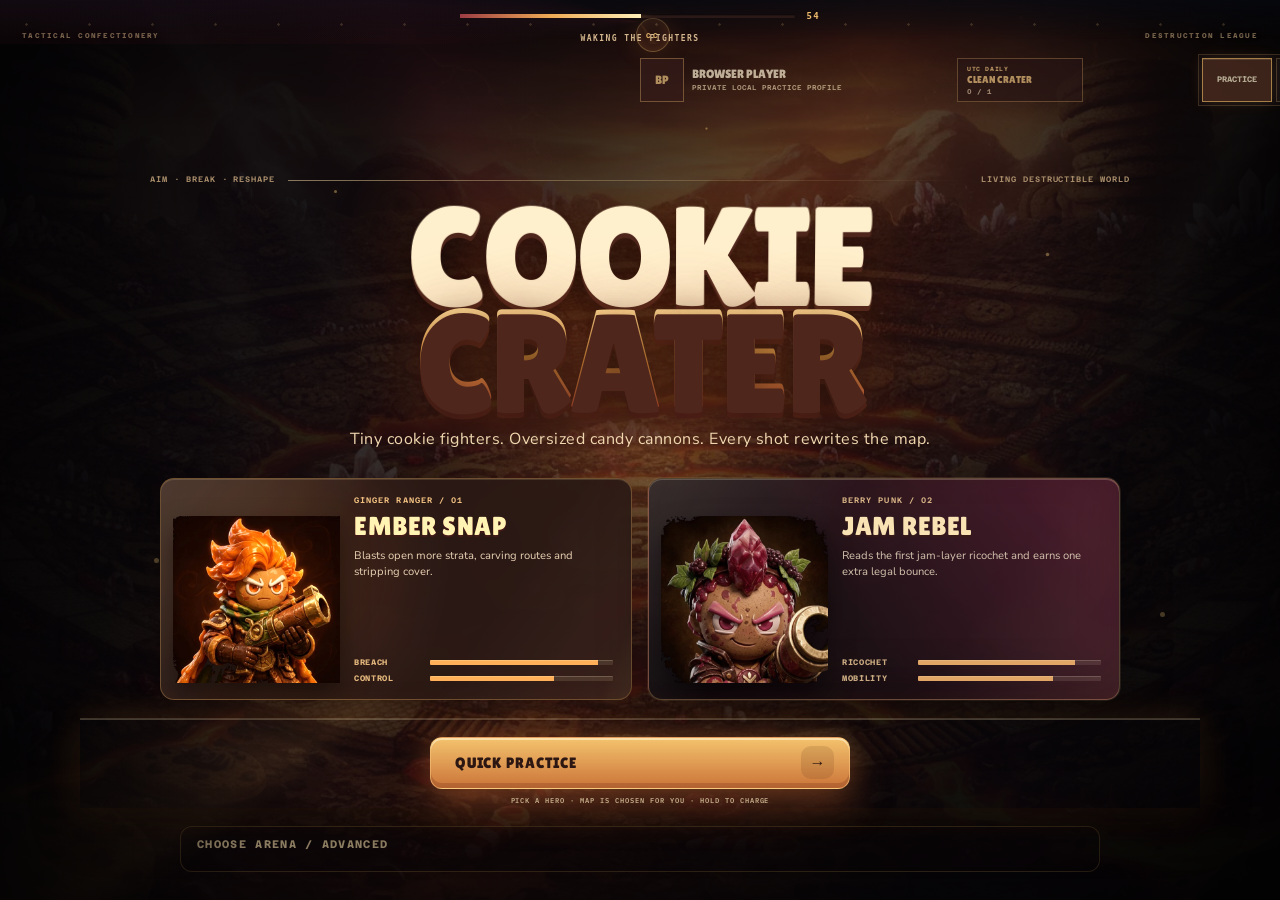
<file: index.html>
<!doctype html>
<html lang="en">
  <head>
    <meta charset="UTF-8" />
    <meta name="viewport" content="width=device-width, initial-scale=1.0" />
    <meta name="theme-color" content="#050a16" />
    <meta name="description" content="COOKIE CRATER — a tactical artillery duel on a destructible confectionery arena." />
    <meta name="referrer" content="no-referrer" />
    <title>COOKIE CRATER</title>
    <style>
      #bootstrap{position:fixed;left:0;right:0;top:0;z-index:40;display:grid;place-items:start center;padding:10px 16px 0;overflow:hidden;background:linear-gradient(180deg,rgba(7,10,18,.62),transparent 88%);color:#fff0cf;font:700 11px/1.4 ui-monospace,monospace;letter-spacing:.12em;pointer-events:none}
      #bootstrap[data-bootstrap-error]{inset:0;z-index:1000;place-items:center;padding:24px;background:radial-gradient(circle at 50% 55%,#4b241b 0,#17111a 28%,#070a12 66%);pointer-events:auto}
      #bootstrap::before,#bootstrap::after{content:"";position:absolute;inset:-25%;pointer-events:none}
      #bootstrap::before{background:conic-gradient(from 0deg,transparent 0 38%,rgba(239,157,70,.09) 41%,transparent 45% 72%,rgba(176,56,76,.08) 76%,transparent 80%);animation:boot-orbit 16s linear infinite}
      #bootstrap::after{background-image:radial-gradient(circle,#ffd58a 0 1px,transparent 1.5px);background-size:63px 71px;opacity:.16;animation:boot-drift 9s linear infinite}
      .boot-scene{position:relative;width:min(560px,82vw);display:grid;justify-items:center;text-align:center}
      .boot-sigil{position:relative;width:118px;height:118px;margin-bottom:18px;display:grid;place-items:center;border:1px solid rgba(255,214,142,.24);border-radius:50%;box-shadow:0 0 90px rgba(218,106,53,.2),inset 0 0 40px rgba(255,210,126,.08)}
      .boot-sigil::before{content:"";width:72px;height:72px;border-radius:44% 56% 47% 53%;background:radial-gradient(circle at 35% 28%,#ffcf77,#c66d32 50%,#6e2b25 72%);box-shadow:inset -8px -9px 0 rgba(68,20,20,.3),0 8px 22px rgba(0,0,0,.34);animation:boot-breathe 1.8s ease-in-out infinite}
      .boot-sigil::after{content:"";position:absolute;width:2px;height:78px;background:linear-gradient(transparent,#fff0c1 24%,#df6c45 60%,transparent);transform:rotate(24deg);filter:drop-shadow(0 0 8px #ff9c57);animation:boot-crack 1.8s ease-in-out infinite}
      .boot-title{display:block;font:900 clamp(34px,7vw,64px)/.82 ui-rounded,system-ui,sans-serif;letter-spacing:-.045em;text-shadow:0 4px #54251d,0 14px 34px rgba(0,0,0,.45)}
      .boot-title em{display:block;color:#e9a554;font-style:normal}
      .boot-promise{margin:14px 0 20px;color:#bda68a;font-size:9px;letter-spacing:.2em}
      .boot-meter{width:min(360px,72vw);display:grid;grid-template-columns:1fr auto;align-items:center;gap:12px}
      .boot-meter i{height:4px;overflow:hidden;background:#2d1b19;box-shadow:inset 0 1px 2px #050507}
      .boot-meter i::after{content:"";display:block;width:var(--boot-progress,8%);height:100%;background:linear-gradient(90deg,#9c3c43,#f0aa54,#fff0b8);box-shadow:0 0 18px #e39344;transition:width .18s ease}
      #bootstrap-label{margin-top:10px;color:#d4b78e;font-size:8px;letter-spacing:.18em}
      #bootstrap-progress{color:#f0bd6d;font-size:9px}
      #bootstrap:not([data-bootstrap-error]) .boot-sigil,
      #bootstrap:not([data-bootstrap-error]) .boot-title,
      #bootstrap:not([data-bootstrap-error]) .boot-promise{display:none}
      #bootstrap button{margin-top:18px;padding:12px 18px;border:1px solid #d69245;background:#2c1814;color:#fff0cf;font:inherit;cursor:pointer;pointer-events:auto}
      @keyframes boot-orbit{to{transform:rotate(1turn)}}
      @keyframes boot-drift{to{transform:translate3d(63px,71px,0)}}
      @keyframes boot-breathe{50%{transform:translateY(-3px) scale(1.04,.97);filter:brightness(1.12)}}
      @keyframes boot-crack{0%,100%{opacity:.46;transform:rotate(24deg) scaleY(.78)}48%{opacity:1;transform:rotate(24deg) scaleY(1.16)}}
      @media(prefers-reduced-motion:reduce){#bootstrap::before,#bootstrap::after,.boot-sigil::before,.boot-sigil::after{animation:none}}
    </style>
    <script src="https://telegram.org/js/telegram-web-app.js"></script>
    <script type="module" crossorigin src="/assets/index-BuHMCT3f.js"></script>
    <link rel="modulepreload" crossorigin href="/assets/Shader-CDog9Zo5.js">
    <link rel="modulepreload" crossorigin href="/assets/Filter-DRpGdykA.js">
    <link rel="modulepreload" crossorigin href="/assets/GCManagedHash-HRxxM8OA.js">
    <link rel="modulepreload" crossorigin href="/assets/RenderTargetSystem-CgWE_WO-.js">
    <link rel="modulepreload" crossorigin href="/assets/canvasUtils-C5G2o_Si.js">
    <link rel="modulepreload" crossorigin href="/assets/getTextureBatchBindGroup-BSBnkATY.js">
    <link rel="modulepreload" crossorigin href="/assets/GraphicsContext-DNmCGEAq.js">
    <link rel="modulepreload" crossorigin href="/assets/Cache-j2zzVEnr.js">
    <link rel="modulepreload" crossorigin href="/assets/getPo2TextureFromSource-CXLuyd-F.js">
    <link rel="modulepreload" crossorigin href="/assets/CanvasPool-DnkJDn_s.js">
    <link rel="stylesheet" crossorigin href="/assets/index-Bbvnq8WQ.css">
  </head>
  <body>
    <section id="bootstrap" role="status" aria-live="polite">
      <div class="boot-scene">
        <span class="boot-sigil" aria-hidden="true"></span>
        <strong class="boot-title">COOKIE <em>CRATER</em></strong>
        <span class="boot-promise">AIM · BREAK · RESHAPE THE WORLD</span>
        <span class="boot-meter"><i></i><output id="bootstrap-progress">08</output></span>
        <strong id="bootstrap-label">OPENING CRUMB VALLEY</strong>
        <button id="bootstrap-retry" type="button" hidden>RETRY</button>
      </div>
    </section>
    <div id="app"></div>
  </body>
</html>
</file>
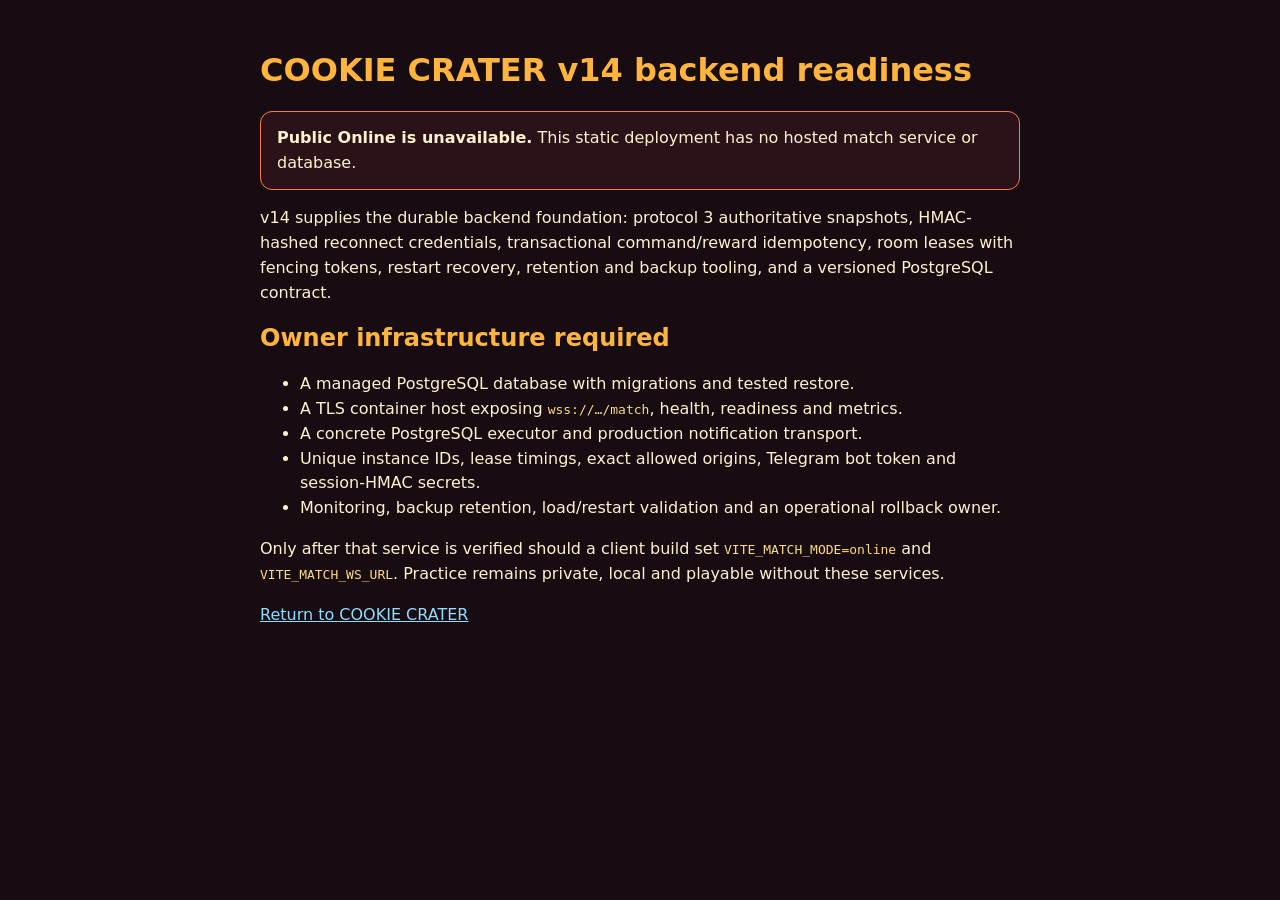
<file: backend-readiness.html>
<!doctype html>
<html lang="en">
<head>
  <meta charset="UTF-8">
  <meta name="viewport" content="width=device-width, initial-scale=1">
  <title>COOKIE CRATER · Backend Readiness</title>
  <style>
    :root { color-scheme: dark; font-family: system-ui, sans-serif; background: #170c12; color: #fff2cf; }
    body { margin: 0 auto; padding: 32px 20px 56px; max-width: 760px; line-height: 1.55; }
    h1, h2 { color: #ffb53d; line-height: 1.12; }
    code { color: #ffda80; }
    .status { border: 1px solid #fd7d3d; border-radius: 12px; padding: 14px 16px; background: #2b1118; }
    a { color: #8fddff; }
  </style>
</head>
<body>
  <h1>COOKIE CRATER v14 backend readiness</h1>
  <p class="status"><strong>Public Online is unavailable.</strong> This static deployment has no hosted match service or database.</p>
  <p>v14 supplies the durable backend foundation: protocol 3 authoritative snapshots, HMAC-hashed reconnect credentials, transactional command/reward idempotency, room leases with fencing tokens, restart recovery, retention and backup tooling, and a versioned PostgreSQL contract.</p>
  <h2>Owner infrastructure required</h2>
  <ul>
    <li>A managed PostgreSQL database with migrations and tested restore.</li>
    <li>A TLS container host exposing <code>wss://…/match</code>, health, readiness and metrics.</li>
    <li>A concrete PostgreSQL executor and production notification transport.</li>
    <li>Unique instance IDs, lease timings, exact allowed origins, Telegram bot token and session-HMAC secrets.</li>
    <li>Monitoring, backup retention, load/restart validation and an operational rollback owner.</li>
  </ul>
  <p>Only after that service is verified should a client build set <code>VITE_MATCH_MODE=online</code> and <code>VITE_MATCH_WS_URL</code>. Practice remains private, local and playable without these services.</p>
  <p><a href="/">Return to COOKIE CRATER</a></p>
</body>
</html>
</file>
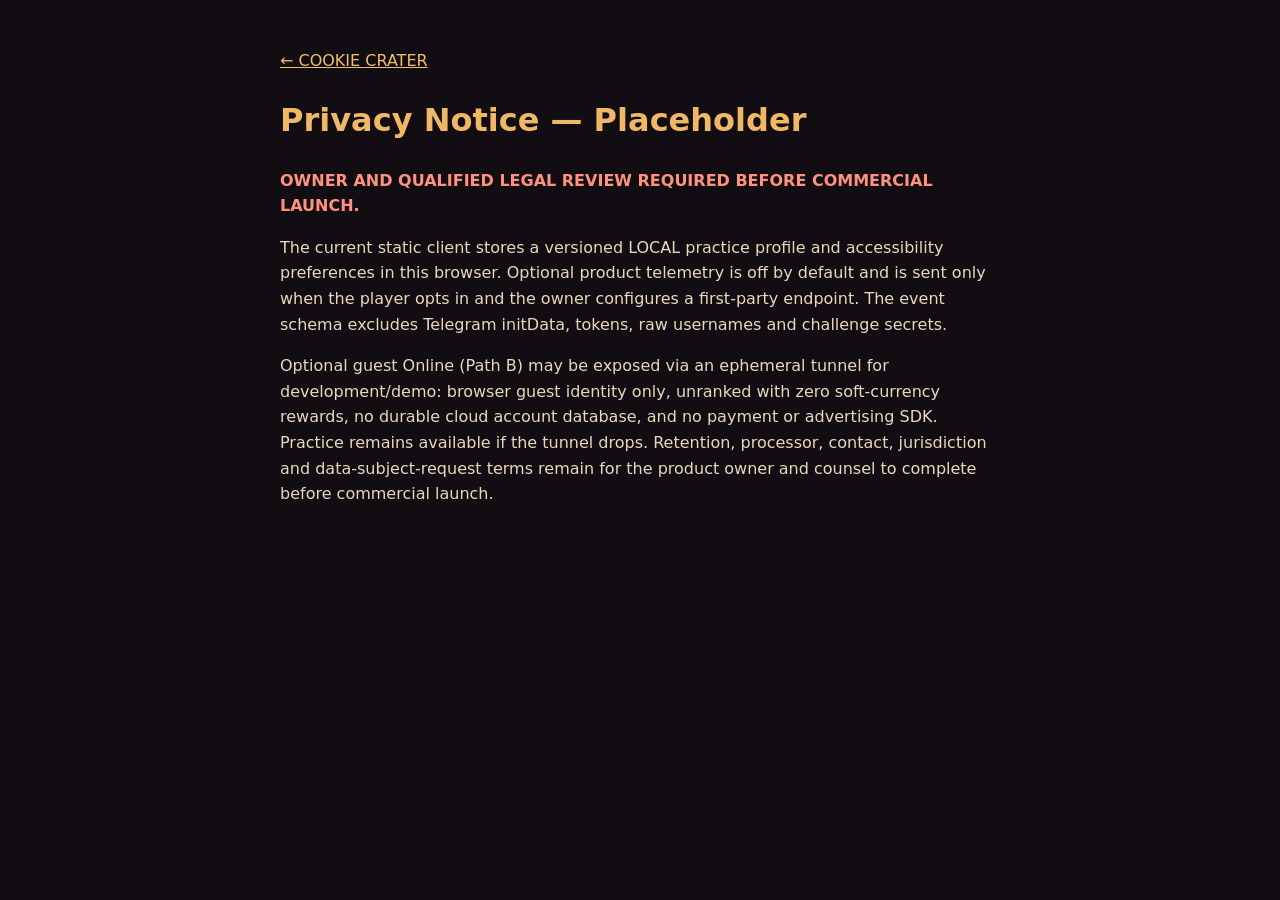
<file: privacy.html>
<!doctype html>
<html lang="en">
<head><meta charset="UTF-8"><meta name="viewport" content="width=device-width,initial-scale=1"><title>COOKIE CRATER — Privacy Placeholder</title><style>body{max-width:720px;margin:48px auto;padding:0 20px;background:#110d12;color:#ead8be;font:16px/1.6 system-ui}h1{color:#f0b866}strong{color:#ff927e}a{color:#efbd70}</style></head>
<body><a href="/">← COOKIE CRATER</a><h1>Privacy Notice — Placeholder</h1><p><strong>OWNER AND QUALIFIED LEGAL REVIEW REQUIRED BEFORE COMMERCIAL LAUNCH.</strong></p><p>The current static client stores a versioned LOCAL practice profile and accessibility preferences in this browser. Optional product telemetry is off by default and is sent only when the player opts in and the owner configures a first-party endpoint. The event schema excludes Telegram initData, tokens, raw usernames and challenge secrets.</p><p>Optional guest Online (Path B) may be exposed via an ephemeral tunnel for development/demo: browser guest identity only, unranked with zero soft-currency rewards, no durable cloud account database, and no payment or advertising SDK. Practice remains available if the tunnel drops. Retention, processor, contact, jurisdiction and data-subject-request terms remain for the product owner and counsel to complete before commercial launch.</p></body>
</html>
</file>
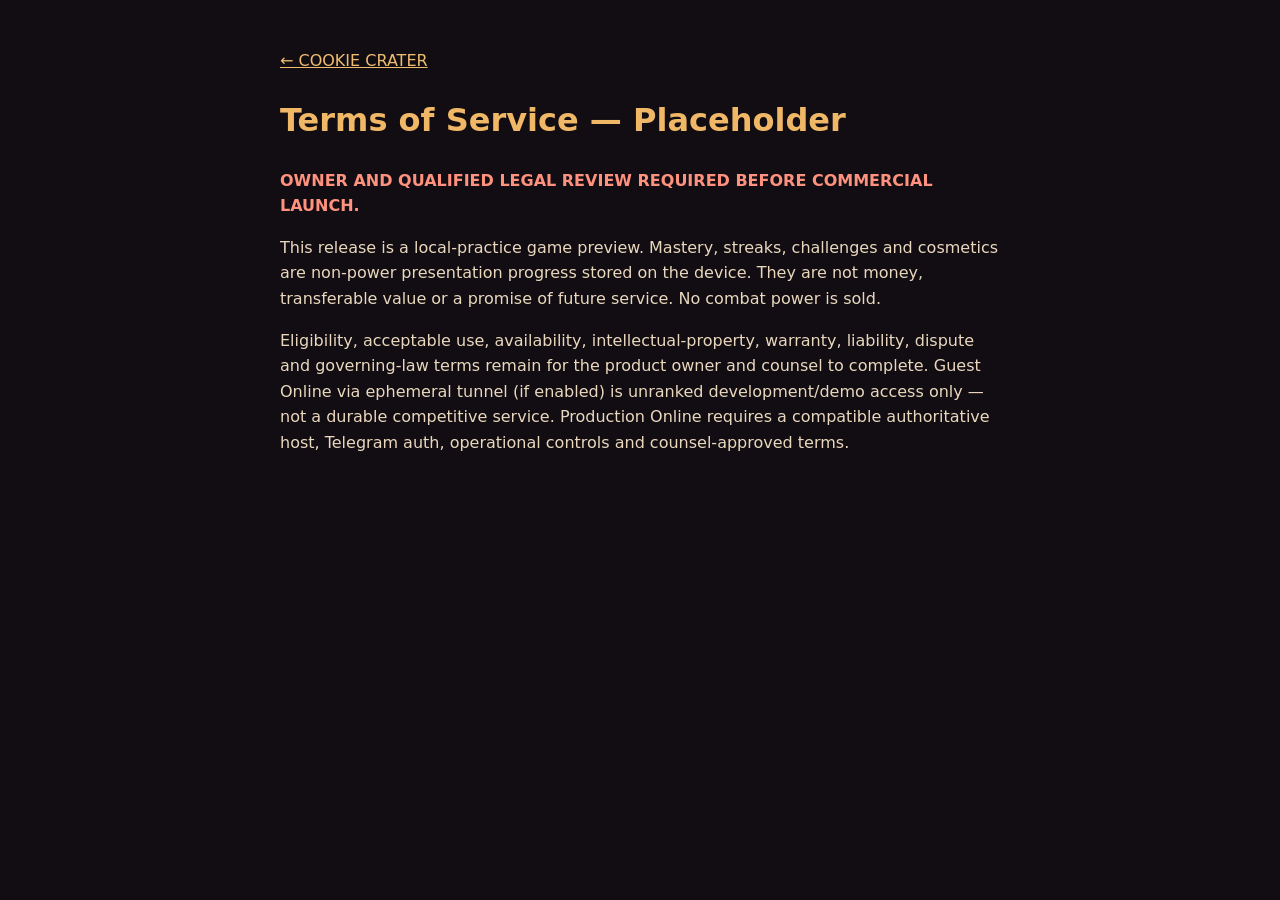
<file: terms.html>
<!doctype html>
<html lang="en">
<head><meta charset="UTF-8"><meta name="viewport" content="width=device-width,initial-scale=1"><title>COOKIE CRATER — Terms Placeholder</title><style>body{max-width:720px;margin:48px auto;padding:0 20px;background:#110d12;color:#ead8be;font:16px/1.6 system-ui}h1{color:#f0b866}strong{color:#ff927e}a{color:#efbd70}</style></head>
<body><a href="/">← COOKIE CRATER</a><h1>Terms of Service — Placeholder</h1><p><strong>OWNER AND QUALIFIED LEGAL REVIEW REQUIRED BEFORE COMMERCIAL LAUNCH.</strong></p><p>This release is a local-practice game preview. Mastery, streaks, challenges and cosmetics are non-power presentation progress stored on the device. They are not money, transferable value or a promise of future service. No combat power is sold.</p><p>Eligibility, acceptable use, availability, intellectual-property, warranty, liability, dispute and governing-law terms remain for the product owner and counsel to complete. Guest Online via ephemeral tunnel (if enabled) is unranked development/demo access only — not a durable competitive service. Production Online requires a compatible authoritative host, Telegram auth, operational controls and counsel-approved terms.</p></body>
</html>
</file>
<file: assets/index-Bbvnq8WQ.css>
@import "https://fonts.googleapis.com/css2?family=Azeret+Mono:wght@500;600;700&family=Bowlby+One+SC&family=Cormorant+Garamond:wght@600;700&family=IBM+Plex+Mono:wght@500;600;700&family=Lilita+One&family=Manrope:wght@600;700;800&family=Nunito+Sans:wght@600;700;800;900&display=swap";:root{--lightningcss-light: ;--lightningcss-dark:initial;color-scheme:dark;--ink:#fff6dc;--muted:#aeb7be;--navy:#071022;--panel:#080e19d1;--line:#ffeec22e;--cream:#ffe2a5;--caramel:#e69436;--coral:#ff654f;--jam:#ff4f8b;--mint:#8de5a4;--safe-top:0px;--safe-right:0px;--safe-bottom:0px;--safe-left:0px;font-synthesis:none;text-rendering:optimizelegibility;-webkit-font-smoothing:antialiased;font-family:Manrope,sans-serif}*{box-sizing:border-box}html,body,#app{background:#030712;width:100%;height:100%;margin:0;overflow:hidden}button,input{font:inherit}button{color:inherit}button:focus-visible,input:focus-visible,select:focus-visible,summary:focus-visible,a:focus-visible,[role=button]:focus-visible,[role=radio]:focus-visible{outline:2px solid var(--cream);outline-offset:3px}.skip-link{z-index:90;color:#fff0ce;letter-spacing:.08em;background:#1a120e;border:1px solid #ffd68e6b;padding:10px 14px;font:700 11px/1 Azeret Mono;text-decoration:none;position:absolute;top:12px;left:12px;transform:translateY(-160%)}.skip-link:focus,.skip-link:focus-visible{outline:2px solid var(--cream);outline-offset:3px;transform:none}.game-shell:not([data-phase=intro]) .skip-link{display:none}.game-shell{width:100%;height:100%;padding:var(--safe-top) var(--safe-right) var(--safe-bottom) var(--safe-left);background:#020611}.game-stage{isolation:isolate;width:100%;height:100%;position:relative;overflow:hidden}.canvas-host{position:absolute;inset:0}.canvas-host canvas{touch-action:none;width:100%;height:100%;display:block}.stage-grain{z-index:2;pointer-events:none;opacity:.16;mix-blend-mode:soft-light;background-image:url("data:image/svg+xml,%3Csvg viewBox='0 0 180 180' xmlns='http://www.w3.org/2000/svg'%3E%3Cfilter id='n'%3E%3CfeTurbulence type='fractalNoise' baseFrequency='.85' numOctaves='3' stitchTiles='stitch'/%3E%3C/filter%3E%3Crect width='100%25' height='100%25' filter='url(%23n)' opacity='.34'/%3E%3C/svg%3E");position:absolute;inset:0}.game-shell[data-phase=intro] .battle-top,.game-shell[data-phase=intro] .battle-controls,.game-shell[data-phase=intro] .wind-gauge,.game-shell[data-phase=duel] .battle-top,.game-shell[data-phase=duel] .battle-controls,.game-shell[data-phase=duel] .wind-gauge{opacity:0}.game-shell[data-phase=result] .battle-controls{opacity:0;pointer-events:none}.battle-top{z-index:6;top:max(14px, var(--safe-top));pointer-events:none;grid-template-columns:minmax(240px,1fr) auto minmax(240px,1fr);align-items:start;gap:22px;min-height:70px;display:grid;position:absolute;left:20px;right:20px}.fighter-card{border:1px solid var(--line);-webkit-backdrop-filter:blur(18px)saturate(145%);backdrop-filter:blur(18px)saturate(145%);background:linear-gradient(145deg,#ffffff14,#0000 35%),#050a14ad;border-radius:18px;grid-template-columns:50px minmax(100px,1fr) minmax(80px,160px) 32px;align-items:center;gap:11px;min-height:58px;padding:6px 10px 6px 7px;display:grid;box-shadow:inset 0 1px #ffffff24,0 16px 44px #00000038}.fighter-card--bot{grid-template-columns:32px minmax(80px,160px) minmax(100px,1fr) 50px}.fighter-copy{min-width:0}.fighter-copy small{color:#82909f;letter-spacing:.1em;margin-bottom:3px;font:600 8px/1 IBM Plex Mono;display:block}.fighter-copy strong{white-space:nowrap;font:700 clamp(11px,1vw,14px)/1 Manrope;display:block}.fighter-card--bot .fighter-copy{text-align:right}.health-track{background:#ffffff1a;border-radius:99px;height:7px;overflow:hidden}.health-track i{border-radius:inherit;background:linear-gradient(90deg,#77d989,#c9f18d);width:100%;height:100%;transition:width .5s;display:block}.fighter-card--bot .health-track i{background:linear-gradient(90deg,#ff9d6d,#ff4e64);margin-left:auto}.portrait{background:#cc843a;border:1px solid #ffffff3d;border-radius:50%;width:46px;height:46px;position:relative;overflow:hidden}.portrait:before,.portrait:after{content:none!important;display:none!important}.portrait--berry{background:#902c65}.turn-core{text-align:center;min-width:128px;padding-top:4px}.turn-core>small{color:#8f9dac;letter-spacing:.12em;font:600 8px/1 IBM Plex Mono;display:block}.turn-core>strong{color:var(--cream);letter-spacing:.06em;margin-top:6px;font:800 11px/1 Manrope;display:block}.turn-core>span{background:#040810d6;border-radius:50%;place-items:center;width:42px;height:42px;margin:7px auto 0;display:grid;position:relative}.turn-core i{--progress:360deg;background:conic-gradient(var(--cream) var(--progress), #ffffff1c 0);border-radius:50%;position:absolute;inset:0;-webkit-mask:radial-gradient(circle,#0000 56%,#000 58%);mask:radial-gradient(circle,#0000 56%,#000 58%)}.turn-core b{font:700 11px/1 IBM Plex Mono}.wind-gauge{z-index:5;border-left:2px solid var(--cream);color:#aeb9c4;letter-spacing:.08em;background:#050a1385;align-items:center;gap:8px;padding:8px 11px;font:600 9px/1 IBM Plex Mono;display:flex;position:absolute;top:105px;left:22px}.wind-gauge i{color:var(--cream);font-size:16px;font-style:normal}.wind-gauge strong{color:var(--ink)}.battle-controls{z-index:7;left:18px;right:18px;bottom:max(14px, var(--safe-bottom));grid-template-columns:minmax(400px,1fr) minmax(390px,.8fr) auto;align-items:end;gap:14px;transition:opacity .25s,transform .25s;display:grid;position:absolute}.weapon-dock,.aim-console{border:1px solid var(--line);-webkit-backdrop-filter:blur(20px)saturate(145%);backdrop-filter:blur(20px)saturate(145%);background:#040912c7;box-shadow:inset 0 1px #ffffff1a,0 18px 44px #00000040}.weapon-dock{grid-template-columns:90px repeat(4,1fr)}.move-pad{border-right:1px solid #ffbc5429;grid-template-columns:1fr 1fr;align-content:center;gap:3px;padding-right:6px;display:grid}.move-pad button{color:#ffd27b;cursor:pointer;background:linear-gradient(#49301d,#190e0c);border:1px solid #ffc35d3d;border-radius:8px;min-height:36px;font-size:20px}.move-pad button:disabled{opacity:.35}.move-pad .utility{color:#72efff;border-color:#46ddff80;font:800 11px/1 IBM Plex Mono,monospace;position:relative}.move-pad .utility sup{color:#fff148;font:800 7px/1 IBM Plex Mono,monospace;position:absolute;top:3px;right:4px}.move-pad small{text-align:center;color:#7f6c5d;grid-column:1/-1;font:700 6px/1 IBM Plex Mono}.weapon-dock{border-radius:17px;grid-template-columns:90px repeat(4,1fr);gap:6px;min-height:94px;padding:7px;display:grid}.weapon{text-align:left;cursor:pointer;background:0 0;border:1px solid #0000;border-radius:12px;grid-template-columns:42px 1fr;align-items:center;min-width:0;min-height:62px;padding:6px 22px 6px 7px;transition:all .2s;display:grid;position:relative}.weapon.is-banned{opacity:.35;filter:grayscale(.55)}.weapon:hover:not(:disabled),.weapon.is-active{background:linear-gradient(145deg,#ffe2a526,#ffffff06);border-color:#ffe2a54f}.weapon:disabled{opacity:.48;cursor:not-allowed}.weapon>b{text-overflow:ellipsis;font:700 9px/1 IBM Plex Mono;overflow:hidden}.weapon>small{color:#768494;font:600 7px/1 IBM Plex Mono;position:absolute;top:7px;right:7px}.weapon-glyph{background:#182638;border-radius:9px;place-items:center;width:34px;height:34px;display:grid;position:relative}.weapon-glyph i{border:2px solid var(--cream);border-radius:7px 2px 2px 7px;width:18px;height:8px;transform:rotate(-20deg)}.weapon-glyph--2{background:#42251c}.weapon-glyph--2 i{border-color:#ff8d55;border-radius:2px;transform:rotate(-20deg)skew(-18deg)}.weapon-glyph--3{background:#3c1e2b}.weapon-glyph--3 i{border-color:#ff6b64;border-radius:50%;width:18px;height:18px;box-shadow:8px -4px 0 -5px #ff6b64}.weapon-glyph--4{background:#401a38}.weapon-glyph--4 i{border-color:#ff5b9c;border-radius:4px;width:17px;height:17px;transform:rotate(45deg)}.aim-console{border-radius:17px;grid-template-columns:1fr 1fr 94px;align-items:center;gap:14px;min-height:78px;padding:12px;display:grid}.aim-console label{color:#93a0ad;letter-spacing:.08em;grid-template-columns:1fr auto;gap:7px;min-width:0;font:600 8px/1 IBM Plex Mono;display:grid}.aim-console output{color:var(--ink);font-size:10px}.aim-console input{width:100%;height:15px;accent-color:var(--cream);cursor:ew-resize;grid-column:1/-1;margin:0}.fire-button{cursor:pointer;color:#fff;background:linear-gradient(#ff7659,#ed493e);border:1px solid #fff7dc8c;border-radius:12px;min-height:54px;box-shadow:inset 0 1px #ffffff8c,inset 0 -5px #82201f38,0 8px 25px #ff53413b}.fire-button span{letter-spacing:.04em;font:400 18px/1 Bowlby One SC;display:block}.fire-button small{opacity:.7;margin-top:4px;font:600 7px/1 IBM Plex Mono;display:block}.fire-button:disabled{filter:saturate(.2);opacity:.5;cursor:not-allowed}.sound-button{border:1px solid var(--line);color:#9ca8b3;cursor:pointer;background:#050a12b8;border-radius:10px;min-height:42px;padding:0 12px;font:600 8px/1 IBM Plex Mono}.impact-banner{z-index:8;text-align:center;opacity:0;pointer-events:none;background:linear-gradient(90deg,#0000,#070d18d6 18% 82%,#0000);border-top:1px solid #ffe2a599;border-bottom:1px solid #ffe2a559;min-width:240px;padding:12px 24px;transition:all .22s;position:absolute;top:22%;left:50%;transform:translate(-50%,-18px)scale(.9)}.impact-banner.is-visible{opacity:1;transform:translate(-50%)scale(1)}.impact-banner small{color:#b1bbc2;letter-spacing:.18em;font:600 7px/1 IBM Plex Mono;display:block}.impact-banner strong{color:var(--cream);margin-top:5px;font:400 21px/1 Bowlby One SC;display:block}.intro-panel,.result-panel{z-index:20;background:radial-gradient(circle,#1c405c4d,#0000 40%),linear-gradient(90deg,#02050df5,#030812c7 50%,#02050df5);flex-direction:column;justify-content:center;align-items:center;padding:24px;transition:opacity .55s,visibility .55s;display:flex;position:absolute;inset:0;overflow:auto}.intro-panel:before{content:"";aspect-ratio:1.8;pointer-events:none;border:1px solid #ffe2a521;border-radius:50%;width:min(68vw,880px);position:absolute;box-shadow:inset 0 0 100px #ffab4a0d,0 0 120px #19497033}.intro-kicker{color:#8e9ba7;letter-spacing:.12em;align-items:center;gap:13px;width:min(680px,90vw);font:600 8px/1 IBM Plex Mono;display:flex}.intro-kicker i{background:linear-gradient(90deg,#ffe2a580,#0000);flex:1;height:1px}.intro-panel h1{text-align:center;color:var(--ink);letter-spacing:-.06em;text-shadow:0 12px 50px #00000073;margin:16px 0 8px;font:400 clamp(62px,10vw,138px)/.74 Bowlby One SC;position:relative}.intro-panel h1 em{color:var(--coral);font-style:normal}.intro-panel>p{text-align:center;color:#aeb8c0;max-width:620px;margin:14px 0 22px;font-size:13px;line-height:1.55;position:relative}.hero-select{grid-template-columns:1fr 1fr;gap:10px;width:min(650px,92vw);display:grid;position:relative}.hero-choice{text-align:left;cursor:pointer;background:#ffffff09;border:1px solid #ffffff1f;border-radius:16px;min-height:116px;padding:13px 14px 13px 93px;position:relative;overflow:hidden}.hero-choice>small{color:#8f9aa5;letter-spacing:.09em;font:600 7px/1 IBM Plex Mono;display:block}.hero-choice>strong{color:var(--cream);margin:9px 0 6px;font:800 13px/1 Manrope;display:block}.hero-choice>p{color:#9ba6af;margin:0;font-size:10px;line-height:1.4}.hero-cookie{width:60px;height:60px;box-shadow:none;background:0 0;border-radius:0;position:absolute;top:21px;left:17px}.hero-cookie:before,.hero-cookie:after,.hero-cookie i{content:none!important;display:none!important}.start-button{color:#fff;cursor:pointer;background:linear-gradient(#ff7658,#ed493d);border:1px solid #ffffff8c;border-radius:14px;justify-content:space-between;align-items:center;width:min(330px,86vw);min-height:54px;margin-top:18px;padding:0 15px 0 24px;display:flex;position:relative;box-shadow:inset 0 1px #fff9,inset 0 -5px #74191833,0 17px 44px #ff4e3a33}.start-button span{letter-spacing:.05em;font:400 13px/1 Bowlby One SC}.start-button i{background:#ffffff29;border-radius:10px;place-items:center;width:33px;height:33px;font-style:normal;display:grid}.start-button:hover{filter:brightness(1.07);transform:translateY(-2px)}.intro-note{color:#697785;letter-spacing:.08em;margin-top:12px;font:600 7px/1 IBM Plex Mono}.result-panel{opacity:0;visibility:hidden;pointer-events:none;background:radial-gradient(circle at 72% 48%,#7e302847,#0000 34%),radial-gradient(circle at 34% 46%,#9b5e3024,#0000 32%),linear-gradient(100deg,#090b14 0%,#11101a 54%,#1b0d11 100%);overflow:hidden auto}.result-panel.is-visible{opacity:1;visibility:visible;pointer-events:auto}.pause-panel{z-index:40;-webkit-backdrop-filter:blur(10px);backdrop-filter:blur(10px);opacity:0;visibility:hidden;pointer-events:none;transition:opacity var(--motion-panel) var(--ease-out);background:#07080edb;flex-direction:column;justify-content:center;align-items:center;padding:24px;display:flex;position:absolute;inset:0}.pause-panel.is-visible{opacity:1;visibility:visible;pointer-events:auto}.pause-panel>small{color:#d19b5d;letter-spacing:.16em;font:700 7px/1 Azeret Mono}.pause-panel h2{color:#fff0cf;margin:10px 0 6px;font:400 clamp(38px,7vw,76px)/.9 Lilita One}.pause-panel p{color:#b9a891;text-align:center;max-width:440px;margin:0;font-size:12px}.pause-actions{flex-direction:column;align-items:center;gap:0;width:min(420px,92vw);margin-top:4px;display:flex}.result-menu{margin-top:14px}@media (height<=560px){.pause-panel{justify-content:flex-start;padding:12px;overflow-y:auto}.pause-panel h2{margin:6px 0 4px;font-size:clamp(28px,9vh,48px)}.pause-panel p{display:none}.tutorial-replay{min-height:40px;margin-top:8px}}.result-art{opacity:.9;filter:drop-shadow(0 30px 30px #00000080);background:bottom/contain no-repeat;width:min(38vw,520px);height:82vh;position:absolute;bottom:-3vh;right:5vw}.result-art--ember{background-image:url(/assets/ember-portrait-CUfRs0rF.webp)}.result-art--berry{background-image:url(/assets/jam-portrait-DNkVcE35.webp)}.result-panel>:not(.result-art){z-index:1;position:relative;transform:translate(-12vw)}.result-panel>small{color:var(--cream);letter-spacing:.18em;font:600 9px/1 IBM Plex Mono}.result-panel h2{text-align:center;color:var(--ink);margin:16px 0 10px;font:600 clamp(62px,9vw,116px)/.78 Cormorant Garamond,serif}.result-panel>p{color:#aab5be;margin:0;font-size:14px}.result-stats{gap:8px;margin-top:24px;display:flex}.result-stats span{border:1px solid var(--line);color:#8d99a4;text-align:center;background:#ffffff09;min-width:100px;padding:11px 15px;font:600 8px/1 IBM Plex Mono}.result-stats b{color:var(--cream);margin-bottom:7px;font:700 24px/1 Cormorant Garamond,serif;display:block}.practice-reward{text-align:center;background:linear-gradient(90deg,#0000,#2e1812b8,#0000);border-top:1px solid #d692458c;border-bottom:1px solid #d6924547;width:min(360px,72vw);margin:12px auto 0;padding:9px 14px}.practice-reward small,.practice-reward span{color:#a98a68;letter-spacing:.12em;font:600 6px/1 Azeret Mono;display:block}.practice-reward b{color:#f1c36e;text-shadow:0 2px #4b2118;margin:5px 0 4px;font:400 20px/1 Lilita One;display:block}@media (width<=900px),(height<=560px){.battle-top{grid-template-columns:1fr 92px 1fr;gap:7px;top:8px;left:8px;right:8px}.fighter-card{border-radius:13px;grid-template-columns:38px 1fr 72px 25px;gap:6px;min-height:48px;padding:4px 7px 4px 4px}.fighter-card--bot{grid-template-columns:25px 72px 1fr 38px}.portrait{width:36px;height:36px}.portrait:before,.portrait:after{content:none!important;display:none!important}.fighter-copy small{display:none}.fighter-copy strong{font-size:9px}.health-track{height:5px}.turn-core{min-width:82px}.turn-core>span{width:32px;height:32px;margin-top:4px}.turn-core>strong{margin-top:4px;font-size:8px}.turn-core>small{font-size:6px}.wind-gauge{padding:6px 8px;font-size:7px;top:67px;left:9px}.battle-controls{grid-template-columns:1fr minmax(300px,.95fr);gap:6px;bottom:6px;left:7px;right:7px}.weapon-dock{border-radius:12px;grid-template-columns:58px repeat(4,1fr);min-height:70px;padding:4px}.move-pad{padding-right:3px}.move-pad button{min-height:25px;padding:0;font-size:14px}.weapon{justify-content:center;min-height:50px;padding:3px;display:flex}.weapon-glyph{width:36px;height:36px}.weapon>b{display:none}.weapon>small{font-size:6px;top:4px;right:4px}.aim-console{border-radius:12px;grid-template-columns:1fr 1fr 77px;gap:8px;min-height:60px;padding:7px}.fire-button{border-radius:9px;min-height:45px}.fire-button span{font-size:14px}.sound-button{display:none}.intro-panel{justify-content:flex-start;padding:10px}.intro-kicker{margin-top:8px}.intro-panel h1{margin:10px 0 2px;font-size:clamp(48px,15vh,86px)}.intro-panel>p{max-width:560px;margin:8px 0 10px;font-size:10px}.hero-select{width:min(590px,88vw)}.hero-choice{min-height:86px;padding:10px 10px 8px 76px}.hero-cookie{width:48px;height:48px;top:17px;left:14px}.hero-cookie:before,.hero-cookie:after,.hero-cookie i{content:none!important;display:none!important}.hero-choice>strong{margin:6px 0 4px;font-size:11px}.hero-choice>p{font-size:8px}.start-button{min-height:44px;margin-top:9px}.intro-note{margin-top:7px}}@media (orientation:portrait){.game-stage:after{content:"ROTATE DEVICE";z-index:30;color:var(--cream);letter-spacing:.05em;background:#050a16;place-items:center;font:400 18px/1 Bowlby One SC;display:grid;position:absolute;inset:0}}@media (prefers-reduced-motion:reduce){*,:before,:after{transition-duration:.01ms!important;animation-duration:.01ms!important}}.fighter-card{background:linear-gradient(#ffd6891a,#0000 34%),linear-gradient(90deg,#25110df0,#0d0709e6);border-color:#ffc15c47;border-radius:12px;box-shadow:inset 0 1px #ffe0a630,inset 0 -2px #41160d99,0 10px 30px #00000047}.health-track{background:#160c0d;border:2px solid #00000057;height:9px;box-shadow:inset 0 2px 4px #000000a6}.fighter-card--bot .health-track i{background:linear-gradient(#ff775d,#d93645)}.turn-core>span{background:linear-gradient(#3b1e13,#170b09);border:2px solid #6f3a1e;box-shadow:inset 0 1px #c88742,0 5px 13px #0006}.weapon-glyph{background:linear-gradient(145deg,#49301d,#190e0c);border:1px solid #ffc35d3d}.aim-console{grid-template-columns:1fr 1fr 88px}.fire-button{background:radial-gradient(circle at 38% 24%,#ff9c49,#e84624 52%,#9c211a 78%);border:4px solid #8b3a1e;border-radius:50%;justify-self:center;width:78px;height:78px;min-height:78px;box-shadow:inset 0 2px 2px #ffffff8c,inset 0 -7px 11px #59100d8c,0 0 0 3px #3c1a10,0 9px 22px #ff46233d}.fire-button span{font-size:14px}.fire-button:hover:not(:disabled){transform:translateY(-2px)scale(1.035)}.turn-sequence{z-index:6;-webkit-backdrop-filter:blur(14px);backdrop-filter:blur(14px);background:#140908c2;border:1px solid #ffbe5b33;border-radius:12px;gap:3px;margin:0;padding:5px;list-style:none;display:flex;position:absolute;bottom:108px;left:50%;transform:translate(-50%);box-shadow:inset 0 1px #ffdc961c}.turn-sequence li{color:#786c63;border:1px solid #0000;border-radius:8px;justify-content:center;align-items:center;gap:6px;min-width:58px;height:35px;padding:0 7px;font:700 7px/1 IBM Plex Mono;transition:all .18s;display:flex}.turn-sequence b{background:#ffffff0f;border-radius:50%;place-items:center;width:17px;height:17px;font-size:7px;display:grid}.intro-panel:before{aspect-ratio:auto;width:auto;box-shadow:none;background:radial-gradient(circle at 50% 42%,#0000 0 20%,#05020466 78%);border:0;border-radius:0;inset:0}.intro-kicker{color:#b99464;width:min(980px,94vw);margin-top:18px;position:relative}.intro-panel h1{text-shadow:0 4px #4e1c13,0 18px 40px #0000008c;margin:18px 0 5px;font-size:clamp(42px,5.8vw,82px);line-height:.82}.intro-panel>p{color:#d1bfa8;margin:8px 0 14px}.hero-select{gap:14px;width:min(900px,94vw)}.hero-choice{background:linear-gradient(145deg,#ffc7631c,#0000 42%),#1d0d0ad4;border-color:#ffbc563d;border-radius:12px;min-height:260px;padding:28px 20px 20px 218px;box-shadow:inset 0 1px #ffdc9226,0 18px 50px #00000047}.hero-choice:hover,.hero-choice.is-active{background:radial-gradient(circle at 25% 40%,#ff892b26,#0000 48%),#28110be6;border-color:#d7933b;box-shadow:inset 0 1px #ffe5ad3d,0 0 0 2px #ff9e361f,0 22px 54px #00000061}.hero-choice>strong{color:#ffe0a2;margin:12px 0 9px;font:400 23px/1 Bowlby One SC}.hero-choice>p{color:#c4ad99;font-size:11px;line-height:1.5}.hero-cookie{width:202px;height:auto;box-shadow:none;filter:drop-shadow(0 18px 16px #00000080);background:bottom/contain no-repeat;border-radius:0;top:4px;bottom:4px;left:8px}.hero-cookie:before,.hero-cookie:after,.hero-cookie i{display:none}.hero-cookie--ember{background-image:url(/assets/ember-portrait-CUfRs0rF.webp)}.hero-cookie--berry{background-image:url(/assets/jam-portrait-DNkVcE35.webp)}.hero-stats{gap:7px;margin-top:17px;display:grid}.hero-stats i{color:#9c816b;grid-template-columns:68px 1fr;align-items:center;font:700 7px/1 IBM Plex Mono;display:grid;position:relative}.hero-stats i:after{content:"";background:linear-gradient(90deg, #f0a33b var(--value), #ffffff17 var(--value));border-radius:5px;height:4px}.intro-panel .start-button{color:#35180d;background:linear-gradient(#f1c56c,#c98d37);border-color:#d5a04f;border-radius:9px;width:min(390px,86vw);box-shadow:inset 0 2px #ffffff8c,inset 0 -4px #642f1038,0 16px 38px #00000052}.intro-panel .start-button i{background:#471f0c21}.duel-panel{z-index:19;visibility:hidden;opacity:0;pointer-events:none;background:radial-gradient(circle,#672d1433,#0000 28%),linear-gradient(90deg,#070204f7,#130808cc,#070204f7);grid-template-columns:1fr auto 1fr;align-items:center;gap:3vw;padding:26px 8vw;transition:opacity .25s;display:grid;position:absolute;inset:0}.duel-panel.is-visible{visibility:visible;opacity:1}.duel-side{flex-direction:column;justify-content:flex-end;align-items:center;height:min(70vh,560px);display:flex}.duel-art{filter:drop-shadow(0 28px 24px #0000008c);background:bottom/contain no-repeat;flex:1;width:min(28vw,350px);min-height:0}.duel-art--ember{background-image:url(/assets/ember-portrait-CUfRs0rF.webp)}.duel-art--berry{background-image:url(/assets/jam-portrait-DNkVcE35.webp)}.duel-side--player .duel-art{transform:scaleX(-1)}.duel-side small{color:#a78252;letter-spacing:.16em;font:700 8px/1 IBM Plex Mono}.duel-side strong{color:#ffe0a2;margin-top:8px;font:700 clamp(18px,2.2vw,32px)/1 Cormorant Garamond,serif}.duel-versus{text-align:center;flex-direction:column;align-items:center;display:flex}.duel-versus small,.duel-versus span{color:#a78252;letter-spacing:.12em;font:700 7px/1 IBM Plex Mono}.duel-versus i{color:#d9b779;letter-spacing:.08em;white-space:nowrap;margin-top:9px;font:600 6px/1 Azeret Mono}.duel-versus b{color:#ffd784;background:radial-gradient(circle at 35% 25%,#6b2d16,#1a0908 68%);border:3px solid #a76325;border-radius:50%;place-items:center;width:96px;height:96px;margin:16px 0;font:700 31px/1 Cormorant Garamond,serif;display:grid;box-shadow:inset 0 2px #ffde9f4d,0 0 55px #ff661f2e}@media (width<=900px),(height<=560px){.intro-kicker{margin-top:7px}.intro-panel h1{margin:7px 0 0;font-size:clamp(37px,12vh,57px)}.intro-panel>p{margin:4px 0 7px;font-size:9px}.hero-select{gap:8px;width:min(760px,94vw)}.hero-choice{min-height:176px;padding:16px 10px 10px 150px}.hero-cookie{width:145px;left:2px}.hero-choice>strong{margin:7px 0 5px;font-size:15px}.hero-choice>p{font-size:8px}.hero-stats{gap:4px;margin-top:8px}.hero-stats i{grid-template-columns:52px 1fr;font-size:6px}.intro-panel .start-button{min-height:42px}.turn-sequence{bottom:75px}.turn-sequence li{min-width:42px;height:27px;padding:0 4px}.turn-sequence span{display:none}.fire-button{border-width:2px;width:48px;height:48px;min-height:48px}.fire-button span{font-size:9px}.fire-button small{display:none}.aim-console{grid-template-columns:1fr 1fr 53px}.duel-panel{padding:8px 8vw}.duel-side{height:82vh}.duel-art{width:27vw}.duel-versus b{width:64px;height:64px;margin:8px 0;font-size:22px}.duel-side strong{margin-top:4px;font-size:16px}.result-art{width:34vw;height:88vh;right:1vw}.result-panel>:not(.result-art){transform:translate(-15vw)}}:root{--panel:#070a1fe6;--line:#4ddaff4d;--cream:#fff17a;--coral:#ff4d8f}.game-stage{background:#07113a}.stage-grain{opacity:.15;background-image:radial-gradient(circle at 16% 30%,#ff3d9d47,#0000 24%),radial-gradient(circle at 82% 16%,#ff84223d,#0000 22%)}.fighter-card{background:linear-gradient(105deg,#3a0734f2,#090b26e8);border-color:#e13a9b;box-shadow:inset 0 1px #ffffff2e,0 0 0 2px #ee309e1f,0 10px 30px #06021859}.fighter-card--bot{background:linear-gradient(255deg,#4a1907f5,#090b26e8);border-color:#ff8c22;box-shadow:inset 0 1px #ffffff2e,0 0 0 2px #ff8c2221,0 10px 30px #06021859}.portrait{background-color:#171043;background-position:50% 18%;background-repeat:no-repeat;background-size:125%;border-color:#ffffff3d}.portrait span{display:none}.health-track{background:#08091d;border-color:#02030fb3}.health-track i{background:linear-gradient(90deg,#eeff37,#79e739);box-shadow:0 0 10px #aeff2b6b}.turn-core>span{background:radial-gradient(circle at 38% 28%,#60400d,#100a29 66%);border-color:#ff9a2e;box-shadow:inset 0 1px #fff276,0 0 18px #ff771b42}.wind-gauge{color:#8cecff;background:#050a23d1;border-color:#46ddff}.weapon-dock,.aim-console{background:linear-gradient(#375cbe21,#0000 34%),#05081deb;border-color:#52daff66;box-shadow:inset 0 1px #89e7ff30,0 18px 44px #00001470}.fighter-card.is-active{animation:1.8s ease-in-out infinite active-team-breathe;transform:translateY(2px);box-shadow:inset 0 1px #ffecc233,inset 0 -3px #1207076b,0 0 0 2px #e8aa5333,0 10px 28px #15090861}.fighter-card--bot.is-active{box-shadow:inset 0 1px #ffecc22e,0 0 0 2px #be445733,0 10px 28px #15090861}@keyframes active-team-breathe{0%,to{filter:brightness()}50%{filter:brightness(1.1)}}.weapon{border-color:#5b5eb052}.weapon-glyph{background:linear-gradient(145deg,#20295a,#0a0d2c);border-color:#5be2ff61}.move-pad{border-right-color:#44daff47}.move-pad button{color:#fff15a;background:linear-gradient(#49335e,#14103a);border-color:#f2b52d}.move-pad button:hover:not(:disabled){background:#38144c;border-color:#ff4ca7}.range-input input::-webkit-slider-thumb{background:#fff148;box-shadow:0 0 0 3px #ff5f27,0 0 14px #fff14870}.fire-button{background:radial-gradient(circle at 36% 24%,#fff65c,#ff7a1f 48%,#ec255e 78%);border-color:#ffe43d;box-shadow:inset 0 2px 2px #ffffffb8,inset 0 -7px 11px #800c496b,0 0 0 3px #36206f,0 0 0 6px #42e1ff6b,0 9px 24px #ff358857}.fire-button:hover:not(:disabled){filter:saturate(1.22)brightness(1.08)}.turn-sequence{background:#080723d1;border-color:#56d5ff57;box-shadow:inset 0 1px #8fe2ff29,0 8px 24px #0000154d}.impact-banner{background:linear-gradient(110deg,#48094df0,#0b0f36f0);border-color:#fff052;box-shadow:0 0 0 3px #ff329a38,0 18px 55px #0006}.impact-banner small{color:#57e5ff}.impact-banner strong{color:#fff159;text-shadow:2px 2px #e8308e}.chain-meter{z-index:7;color:#fff06a;opacity:0;pointer-events:none;background:linear-gradient(120deg,#550f66f0,#0d0f37f0);border:2px solid #ff3f9f;border-radius:10px;align-items:center;gap:8px;padding:7px 11px 7px 8px;transition:all .18s cubic-bezier(.2,.9,.2,1.2);display:flex;position:absolute;top:116px;left:14px;transform:translate(-18px)rotate(-2deg);box-shadow:3px 4px #261153,0 0 18px #ff319a3d}.chain-meter.is-visible{opacity:1;transform:translate(0)rotate(-2deg)}.chain-meter b{color:#fff;text-shadow:2px 2px #ff3d9d;font:400 21px/1 Bowlby One SC}.chain-meter span{letter-spacing:.04em;font:400 9px/1 Bowlby One SC}.hero-choice{background:linear-gradient(145deg,#2a2067d6,#0d0828e8);border-color:#4edaff59}.hero-choice:first-child:hover,.hero-choice:first-child.is-active{background:radial-gradient(circle at 25% 40%,#ff7e1e42,#0000 48%),#160a2ef0;border-color:#ff982b}.hero-choice:last-child:hover,.hero-choice:last-child.is-active{background:radial-gradient(circle at 25% 40%,#ff2d9742,#0000 48%),#160a2ef0;border-color:#ff3c9e}.intro-panel .start-button{color:#24103f;background:linear-gradient(105deg,#ffdb32,#ff7e22 54%,#ff3a91);border-color:#fff052;box-shadow:inset 0 2px #fff9,0 0 0 3px #56e1ff40,0 16px 38px #0f032a61}@media (width<=900px),(height<=560px){.chain-meter{padding:4px 7px;top:75px;left:7px}.chain-meter b{font-size:14px}.chain-meter span{font-size:6px}}:root{--ink:#fff0cf;--muted:#b9a891;--panel:#231411eb;--line:#ffd28e40;--cream:#f4c875;--caramel:#c97932;--coral:#db5d3f;--jam:#bd3659;--mint:#8abf73;--color-background:#111827;--color-surface:#231411;--color-surface-elevated:#342019;--color-text:#fff0cf;--color-text-muted:#b9a891;--color-interactive:#d69245;--color-focus:#ffe3a1;--color-success:#8abf73;--color-danger:#d7534d;--space-1:4px;--space-2:8px;--space-3:12px;--space-4:16px;--space-6:24px;--radius-sm:8px;--radius-md:14px;--radius-lg:22px;--touch-target:44px;--motion-instant:90ms;--motion-micro:.18s;--motion-panel:.32s;--ease-out:cubic-bezier(.2,.8,.2,1);font-family:Nunito Sans,sans-serif}html,body,#app,.game-shell,.game-stage{background:#111827}.stage-grain{opacity:.12;mix-blend-mode:overlay;background-image:url("data:image/svg+xml,%3Csvg viewBox='0 0 180 180' xmlns='http://www.w3.org/2000/svg'%3E%3Cfilter id='n'%3E%3CfeTurbulence type='fractalNoise' baseFrequency='.72' numOctaves='3' stitchTiles='stitch'/%3E%3C/filter%3E%3Crect width='100%25' height='100%25' filter='url(%23n)' opacity='.44'/%3E%3C/svg%3E")}.battle-top{top:max(10px, var(--safe-top));grid-template-columns:minmax(240px,324px) 1fr minmax(240px,324px);align-items:start;gap:12px;min-height:58px;left:14px;right:14px}.fighter-card{-webkit-backdrop-filter:blur(8px);backdrop-filter:blur(8px);background:linear-gradient(#ffdca517,#0000 38%),linear-gradient(90deg,#3a1917f5,#1d1212eb);border:1px solid #ffcd7e57;border-radius:7px;grid-template-columns:40px 1fr minmax(60px,106px) 28px;gap:8px;min-height:52px;padding:5px 9px 5px 6px;box-shadow:inset 0 1px #ffecc229,inset 0 -3px #1207076b,0 8px 24px #15090847}.fighter-card--bot{background:linear-gradient(#ffdca517,#0000 38%),linear-gradient(270deg,#462212f5,#1d1212eb);grid-template-columns:28px minmax(60px,106px) 1fr 40px;justify-self:end}.portrait{background-color:#38221c;border-color:#ffd99770;border-radius:6px;width:38px;height:38px}.portrait:before,.portrait:after{display:none}.fighter-copy small{color:#b5946f;letter-spacing:.08em;margin-bottom:4px;font:600 7px/1 Azeret Mono}.fighter-copy strong{color:#fff0cf;letter-spacing:.02em;font:900 12px/1 Nunito Sans}.unit-pips{gap:3px;margin-top:5px;display:flex}.fighter-card--bot .unit-pips{justify-content:flex-end}.unit-pips i{background:#dca052;border-radius:2px;width:14px;height:3px;transition:opacity .25s,transform .25s,background-color .25s;box-shadow:0 0 0 1px #ffdc9929}.fighter-card--bot .unit-pips i{background:#b94158}.unit-pips i.is-ko{opacity:.2;background:#4e3c38;transform:scaleX(.65)}.fighter-card--bot{border-color:#be445794}.fighter-card>b{color:#f7d695;font:700 10px/1 Azeret Mono}.health-track{background:#170e0e;border:1px solid #1b0e0d;border-radius:3px;height:6px}.health-track i{box-shadow:none;background:linear-gradient(90deg,#6b9e54,#b3d675)}.fighter-card--bot .health-track i{box-shadow:none;background:linear-gradient(90deg,#e79b4a,#c84445)}.turn-core{align-self:start;min-width:156px;padding-top:0}.turn-core>small{color:#c2a57c;font:600 7px/1 Azeret Mono}.turn-core>strong{color:#fff1cf;letter-spacing:.04em;text-shadow:0 2px #3b1f17;margin-top:4px;font:400 14px/1 Lilita One}.turn-core>span{background:radial-gradient(circle at 38% 30%,#81502e,#2b1714 70%);border:2px solid #9d5e2c;border-radius:44% 56% 48% 52%;width:42px;height:42px;margin-top:5px;box-shadow:inset 0 1px #e0a665,0 4px 12px #210e095c}.turn-core b{color:#fff1cf;font:700 10px/1 Azeret Mono}.turn-core i{background:conic-gradient(#f3c26a var(--progress), #ffe8be1a 0)}.wind-gauge{color:#bda98c;background:#231412bd;border:1px solid #e6bd7d40;border-left:3px solid #d69245;gap:6px;padding:5px 8px;font:600 7px/1 Azeret Mono;top:72px;left:16px}.wind-gauge i,.wind-gauge strong{color:#f2ca82}.turn-sequence{display:none}.battle-controls{left:50%;right:auto;bottom:max(10px, var(--safe-bottom));grid-template-columns:minmax(550px,1.25fr) minmax(350px,.75fr) 42px;gap:8px;width:min(1040px,100% - 24px);transform:translate(-50%)}.is-bot-turn .battle-controls{opacity:.48;transform:translate(-50%)translateY(4px)}.is-projectile-flight .battle-controls{opacity:.08;transform:translate(-50%)translateY(8px)}.weapon-dock,.aim-console{-webkit-backdrop-filter:blur(9px);backdrop-filter:blur(9px);background:linear-gradient(#ffdca412,#0000 32%),#221311f0;border:1px solid #e6b86f4d;box-shadow:inset 0 1px #ffe5b521,inset 0 -3px #0c05056b,0 10px 28px #12080759}.weapon-dock{border-radius:8px;grid-template-columns:76px repeat(4,1fr);gap:4px;min-height:82px;padding:5px}.move-pad{border-right-color:#deb26b33;gap:2px;padding-right:4px}.move-pad button{color:#edc47f;background:linear-gradient(#4b2c21,#251512);border:1px solid #ddb06952;border-radius:4px;min-height:26px;font-size:15px}.move-pad .utility{color:#e7ad5c;border-color:#de9e5061}.move-pad .utility sup{color:#f5d69d;font-family:Azeret Mono}.move-pad small{color:#92775e;font-family:Azeret Mono}.weapon{background:#160c0c57;border:1px solid #845b415c;border-radius:5px;grid-template-columns:38px 1fr;min-height:64px;padding:5px 18px 5px 6px}.weapon:hover:not(:disabled),.weapon.is-active{background:radial-gradient(circle at 50% 0,#eaa44b33,#0000 62%),#3a2118;border-color:#d69a4d;box-shadow:inset 0 0 12px #e191371a,0 0 0 1px #fac46e21}.weapon:nth-of-type(3).is-active{border-color:#d69a4d}.weapon>b{color:#e8c18a;font:700 9px/1 Azeret Mono}.weapon>small{color:#a58a6c;font-family:Azeret Mono}.weapon-glyph{background:radial-gradient(circle at 35% 28%,#63422d,#241412);border:1px solid #ddb0694d;border-radius:50%;width:32px;height:32px}.aim-console{border-radius:8px;grid-template-columns:1fr 1fr 64px;gap:9px;min-height:82px;padding:10px}.aim-console label{color:#a99175;font:600 8px/1 Azeret Mono}.aim-console output{color:#f3d293;font-family:Azeret Mono}.aim-console input{accent-color:#d68d43}.fire-button{background:radial-gradient(circle at 38% 26%,#f0b95f,#c65e31 54%,#713024 82%);border:3px solid #744025;border-radius:50%;width:58px;height:58px;min-height:58px;box-shadow:inset 0 2px #ffefc594,inset 0 -6px #4b15116b,0 0 0 2px #2e1712,0 7px 17px #250e0961}.fire-button span{font:400 11px/1 Lilita One}.fire-button:hover:not(:disabled){filter:brightness(1.08);transform:translateY(-2px)scale(1.025)}.sound-button{color:#9e876e;background:#201210e0;border-color:#dcaf6d42;border-radius:5px;min-height:38px;padding:0 6px;font:600 6px/1 Azeret Mono}.impact-banner{min-width:220px;box-shadow:none;background:linear-gradient(90deg,#0000,#2a1613e6 18% 82%,#0000);border:0;border-top:1px solid #f6cb7e99;border-bottom:1px solid #f6cb7e59;padding:9px 22px;top:17%}.impact-banner small{color:#bca17d;font-family:Azeret Mono}.impact-banner strong{color:#ffe2a0;text-shadow:0 2px #4b2118;font:400 19px/1 Lilita One}.chain-meter{color:#f2c77c;background:#301914eb;border:1px solid #c6783d;border-radius:5px;padding:5px 8px;top:79px;left:16px;box-shadow:2px 3px #24110f}.chain-meter b{text-shadow:none;font:400 17px/1 Lilita One}.chain-meter span{font:400 8px/1 Lilita One}.intro-panel{background:radial-gradient(circle at 50% 44%,#8f4f2e26,#0000 34%),linear-gradient(90deg,#0f0e16f5,#1e191bd6 50%,#0f0e16f5);justify-content:center}.intro-panel h1{letter-spacing:-.03em;text-shadow:0 4px #4c261d,0 15px 34px #0000006b;margin:12px 0 4px;font:400 clamp(48px,7vw,92px)/.78 Lilita One}.intro-panel h1 em{color:#e18a45}.intro-panel>p{color:#bba990;font-size:12px}.intro-kicker{color:#a78c6a;font-family:Azeret Mono}.hero-select{width:min(780px,92vw)}.hero-choice{background:linear-gradient(145deg,#5e362361,#1c1213e6);border:1px solid #dbad6840;border-radius:7px;min-height:210px;padding:22px 16px 16px 172px}.hero-choice:first-child:hover,.hero-choice:first-child.is-active,.hero-choice:last-child:hover,.hero-choice:last-child.is-active{background:radial-gradient(circle at 25% 42%,#ce7b3730,#0000 46%),#271714f0;border-color:#d7984d;box-shadow:inset 0 1px #ffdea524,0 12px 30px #0e06054d}.hero-cookie{width:162px;top:7px;bottom:5px;left:5px}.hero-choice>small,.hero-stats i{color:#a58a68;font-family:Azeret Mono}.hero-choice>strong{color:#f6d79d;font:400 20px/1 Lilita One}.hero-choice>p{color:#b6a28c}.hero-stats i:after{background:linear-gradient(90deg, #d69648 var(--value), #ffe5b91a var(--value))}.intro-panel .start-button{color:#2c1712;background:linear-gradient(#e0ad63,#ae692f);border-color:#d7a05a;border-radius:6px;box-shadow:inset 0 2px #fff3ca73,inset 0 -4px #4c1c0f33,0 12px 30px #0c050459}.start-button span{font-family:Lilita One}@media (width<=900px),(height<=560px){.battle-top{grid-template-columns:minmax(200px,1fr) 116px minmax(200px,1fr);top:6px;left:7px;right:7px}.fighter-card{border-radius:5px;grid-template-columns:32px 1fr 60px 22px;min-height:42px}.fighter-card--bot{grid-template-columns:22px 60px 1fr 32px}.portrait{width:30px;height:30px}.turn-core>span{width:30px;height:30px;margin-top:3px}.turn-core>strong{font-size:8px}.wind-gauge{top:58px;left:7px}.battle-controls{grid-template-columns:minmax(430px,1.3fr) minmax(270px,.7fr);gap:5px;width:calc(100% - 10px);bottom:5px}.weapon-dock{grid-template-columns:54px repeat(4,1fr);min-height:62px;padding:3px}.move-pad button{min-height:21px}.weapon{min-height:54px}.weapon-glyph{width:32px;height:32px}.aim-console{grid-template-columns:1fr 1fr 48px;min-height:62px;padding:6px}.fire-button{border-width:2px;width:44px;height:44px;min-height:44px}.sound-button{display:none}.intro-panel h1{font-size:clamp(38px,12vh,62px)}.hero-choice{min-height:164px;padding:13px 9px 9px 130px}.hero-cookie{width:126px}}.fighter-copy small{display:none}.weapon-dock{grid-template-columns:none;display:flex}.move-pad{flex:0 0 76px}.weapon{flex:1 1 0;transition:flex .22s,border-color .18s,background-color .18s,transform .18s}.weapon.is-active{flex:1.65 1 0}@media (width<=900px),(height<=560px){.weapon-dock{min-height:100px}.move-pad{flex-basis:138px;grid-template-rows:repeat(2,44px);grid-template-columns:repeat(3,44px);align-content:center}.move-pad button{min-width:44px;min-height:44px}.weapon{min-height:92px}.weapon.is-active{flex:1.45 1 0}.aim-console{min-height:100px}.wind-gauge{background:#1f100ed1;padding:4px 7px;display:flex;top:55px;left:50%;transform:translate(-50%)}.weapon.is-active>b{color:#f4d9a5;letter-spacing:.04em;font:700 6px/1 Azeret Mono;display:block;position:absolute;bottom:4px;left:50%;transform:translate(-50%)}}.game-shell[data-phase=result] .battle-top,.game-shell[data-phase=result] .wind-gauge,.game-shell[data-phase=result] .battle-controls,.game-shell[data-phase=result] .chain-meter,.game-shell[data-phase=result] .turn-sequence,.game-shell[data-phase=result] .objective-card{display:none!important}.game-shell[data-phase=result] .impact-banner{visibility:hidden;opacity:0!important}@media (width<=900px),(height<=560px){.result-panel{padding:8px 30vw 8px 12px}.result-panel>:not(.result-art){transform:translate(0)}.result-panel h2{margin:7px 0 5px;font-size:clamp(42px,8vw,64px)}.result-panel>p{text-align:center;max-width:420px;font-size:9px}.result-stats{margin-top:8px}.result-stats span{min-width:72px;padding:6px 9px}.result-stats b{margin-bottom:4px;font-size:18px}.practice-reward{width:min(330px,60vw);margin-top:6px;padding:5px 10px}.practice-reward b{margin:3px 0;font-size:16px}.result-panel .start-button{min-height:42px;margin-top:7px}}@media (prefers-contrast:more){:root{--line:#fff0ca9e;--muted:#e1cfb5}.fighter-card,.weapon-dock,.aim-console,.hero-choice{border-width:2px}button:focus-visible,input:focus-visible{outline-width:3px}}.intro-panel{--cursor-x:50%;--cursor-y:50%;-webkit-overflow-scrolling:touch;overscroll-behavior:contain;padding:max(118px, calc(env(safe-area-inset-top,0px) + 96px)) max(16px, env(safe-area-inset-right,0px)) calc(118px + env(safe-area-inset-bottom,0px)) max(16px, env(safe-area-inset-left,0px));background:radial-gradient(circle at var(--cursor-x) var(--cursor-y), #f49c4326, transparent 23%), linear-gradient(118deg, #08080efa 0 30%, #231212e6 52%, #0b080ffa 76%), url(/assets/candy-riot-battle-backdrop-BDHnoYrJ.webp) center / cover;justify-content:flex-start;overflow:hidden auto}.intro-cta-bar{z-index:30;width:min(420px,100% - 8px);padding:14px 10px calc(12px + env(safe-area-inset-bottom,0px));pointer-events:none;background:linear-gradient(#0000 0%,#08060cb8 28%,#08060cf5 70%);flex-direction:column;align-items:center;gap:8px;margin-top:auto;display:flex;position:sticky;bottom:0}.intro-cta-bar .start-button,.intro-cta-bar .intro-note{pointer-events:auto}.intro-cta-bar .start-button{width:min(380px,92vw);min-height:48px;margin-top:0}.intro-cta-bar .intro-note{text-align:center;margin-top:0}.intro-panel:before{aspect-ratio:auto;background:conic-gradient(from 210deg at 50% 56%, transparent 0 7%, #eea8521f 8%, transparent 12% 32%, #b8364d1a 35%, transparent 39%);width:auto;box-shadow:none;opacity:.8;border:0;border-radius:0;inset:-20%;transform:rotate(-2deg)}.intro-panel:after{content:"";pointer-events:none;mix-blend-mode:multiply;background:linear-gradient(90deg,#030409d1,#0000 24% 76%,#030409d1),linear-gradient(#03040980,#0000 20% 72%,#030409b3);position:absolute;inset:0}.intro-ambient{z-index:0;pointer-events:none;position:absolute;inset:0}.intro-ambient i{opacity:.4;background:#ffd27c;border-radius:50%;width:5px;height:5px;animation:5s ease-in-out infinite intro-ember;position:absolute;box-shadow:0 0 18px #e47f41}.intro-ambient i:first-child{animation-delay:-1s;top:62%;left:12%}.intro-ambient i:nth-child(2){animation-delay:-3.2s;top:21%;left:26%;transform:scale(.6)}.intro-ambient i:nth-child(3){animation-delay:-2.1s;top:74%;left:43%}.intro-ambient i:nth-child(4){animation-delay:-.4s;top:28%;right:18%;transform:scale(.7)}.intro-ambient i:nth-child(5){animation-delay:-4s;top:68%;right:9%}.intro-ambient i:nth-child(6){animation-delay:-1.8s;top:14%;left:55%;transform:scale(.45)}.intro-brand{z-index:2;color:#e6c49285;letter-spacing:.18em;justify-content:space-between;align-items:center;font:700 7px/1 Azeret Mono;display:flex;position:absolute;top:18px;left:22px;right:22px}.intro-brand b{color:#e7b66e;background:#271311b8;border:1px solid #ecb76761;border-radius:50%;place-items:center;width:34px;height:34px;display:grid;box-shadow:inset 0 0 16px #f297401f}.intro-kicker,.intro-panel h1,.intro-panel>p,.hero-select,.intro-panel .start-button,.intro-note{z-index:3;position:relative}.intro-cta-bar{z-index:30}.intro-panel h1{perspective:600px;text-shadow:0 4px #4c261d,0 15px 34px #0000008a,0 0 64px #d25d362e;margin:10px 0 8px;font-size:clamp(62px,8.4vw,132px);line-height:.72}.intro-panel h1 span{color:#fff0cf;display:inline-block;transform:rotateX(-2deg)}.intro-panel h1 em{color:#efa651;background:linear-gradient(#ffe0a0 0,#eea24d 48%,#b8543b 100%);-webkit-text-fill-color:transparent;filter:drop-shadow(0 5px #53251d);-webkit-background-clip:text;background-clip:text;display:inline-block}.intro-panel>p{color:#c7b396;letter-spacing:.02em;max-width:720px;margin:13px 0 18px;font-size:12px}.hero-select{perspective:1100px;gap:16px;width:min(1120px,92vw)}.hero-choice{--tilt-x:0deg;--tilt-y:0deg;clip-path:polygon(18px 0,100% 0,100% calc(100% - 20px),calc(100% - 18px) 100%,0 100%,0 18px);min-height:264px;transform:rotateX(var(--tilt-y)) rotateY(var(--tilt-x)) translateZ(0);transform-style:preserve-3d;background:linear-gradient(125deg,#6f3a2285,#1e1113ed 55%,#0f0c11fa);border:1px solid #ecb76742;border-radius:0;padding:34px 26px 22px 248px;transition:border-color .18s,filter .18s;overflow:visible;box-shadow:inset 0 1px #ffe4b126,0 20px 45px #06030557}.hero-choice:after{content:"";pointer-events:none;opacity:.5;background:linear-gradient(112deg,#0000 22%,#ffecc329 34%,#0000 44%);position:absolute;inset:0;transform:translate(-75%)}.hero-choice:hover:after,.hero-choice.is-active:after{animation:.8s ease-out forwards hero-sheen}.hero-choice:hover,.hero-choice.is-active{filter:brightness(1.08);background:radial-gradient(circle at 26% 45%,#e0803740,#0000 38%),linear-gradient(125deg,#5c2f1fb8,#1e1113fa 62%);border-color:#f6be64d1}.hero-choice:last-child:hover,.hero-choice:last-child.is-active{background:radial-gradient(circle at 26% 45%,#cd37683d,#0000 38%),linear-gradient(235deg,#531c34b3,#1d1016fa 62%)}.hero-aura{z-index:0;filter:blur(8px);opacity:.4;background:radial-gradient(circle,#ee973f42,#0000 68%);border-radius:50%;width:190px;height:190px;position:absolute;top:28px;left:40px;transform:scale(.8)}.hero-choice:last-child .hero-aura{background:radial-gradient(circle,#cf35674d,#0000 68%)}.hero-choice.is-active .hero-aura{animation:2.4s ease-in-out infinite hero-aura-pulse}.hero-cookie{z-index:1;width:252px;transform:translate3d(calc((var(--pointer-x,.5) - .5) * 8px), calc((var(--pointer-y,.5) - .5) * 6px), 24px);filter:drop-shadow(0 24px 18px #0000007a);top:-22px;bottom:-6px;left:-4px}.hero-choice.is-active .hero-cookie{animation:2.8s ease-in-out infinite hero-idle}.hero-choice>small{color:#c39c6a;letter-spacing:.13em}.hero-choice>strong{text-shadow:0 2px #3d1816;margin-top:14px;font-size:28px}.hero-choice>p{max-width:270px;font-size:10px;line-height:1.5}.hero-stats{margin-top:14px}.hero-stats i{letter-spacing:.08em}.intro-panel .start-button{clip-path:polygon(12px 0,100% 0,100% calc(100% - 12px),calc(100% - 12px) 100%,0 100%,0 12px);color:#2d1712;background:linear-gradient(#f4c36e,#cb7438);border:1px solid #ffd384;border-radius:2px;width:min(380px,86vw);min-height:58px;margin-top:18px;box-shadow:inset 0 2px #fff8d7a3,inset 0 -6px #5b1e1333,0 14px 40px #d6683347}.intro-panel .start-button:before{content:"";pointer-events:none;background:linear-gradient(110deg,#0000 30%,#ffffff70,#0000 52%);position:absolute;inset:-1px;transform:translate(-110%)}.intro-panel .start-button:hover:before{animation:.65s ease-out button-energy}.intro-panel .start-button:active{transform:translateY(3px)scale(.985)}.duel-panel.is-visible .duel-side{animation:.62s cubic-bezier(.2,.85,.18,1.15) both duel-entry}.duel-panel.is-visible .duel-side--bot{animation-name:duel-entry-right}.duel-panel.is-visible .duel-versus b{animation:.48s cubic-bezier(.2,.9,.2,1.3) .18s both versus-slam}.duel-versus>strong{color:#f0b565;letter-spacing:.14em;margin:8px 0;font:400 10px/1 Lilita One;display:block}.fighter-card,.weapon-dock,.aim-console{clip-path:polygon(7px 0,100% 0,100% calc(100% - 7px),calc(100% - 7px) 100%,0 100%,0 7px);border-radius:0}.fighter-card.is-active{box-shadow:inset 0 1px #ffecc233,inset 0 -3px #1207076b,0 0 0 1px #eaa64b42,0 0 28px #e0823829}.weapon{overflow:hidden;transform:translateZ(0)}.weapon:after{content:"";pointer-events:none;background:linear-gradient(120deg,#0000 25%,#ffedc224,#0000 48%);position:absolute;inset:0;transform:translate(-120%)}.weapon:hover:after,.weapon.is-active:after{animation:.52s ease-out weapon-sheen}.weapon:active:not(:disabled){transform:translateY(2px)scale(.97)}.health-track i{transition:width .38s cubic-bezier(.18,.9,.22,1.2)}.fire-button{isolation:isolate;--charge:0%;position:relative;overflow:visible}.fire-button:before{content:"";z-index:-1;border-radius:inherit;clip-path:inset(calc(100% - var(--charge)) 0 0);background:#ffde7e7a;transition:clip-path 30ms linear;position:absolute;inset:4px}.fire-button span,.fire-button small{z-index:1;position:relative}.fire-button:after{content:"";z-index:-1;opacity:0;border:1px solid #f1ae5140;border-radius:50%;position:absolute;inset:-8px;transform:scale(.8)}.fire-button:hover:not(:disabled):after{animation:1s ease-out infinite fire-ready}.game-shell[data-phase=battle] .turn-sequence{opacity:.46;transition:opacity .18s,transform .18s;display:flex}.game-shell.is-projectile-flight .turn-sequence{opacity:1;transform:translate(-50%)translateY(-4px)}@keyframes intro-ember{0%,to{opacity:.08;transform:translateY(18px)scale(.6)}45%{opacity:.65;transform:translate(12px,-24px)scale(1)}}@keyframes hero-idle{0%,to{transform:translateY(0)rotate(-.25deg)}48%{transform:translateY(-5px)rotate(.45deg)scale(1.012,.992)}}@keyframes hero-aura-pulse{50%{opacity:.82;transform:scale(1.12)}}@keyframes hero-sheen{to{transform:translate(85%)}}@keyframes button-energy{to{transform:translate(120%)}}@keyframes duel-entry{0%{opacity:0;transform:translate(-34vw,12px)rotate(-5deg)scale(.86)}}@keyframes duel-entry-right{0%{opacity:0;transform:translate(34vw,12px)rotate(5deg)scale(.86)}}@keyframes versus-slam{0%{opacity:0;filter:blur(8px);transform:scale(2.6)rotate(-10deg)}}@keyframes weapon-sheen{to{transform:translate(130%)}}@keyframes fire-ready{0%{opacity:.65;transform:scale(.82)}to{opacity:0;transform:scale(1.3)}}@media (orientation:portrait){.game-stage:after{display:none}.intro-panel{padding:62px 14px calc(118px + env(safe-area-inset-bottom,0px));-webkit-overflow-scrolling:touch;justify-content:flex-start;overflow:hidden auto}.intro-panel h1{font-size:clamp(46px,14vw,72px)}.hero-select{grid-template-columns:1fr;max-width:520px}.hero-choice{min-height:180px;padding-left:172px}.hero-cookie{width:174px}.intro-cta-bar{width:min(420px,100% - 4px)}}@media (width<=900px),(height<=560px){.intro-brand{top:7px;left:10px;right:10px}.intro-brand span{display:none}.intro-kicker{margin-top:2px}.intro-panel{padding-bottom:calc(112px + env(safe-area-inset-bottom,0px));justify-content:flex-start;overflow:hidden auto}.intro-panel h1{margin-top:4px;font-size:clamp(40px,12vh,66px)}.intro-panel>p{margin:7px 0 9px;font-size:9px}.hero-select{gap:7px;width:min(720px,96vw)}.hero-choice{min-height:152px;padding:12px 8px 9px 128px}.hero-cookie{width:132px;top:-6px}.hero-choice>strong{margin:7px 0 4px;font-size:17px}.hero-choice>p{font-size:8px}.hero-stats{margin-top:7px}.intro-panel .start-button,.intro-cta-bar .start-button{min-height:48px;margin-top:0}.product-entry{z-index:8}.online-lobby{max-height:min(72vh,100% - 36px);top:54%}.turn-sequence{padding:3px;bottom:108px}.turn-sequence li{width:28px;min-width:28px;height:27px;padding:0}.turn-sequence li span{display:none}}@media (prefers-reduced-motion:reduce){.intro-ambient i,.hero-choice.is-active .hero-cookie,.hero-choice.is-active .hero-aura,.duel-panel.is-visible .duel-side,.duel-panel.is-visible .duel-versus b,.fire-button:hover:not(:disabled):after{animation:none!important}}.intro-panel.is-hidden{opacity:0!important;visibility:hidden!important;pointer-events:none!important}.intro-panel[hidden]{display:none!important}.arena-vignette{z-index:3;pointer-events:none;background:linear-gradient(90deg,#0403086b,#0000 10% 90%,#0403086b),linear-gradient(#04030852,#0000 12% 83%,#04030847);position:absolute;inset:0;box-shadow:inset 0 0 100px #05030857}.arena-vignette:before,.arena-vignette:after{content:"";opacity:.72;border-top:2px solid #ffd27e57;width:54px;height:54px;position:absolute;top:88px}.arena-vignette:before{border-left:2px solid #ffd27e57;left:16px}.arena-vignette:after{border-right:2px solid #ffd27e57;right:16px}.cinematic-bars{z-index:5;pointer-events:none;position:absolute;inset:0}.cinematic-bars i{height:3.8vh;min-height:18px;transition:transform .26s var(--ease-out);background:linear-gradient(#050407,#10090b);position:absolute;left:0;right:0;transform:scaleY(0);box-shadow:0 0 22px #000000b8}.cinematic-bars i:first-child{transform-origin:top;top:0}.cinematic-bars i:last-child{transform-origin:bottom;bottom:0}.is-projectile-flight .cinematic-bars i{transform:scaleY(1)}.battle-top{top:max(12px, var(--safe-top));transition:opacity .22s ease, transform .32s var(--ease-out);grid-template-columns:minmax(270px,350px) 1fr minmax(270px,350px);gap:18px;left:18px;right:18px}.game-shell[data-phase=battle] .battle-top{animation:hud-drop .52s var(--ease-out) both}.fighter-card{background:linear-gradient(112deg,#ffdda01f,#0000 28%),linear-gradient(90deg,#361b15f5,#150f12e6);border:1px solid #efbe6f6b;grid-template-columns:48px minmax(96px,1fr) minmax(70px,118px) 38px;gap:10px;min-height:64px;padding:7px 12px 7px 7px;box-shadow:inset 0 1px #ffefcc38,inset 0 -3px #08040694,0 12px 30px #0804065c}.fighter-card--bot{background:linear-gradient(248deg,#ffdda01a,#0000 28%),linear-gradient(270deg,#411929f5,#150f12e6);grid-template-columns:38px minmax(70px,118px) minmax(96px,1fr) 48px}.fighter-card.is-active{border-color:#ffd278eb;animation:2.2s ease-in-out infinite active-fighter-card;transform:translateY(1px);box-shadow:inset 0 1px #fff2d34d,0 0 0 1px #ee9c4252,0 0 32px #e6813033}.fighter-card--bot.is-active{border-color:#f1587ed1;box-shadow:inset 0 1px #ffe2e83d,0 0 0 1px #d5345b47,0 0 32px #c2275433}.portrait{filter:saturate(1.08)contrast(1.04);background-color:#2e1a17;background-position:50% 12%;background-repeat:no-repeat;background-size:105px;border:1px solid #ffdea499;border-radius:8px;width:48px;height:48px;box-shadow:inset 0 0 0 2px #1509099e,0 4px 12px #0000004d}.portrait--ember{background-image:url(/assets/ember-portrait-CUfRs0rF.webp)}.portrait--berry{background-image:url(/assets/jam-portrait-DNkVcE35.webp)}.fighter-copy strong{color:#fff0ce;text-shadow:0 2px #3c1b16;font:900 14px/1 Nunito Sans}.fighter-copy small{color:#d0a66f;font-size:8px;display:block}.fighter-card>b{color:#fff0c5;text-shadow:0 2px #361816;font-size:13px}.health-track{background:#110a0b;border:1px solid #080304f0;border-radius:3px;height:10px;padding:2px;box-shadow:inset 0 2px 5px #000000bf}.health-track i{background:linear-gradient(#d8f4a0,#80bd57 46%,#4f8438);border-radius:1px;box-shadow:inset 0 1px #ffffff7a,0 0 8px #8bcb5238}.fighter-card--bot .health-track i{background:linear-gradient(#ffb06f,#e45d58 48%,#a62e46);box-shadow:inset 0 1px #ffffff59,0 0 8px #e0405233}.turn-core{min-width:180px;transform:translateY(1px)}.turn-core>small{color:#d0ae7c;font-size:8px}.turn-core>strong{color:#fff2ce;text-shadow:0 2px #3c1d16;background:linear-gradient(90deg,#0000,#502519b3,#0000);margin-top:5px;padding:5px 13px;font-size:17px;display:inline-block}.turn-core>span{background:radial-gradient(circle at 35% 28%,#956039,#331a17 67%,#160c0e);border-width:2px;width:49px;height:49px;margin-top:4px;box-shadow:inset 0 2px #ffdfa552,inset 0 -5px #0c05067a,0 7px 16px #0006}.turn-core b{font-size:12px}.wind-gauge{background:linear-gradient(90deg,#321a15eb,#191011c7);border:1px solid #e9bc7357;border-left:3px solid #f0a452;min-width:118px;padding:7px 11px;font-size:8px;top:88px;left:18px;box-shadow:inset 0 1px #ffe6b81f,0 7px 17px #00000040}.wind-gauge i{filter:drop-shadow(0 0 6px #efac526b);font-size:19px}.wind-gauge.is-high-wind{--wind-gust:.55;min-width:132px;box-shadow:inset 0 1px #aae6ff2e, 0 0 calc(10px + var(--wind-gust) * 14px) rgba(80, 200, 255, calc(.22 + var(--wind-gust) * .28)), 0 7px 17px #00000040;animation:wind-gust-pulse calc(1.1s - var(--wind-gust) * .35s) ease-in-out infinite;background:linear-gradient(90deg,#122a44f0,#16121cd1);border-color:#78d2ff8c #78d2ff8c #78d2ff8c #6ee7ff}.wind-gauge.is-high-wind span{color:#8cecff}.wind-gauge.is-high-wind i{color:#d7f7ff;filter:drop-shadow(0 0 8px #6edcffa6);transform:scaleX(calc(1 + var(--wind-gust) * .35));font-size:22px}.wind-gauge.is-high-wind strong{color:#fff8d8}@keyframes wind-gust-pulse{0%,to{transform:translate(0)}50%{transform:translateX(calc(var(--wind-gust) * 3px))}}@media (prefers-reduced-motion:reduce){.wind-gauge.is-high-wind{animation:none}}.attribute-tip{z-index:44;left:max(18px, var(--safe-left));top:max(148px, calc(var(--safe-top) + 112px));width:min(280px, calc(100% - 36px - var(--safe-left) - var(--safe-right)));opacity:0;visibility:hidden;pointer-events:none;background:linear-gradient(110deg,#1c0e10f0,#100b0ee0);border:1px solid #ffcb776b;border-left:3px solid #f0a452;padding:9px 72px 9px 12px;transition:opacity .18s,transform .2s,visibility 0s linear .2s;position:absolute;transform:translateY(-5px);box-shadow:0 10px 24px #00000047}.attribute-tip.is-visible{opacity:1;visibility:visible;pointer-events:none;transition-delay:0s;transform:none}.attribute-tip small,.attribute-tip span{font-family:IBM Plex Mono,monospace;display:block}.attribute-tip small{color:#d99d58;letter-spacing:.12em;font-size:7px}.attribute-tip span{color:#efe0c8;margin-top:4px;font:600 11px/1.3 Nunito Sans,sans-serif}.attribute-tip-topology{color:#b8d4c8;letter-spacing:.01em;border-top:1px solid #ffcb7733;margin-top:6px;padding-top:5px;font:600 10px/1.3 Nunito Sans,sans-serif!important}.attribute-tip button{color:#d9b783;cursor:pointer;pointer-events:auto;background:#ffffff0d;border:1px solid #ffcd7d4d;min-width:56px;min-height:36px;font:700 8px/1 Azeret Mono,monospace;position:absolute;top:8px;right:8px}.game-shell[data-phase=result] .attribute-tip,.game-shell[data-turn-step=flight] .attribute-tip,.game-shell[data-turn-step=impact] .attribute-tip{opacity:0;visibility:hidden}@media (width<=720px){.attribute-tip{top:max(122px, calc(var(--safe-top) + 96px));left:max(10px, var(--safe-left));width:min(260px, calc(100% - 20px - var(--safe-left) - var(--safe-right)));padding-right:64px}.attribute-tip span{font-size:10px}.attribute-tip-topology{font-size:9px!important}}.hazard-telegraph{z-index:43;right:max(18px, var(--safe-right));top:max(148px, calc(var(--safe-top) + 112px));width:min(300px, calc(100% - 36px - var(--safe-left) - var(--safe-right)));opacity:0;visibility:hidden;pointer-events:none;background:linear-gradient(110deg,#0e1822eb,#100e12db);border:1px solid #9cc4d661;border-left:3px solid #7eb7d4;padding:9px 12px;transition:opacity .2s,transform .22s,visibility 0s linear .2s;position:absolute;transform:translateY(-4px);box-shadow:0 10px 22px #00000042}.hazard-telegraph.is-visible{opacity:1;visibility:visible;transition-delay:0s;transform:none}.hazard-telegraph.is-active{border-left-color:#8fd0ea}.hazard-telegraph.is-soon{border-left-color:#c9a86a}.hazard-telegraph.is-next{border-left-color:#7eb7d4}.hazard-telegraph small,.hazard-telegraph span{display:block}.hazard-telegraph small{color:#8eb9d0;letter-spacing:.12em;font:700 7px/1 Azeret Mono,monospace}.hazard-telegraph span{color:#d7e4ec;margin-top:4px;font:600 11px/1.35 Nunito Sans,sans-serif}.game-shell[data-phase=result] .hazard-telegraph,.game-shell[data-turn-step=flight] .hazard-telegraph,.game-shell[data-turn-step=impact] .hazard-telegraph{opacity:0;visibility:hidden}@media (width<=720px){.hazard-telegraph{top:auto;bottom:max(118px, calc(var(--safe-bottom) + 96px));right:max(10px, var(--safe-right));left:max(10px, var(--safe-left));width:auto}.hazard-telegraph span{font-size:10px}}.is-mobile-landscape .hazard-telegraph{top:max(58px, calc(var(--safe-top) + 44px));bottom:auto;right:max(8px, var(--safe-right));width:min(220px,42vw);left:auto}.game-shell.has-attribute-tip .bark-caption,.game-shell.has-attribute-tip .hazard-telegraph,.game-shell.has-attribute-tip .turn-handoff-card{display:none}.is-mobile-landscape .turn-handoff-card{top:max(48px, calc(var(--safe-top,0px) + 40px));width:min(240px,46vw)}.battle-controls{bottom:max(14px, var(--safe-bottom));width:min(1160px,100% - 32px);transition:opacity .22s ease, transform .32s var(--ease-out), filter .22s ease;grid-template-columns:minmax(620px,1.4fr) minmax(370px,.72fr) 48px;gap:10px}.game-shell[data-phase=battle] .battle-controls{animation:hud-rise .56s var(--ease-out) both}.weapon-dock,.aim-console{-webkit-backdrop-filter:blur(13px)saturate(125%);backdrop-filter:blur(13px)saturate(125%);background:linear-gradient(#ffdea617,#0000 30%),linear-gradient(105deg,#311b15f7,#160f12f5);border-color:#efbd6d61;box-shadow:inset 0 1px #ffecc42e,inset 0 -4px #0703058c,0 14px 32px #07030561}.weapon-dock{gap:6px;min-height:94px;padding:7px}.move-pad{flex-basis:138px;grid-template-rows:repeat(2,44px);grid-template-columns:repeat(3,42px);gap:4px;padding-right:7px}.move-pad button{color:#ffd590;background:linear-gradient(#593326,#291615);border-color:#edba6a6b;min-width:42px;min-height:44px;transition:transform .12s,border-color .16s,background-color .16s;box-shadow:inset 0 1px #ffe5b429,inset 0 -3px #0a040559}.move-pad button:hover:not(:disabled){background:#633723;border-color:#f0b35d;transform:translateY(-1px)}.move-pad button:active:not(:disabled){transform:translateY(2px)scale(.95)}.move-pad small{font-size:7px}.weapon{min-height:78px;transition:flex .26s var(--ease-out), border-color .16s ease, background-color .16s ease, transform .14s ease, filter .16s ease;background:linear-gradient(#46261d80,#170d0fb8);border-color:#7e57418a;border-radius:4px;grid-template-columns:42px 1fr;padding:7px 20px 7px 7px}.weapon:hover:not(:disabled){filter:brightness(1.09);border-color:#f1b65bb3;transform:translateY(-2px)}.weapon.is-active{background:radial-gradient(circle at 31% 38%,#f09e3d47,#0000 34%),linear-gradient(#61331fe0,#231211f5);border-color:#f0b45e;flex:1.8 1 0;box-shadow:inset 0 0 18px #ee94361f,0 0 0 1px #ffdb9b1a,0 8px 18px #00000038}.weapon-key{color:#deb67d9e;font:700 7px/1 Azeret Mono;position:absolute;top:4px;left:5px}.weapon-copy{gap:6px;min-width:0;display:grid}.weapon-copy b{color:#f5d69d;text-overflow:ellipsis;white-space:nowrap;font:800 10px/1 Nunito Sans;overflow:hidden}.weapon-copy em{color:#a98766;letter-spacing:.1em;font:700 7px/1 Azeret Mono}.weapon>small{color:#f0c982;text-align:center;background:#0c070980;border:1px solid #deaa5c38;min-width:16px;padding:2px 3px;font-size:7px;top:6px;right:6px}.weapon-glyph{width:38px;height:38px;transition:transform .2s var(--ease-out), filter .16s ease;background:radial-gradient(circle at 34% 27%,#795035,#2c1816 70%);border-color:#f7ca806b;border-radius:50%;box-shadow:inset 0 2px #ffe7b824,0 4px 9px #00000042}.weapon.is-active .weapon-glyph{filter:drop-shadow(0 0 7px #ed9b3e6b);transform:scale(1.12)rotate(-4deg)}.weapon-glyph--1 i{opacity:.18;width:22px;height:9px;box-shadow:7px 0 0 -3px #ffd488}.weapon-glyph--2 i{clip-path:polygon(0 30%,76% 0,100% 50%,76% 100%,0 70%);opacity:.18;background:#f28a42;border:0;width:23px;height:12px}.weapon-glyph--3 i{opacity:.18;width:20px;height:20px;box-shadow:7px -5px 0 -5px #ffe16e,-7px 6px 0 -6px #ff8d66}.weapon-glyph--4 i{opacity:.18;border-width:3px;width:19px;height:19px;box-shadow:inset 0 0 7px #ff4e9480,0 0 8px #ff4e9461}.weapon .weapon-glyph--1,.weapon .weapon-glyph--2,.weapon .weapon-glyph--3,.weapon .weapon-glyph--4{background-position:50%,50%;background-repeat:no-repeat,no-repeat;background-size:76% 76%,auto;overflow:hidden}.aim-console{grid-template-columns:1fr 1fr 76px;gap:12px;min-height:94px;padding:12px}.aim-console label{color:#c3a47d;font-size:8px}.aim-console output{color:#fff0c8;font-size:12px;font-weight:700}.aim-console input{appearance:none;accent-color:#ec9c4a;background:0 0;height:20px}.aim-console input::-webkit-slider-runnable-track{background:linear-gradient(#6b422b,#231313);border:1px solid #060304cc;border-radius:2px;height:7px;box-shadow:inset 0 2px 3px #00000085}.aim-console input::-webkit-slider-thumb{appearance:none;background:radial-gradient(circle at 35% 30%,#ffc873,#c66531 68%);border:2px solid #fff0c8;border-radius:50%;width:18px;height:18px;margin-top:-6px;box-shadow:0 2px 7px #00000073,0 0 0 3px #ea903e2e}.fire-button{background:radial-gradient(circle at 36% 25%,#ffd07a,#e87836 43%,#a33428 76%,#541d20);border:3px solid #8b4529;width:68px;height:68px;min-height:68px;box-shadow:inset 0 2px #fff8d3ad,inset 0 -8px #400f1273,0 0 0 3px #291315,0 9px 20px #0006}.fire-button span{color:#fff2d4;text-shadow:0 2px #70251e;font-size:13px}.fire-button small{color:#ffd7a0;opacity:.9;font-size:7px}.fire-button:before{background:linear-gradient(#ff7732a8,#ffe06fd1);inset:5px;box-shadow:inset 0 0 12px #fff5bd7a}.fire-button:active:not(:disabled){transform:translateY(4px)scale(.9)}.is-charging .weapon-dock{filter:saturate(.72)brightness(.76)}.is-charging .aim-console{border-color:#ffcd69c7;box-shadow:inset 0 1px #fff3ce38,inset 0 -4px #0703058c,0 0 30px #eb8b3333}.is-charging .fire-button{filter:saturate(1.25)brightness(1.08);animation:.18s ease-in-out infinite alternate charge-button-thrum}.is-charging .fire-button:after{opacity:.8;border-color:#ffdc77b8;animation:.52s ease-out infinite charge-ring;transform:scale(1.24)}.impact-banner{border-top-color:#ffde9ae6;border-bottom-color:#e48e448c;min-width:280px;padding:12px 34px;top:15%}.impact-banner.is-visible{animation:.52s cubic-bezier(.15,.9,.2,1.28) both impact-title-slam}.impact-banner small{color:#e2bd87;font-size:8px}.impact-banner strong{color:#fff0c6;text-shadow:0 3px #57241d,0 0 20px #ee95404d;font-size:25px}.chain-meter{border-color:#e29a4f;padding:7px 11px;top:126px}.chain-meter b{font-size:20px}.turn-sequence{background:linear-gradient(#371d16e6,#160d0feb);border:1px solid #e6b26757;border-radius:5px;gap:3px;padding:4px;top:76px;bottom:auto;box-shadow:inset 0 1px #ffe5b521,0 7px 18px #0000004d}.turn-sequence li{color:#937b64;border-radius:3px;min-width:60px;height:34px;padding:0 8px;font:700 9px/1 Azeret Mono}.turn-sequence b{color:#b89b76;background:#ffe7b912;border-radius:3px;width:18px;height:18px}.turn-sequence li.is-active{color:#fff0c6;background:linear-gradient(#754227,#3d2119);border-color:#e2a256;box-shadow:inset 0 1px #ffe8ba33,0 0 14px #e28c382e}.game-shell[data-phase=battle] .turn-sequence{opacity:.68}.game-shell.is-projectile-flight .turn-sequence{opacity:1}.is-bot-turn .battle-controls{opacity:.56;filter:saturate(.6);transform:translate(-50%)}.is-projectile-flight .battle-controls{opacity:.3;filter:saturate(.72);transform:translate(-50%)translateY(5px)}.is-projectile-flight .battle-top,.is-projectile-flight .wind-gauge{opacity:.68}.is-turn-handoff .battle-controls{opacity:.16;transform:translate(-50%)translateY(7px)}.is-turn-handoff .battle-top{opacity:.55;transform:translateY(-3px)}.is-turn-handoff .turn-sequence{opacity:1;filter:brightness(1.12)}.intro-panel:after{background:linear-gradient(90deg,#030307ad,#0000 20% 80%,#030307ad),linear-gradient(#0303076b,#0000 14% 76%,#0303078c)}.hero-choice{background:linear-gradient(125deg,#713d22a8,#201113eb 58%,#0d0a0ef7);border-color:#f2bf6966;box-shadow:inset 0 1px #ffeabf38,inset 0 -5px #0803055c,0 22px 54px #04020470}.hero-choice:last-child{background:linear-gradient(235deg,#7e2443a8,#221118f0 58%,#0d0a0ef7)}.hero-choice>small{color:#e0b378;font-size:8px}.hero-choice>strong{color:#ffe2a6;font-size:30px}.hero-choice>p{color:#d7c1a7;font-size:11px}.hero-stats{gap:8px;margin-top:16px}.hero-stats i{color:#d0a873;letter-spacing:.08em;grid-template-columns:76px 1fr;font:700 8px/1 Azeret Mono}.hero-stats i:after{background:linear-gradient(90deg, #efa352 var(--value), #ffe6b81c var(--value));border-radius:1px;height:5px;box-shadow:inset 0 1px #fff4d42e}.hero-cookie{filter:drop-shadow(0 25px 21px #00000094)saturate(1.1)contrast(1.03)}.intro-panel .start-button{min-height:62px}.intro-panel .start-button span{font-size:15px}.duel-panel.is-visible{animation:.34s ease-out both duel-backdrop-in}.duel-panel.is-visible .duel-versus{animation:duel-copy-rise .48s var(--ease-out) .18s both}.result-panel{-webkit-overflow-scrolling:touch;overscroll-behavior:contain;padding-bottom:calc(28px + env(safe-area-inset-bottom,0px));background:radial-gradient(circle at 74% 46%,#c35b3047,#0000 34%),radial-gradient(circle at 30% 44%,#eda94f1f,#0000 30%),linear-gradient(106deg,#08080efa,#1c1114f0 57%,#260c14fa);justify-content:flex-start;overflow:hidden auto}.result-panel[data-outcome=defeat]{background:radial-gradient(circle at 74% 46%,#af26574d,#0000 34%),linear-gradient(106deg,#08080efa,#1f0e18f5 57%,#2a0a18fa)}.result-panel h2{color:#fff0cd;text-shadow:0 5px #52251d,0 18px 44px #0000007a;font-family:Lilita One;font-weight:400}.result-panel.is-visible>:not(.result-art){animation:result-copy-enter .52s var(--ease-out) both}.result-panel.is-visible .result-stats{animation-delay:.12s}.result-panel.is-visible .practice-reward{animation-delay:.19s}.result-panel.is-visible .start-button{animation-delay:.25s}.result-panel.is-visible .result-art{animation:.68s cubic-bezier(.18,.86,.2,1.08) both result-hero-enter}.result-stats span{color:#c2a47f;background:linear-gradient(#ffe0a814,#160d109e);border-color:#ebb86b4d;min-width:112px;padding:13px 17px;font:700 10px/1 Azeret Mono}.result-stats b{color:#ffe0a1;font:400 30px/1 Lilita One}@keyframes hud-drop{0%{opacity:0;transform:translateY(-24px)}to{opacity:1;transform:translateY(0)}}@keyframes hud-rise{0%{opacity:0;transform:translate(-50%)translateY(32px)}to{opacity:1;transform:translate(-50%)translateY(0)}}@keyframes active-fighter-card{50%{filter:brightness(1.08)}}@keyframes impact-title-slam{0%{opacity:0;filter:blur(7px);transform:translate(-50%,-24px)scale(1.55)rotate(-2deg)}62%{opacity:1;filter:blur();transform:translate(-50%,3px)scale(.96)rotate(.5deg)}}@keyframes duel-backdrop-in{0%{opacity:0;-webkit-backdrop-filter:blur();backdrop-filter:blur()}}@keyframes duel-copy-rise{0%{opacity:0;filter:blur(6px);transform:translateY(20px)scale(.94)}}@keyframes result-copy-enter{0%{opacity:0;filter:blur(7px);transform:translate(-12vw)translateY(22px)}}@keyframes result-hero-enter{0%{opacity:0;filter:blur(8px);transform:translate(14vw,4vh)scale(.84)rotate(4deg)}}@keyframes charge-button-thrum{to{filter:saturate(1.36)brightness(1.15);transform:scale(1.045)}}@keyframes charge-ring{0%{opacity:.85;transform:scale(.82)}to{opacity:0;transform:scale(1.48)}}@media (width<=900px),(height<=560px){.arena-vignette:before,.arena-vignette:after{width:34px;height:34px;top:62px}.battle-top{grid-template-columns:minmax(0,1fr) 124px minmax(0,1fr);gap:6px;top:6px;left:7px;right:7px}.fighter-card{grid-template-columns:36px 1fr 62px 25px;gap:5px;min-height:48px;padding:4px}.fighter-card--bot{grid-template-columns:25px 62px 1fr 36px}.portrait{background-size:78px;width:36px;height:36px}.fighter-copy strong{font-size:10px}.fighter-copy small{display:none}.fighter-card>b{font-size:10px}.health-track{height:7px;padding:1px}.turn-core{min-width:124px}.turn-core>strong{padding:3px 6px;font-size:10px}.turn-core>span{width:34px;height:34px}.wind-gauge{min-width:100px;padding:4px 7px;top:60px;left:50%}.chain-meter{top:60px;left:7px}.battle-controls{grid-template-columns:minmax(500px,1.25fr) minmax(285px,.72fr);gap:5px;width:calc(100% - 10px);bottom:5px}.weapon-dock{min-height:94px;padding:4px}.move-pad{flex-basis:138px;grid-template-rows:repeat(2,44px);grid-template-columns:repeat(3,44px)}.move-pad button{min-width:44px;min-height:44px}.weapon{grid-template-columns:34px 1fr;min-height:84px;padding:5px 14px 5px 4px}.weapon-glyph{width:32px;height:32px}.weapon-copy b{font-size:8px}.weapon-copy em{font-size:6px}.aim-console{grid-template-columns:1fr 1fr 58px;gap:7px;min-height:94px;padding:7px}.fire-button{border-width:2px;width:52px;height:52px;min-height:52px}.fire-button span{font-size:10px}.intro-panel h1{font-size:clamp(42px,12vh,72px)}.hero-choice{min-height:166px;padding:14px 9px 10px 138px}.hero-cookie{width:142px}.hero-choice>strong{font-size:19px}.hero-choice>p{font-size:8px}.hero-stats{gap:4px;margin-top:8px}.hero-stats i{grid-template-columns:54px 1fr;font-size:6px}.turn-sequence{top:auto;bottom:106px}}@media (orientation:portrait){.battle-top{grid-template-columns:1fr 74px 1fr}.fighter-card{grid-template-columns:36px 1fr 28px}.fighter-card--bot{grid-template-columns:28px 1fr 36px}.fighter-card .health-track{position:absolute;bottom:4px;left:6px;right:6px}.battle-controls{grid-template-columns:1fr;align-items:stretch}.aim-console{display:grid}.weapon-dock{overflow-x:auto}.weapon{min-width:64px}}@media (prefers-reduced-motion:reduce){.cinematic-bars i,.battle-top,.battle-controls,.fighter-card.is-active,.impact-banner.is-visible{transition-duration:.01ms!important;animation:none!important}}.charge-field{z-index:4;pointer-events:none;opacity:0;background:radial-gradient(circle at 50% 54%,#0000 0 18%,#e37e300d 33%,#05030761 78%),linear-gradient(90deg,#05030747,#0000 24% 76%,#05030747);transition:opacity .18s;position:absolute;inset:0;overflow:hidden}.charge-field i{aspect-ratio:1;opacity:0;border:1px solid #ffc55b38;border-radius:50%;width:min(62vw,760px);position:absolute;top:54%;left:50%;transform:translate(-50%,-50%)scale(.72)}.charge-field i:last-child{border-color:#ff773d47;width:min(46vw,560px)}.is-charging .charge-field{opacity:1}.is-charging .charge-field i{animation:.9s ease-out infinite charge-field-pulse}.is-charging .charge-field i:last-child{animation-delay:-450ms}.turn-handoff-card{z-index:14;pointer-events:none;opacity:0;visibility:hidden;filter:blur(5px);background:linear-gradient(90deg,#0000,#231212f0 18% 82%,#0000);border-top:1px solid #ffd58bbf;border-bottom:1px solid #d5773e85;justify-items:center;gap:7px;width:min(520px,74vw);padding:16px 44px;display:grid;position:absolute;top:48%;left:50%;transform:translate(-50%,-50%)scale(.82)}.turn-handoff-card:before,.turn-handoff-card:after{content:"";background:linear-gradient(90deg,#0000,#efa34f8f);width:30vw;height:1px;position:absolute;top:50%}.turn-handoff-card:before{right:100%}.turn-handoff-card:after{left:100%;transform:scaleX(-1)}.turn-handoff-card small{color:#d4aa76;letter-spacing:.16em;font:700 8px/1 Azeret Mono}.turn-handoff-card strong{color:#fff0c6;letter-spacing:.04em;text-shadow:0 4px #55261e,0 12px 32px #0000008a;font:400 clamp(28px,4vw,54px)/.86 Lilita One}.is-turn-handoff .turn-handoff-card{visibility:visible;animation:.64s cubic-bezier(.16,.84,.2,1) both handoff-card-in}.is-turn-handoff .arena-vignette{animation:.64s both handoff-vignette}.is-turn-handoff[data-handoff-team=player] .turn-handoff-card{background:linear-gradient(90deg,#0000,#341c0ef5 16% 84%,#0000);border-top-color:#ffc468eb}.is-turn-handoff[data-handoff-team=bot] .turn-handoff-card{background:linear-gradient(90deg,#0000,#301020f5 16% 84%,#0000);border-top-color:#ff78b0e6}.is-last-stand .arena-vignette{background:linear-gradient(90deg,#30080c8c,#0000 14% 86%,#30080c8c),linear-gradient(#1c040866,#0000 16% 80%,#28060a6b);animation:1.8s ease-in-out infinite last-stand-pulse;box-shadow:inset 0 0 140px #4608108c}.game-shell:has(.impact-banner.is-visible) .arena-vignette{animation:.48s ease-out impact-vignette}@keyframes charge-field-pulse{0%{opacity:.66;transform:translate(-50%,-50%)scale(.62)}to{opacity:0;transform:translate(-50%,-50%)scale(1.18)}}@keyframes handoff-card-in{0%{opacity:0;filter:blur(10px);transform:translate(-50%,-50%)scale(.68)skew(-10deg)}22%{opacity:1;filter:blur();transform:translate(-50%,-50%)scale(1.06)skew(2deg)}38%,68%{opacity:1;filter:blur();transform:translate(-50%,-50%)scale(1)skew(0)}to{opacity:0;filter:blur(4px);transform:translate(-50%,-50%)scale(1.08)}}@keyframes handoff-vignette{18%{background-color:#0803072e;box-shadow:inset 0 0 120px #0301048c}42%,70%{background-color:#08030761;box-shadow:inset 0 0 190px #030104d1}to{background-color:#0000;box-shadow:inset 0 0 100px #05030857}}@keyframes last-stand-pulse{0%,to{filter:saturate(1.05)}50%{filter:saturate(1.25)brightness(.92)}}@keyframes impact-vignette{0%{filter:brightness(1.7)saturate(.5)}26%{filter:brightness(.72)saturate(1.6)}to{filter:none}}@media (orientation:landscape) and (height<=560px){.battle-controls{bottom:max(4px, var(--safe-bottom));grid-template-columns:minmax(0,1fr) minmax(246px,31vw);gap:4px;width:calc(100% - 8px)}.weapon-dock,.aim-console{-webkit-backdrop-filter:blur(9px)saturate(118%);backdrop-filter:blur(9px)saturate(118%);background:linear-gradient(#341c16e0,#110b0ee6);border-color:#edbb6c4d;min-height:94px;box-shadow:inset 0 1px #ffe7b921,0 8px 22px #0402044d}.weapon-dock{gap:3px;padding:3px}.move-pad{flex:0 0 136px;grid-template-rows:repeat(2,44px);grid-template-columns:repeat(3,44px);gap:2px;padding-right:3px}.move-pad button{min-width:44px;min-height:44px}.move-pad small{display:none}.weapon{border-color:#7e57416b;grid-template-columns:1fr;place-items:center;gap:0;min-width:0;min-height:78px;padding:5px 3px}.weapon.is-active{flex:1.16 1 0}.weapon-copy{display:none}.weapon-glyph{width:35px;height:35px}.weapon-key{top:4px;left:4px}.weapon>small{top:4px;right:4px}.aim-console{grid-template-columns:minmax(0,1fr) minmax(0,1fr) 54px;gap:7px;padding:7px 8px}.aim-console label{font-size:7px}.aim-console output{font-size:10px}.aim-console input{height:17px}.fire-button{width:50px;height:50px;min-height:50px}.turn-sequence{bottom:94px}.turn-handoff-card{padding:11px 32px;top:46%}.turn-handoff-card strong{font-size:clamp(26px,7vh,42px)}}@media (prefers-reduced-motion:reduce){.charge-field,.charge-field i,.turn-handoff-card,.arena-vignette{transition-duration:.01ms!important;animation:none!important}}.game-shell{--play-top:76px;--play-right:12px;--play-bottom:104px;--play-left:12px;--charge-level:0}.safe-play-probe{z-index:-1;top:var(--play-top);right:var(--play-right);bottom:var(--play-bottom);left:var(--play-left);visibility:hidden;pointer-events:none;position:absolute}.is-charging .charge-field{opacity:calc(.34 + var(--charge-level) * .58);filter:brightness(calc(1 + var(--charge-level) * .38)) saturate(calc(1 + var(--charge-level) * .42))}.is-charging .charge-field i{animation-duration:calc(1.1s - var(--charge-level) * .43s)}.is-mobile-landscape .battle-controls{opacity:1;pointer-events:none;filter:none;width:auto;height:auto;display:block;position:fixed;inset:0;transform:none}.is-mobile-landscape[data-phase=battle] .battle-controls{animation:none!important;transform:none!important}.is-mobile-landscape .battle-controls>*{pointer-events:auto}.is-mobile-landscape .weapon-dock{left:max(4px, var(--safe-left));bottom:max(4px, var(--safe-bottom));clip-path:none;-webkit-backdrop-filter:none;backdrop-filter:none;width:228px;height:94px;min-height:94px;box-shadow:none;background:0 0;border:0;grid-template-rows:44px 44px;grid-template-columns:136px 44px 44px;gap:2px;padding:2px;display:grid;position:absolute}.is-mobile-landscape .move-pad{border:0;grid-area:1/1/3;grid-template-rows:repeat(2,44px);grid-template-columns:repeat(3,44px);gap:2px;width:136px;height:90px;padding:0 2px 0 0;display:grid}.is-mobile-landscape .move-pad button{background:#2b1715e0;border-color:#f3c27380;width:44px;min-width:44px;height:44px;min-height:44px;padding:0;box-shadow:inset 0 1px #ffe5b12b,0 4px 12px #04020447}.is-mobile-landscape .move-pad small{display:none}.is-mobile-landscape .weapon{clip-path:none;background:#261515e0;border-radius:7px;flex:none;place-items:center;width:44px;min-width:44px;height:44px;min-height:44px;padding:0;display:grid;box-shadow:0 4px 12px #04020447}.is-mobile-landscape .weapon[data-weapon=crumb-shot]{grid-area:1/2}.is-mobile-landscape .weapon[data-weapon=caramel-drill]{grid-area:1/3}.is-mobile-landscape .weapon[data-weapon=cluster-crumb]{grid-area:2/2}.is-mobile-landscape .weapon[data-weapon=strata-charge]{grid-area:2/3}.is-mobile-landscape .weapon.is-active{background:radial-gradient(circle,#eb92374d,#0000 62%),#3e1f17f0;border-color:#ffc76f;flex:none;width:44px;min-width:44px}.is-mobile-landscape .weapon-copy,.is-mobile-landscape .weapon-key{display:none}.is-mobile-landscape .weapon>small{min-width:13px;padding:1px 2px;font-size:6px;top:1px;right:1px}.is-mobile-landscape .weapon-glyph,.is-mobile-landscape .weapon.is-active .weapon-glyph{width:31px;height:31px;transform:none}.is-mobile-landscape .aim-console{right:max(4px, var(--safe-right));bottom:max(4px, var(--safe-bottom));clip-path:none;background:linear-gradient(#341c16e6,#110b0eed);border-radius:8px;grid-template-columns:minmax(0,1fr) minmax(0,1fr) 50px;gap:6px;width:270px;height:62px;min-height:62px;padding:6px 7px;position:absolute}.is-mobile-landscape .aim-console label{gap:3px;font-size:6px}.is-mobile-landscape .aim-console output{font-size:9px}.is-mobile-landscape .aim-console input{height:13px}.is-mobile-landscape .aim-console input::-webkit-slider-thumb{width:17px;height:17px;margin-top:-6px}.is-mobile-landscape .fire-button{border-width:2px;width:48px;height:48px;min-height:48px}.is-mobile-landscape .fire-button span{font-size:9px}.is-mobile-landscape .fire-button small{font-size:5px}.is-mobile-landscape .turn-sequence{display:none!important}.is-mobile-landscape .attribute-tip,.is-mobile-landscape .tutorial-coach,.is-mobile-landscape[data-phase=battle] .attribute-tip{width:min(280px,100% - 300px);max-width:280px;bottom:auto;left:8px;right:auto;transform:none;top:max(52px, calc(var(--safe-top,0px) + 48px))!important}.is-mobile-landscape .attribute-tip button,.is-mobile-landscape .tutorial-coach button{min-width:64px;min-height:44px}.is-mobile-landscape .objective-card{max-width:210px;padding:4px 8px}.is-mobile-landscape .objective-card span{display:none}.is-mobile-landscape .wind-gauge{opacity:.68;border-left-width:2px;min-width:82px;padding:3px 6px;font-size:6px;top:55px}.is-mobile-landscape .wind-gauge i{font-size:14px}.is-mobile-landscape .chain-meter{padding:4px 6px;top:55px}.is-mobile-landscape.is-projectile-flight .battle-controls,.is-mobile-landscape.is-bot-turn .battle-controls,.is-mobile-landscape.is-turn-handoff .battle-controls{transform:none}.is-mobile-landscape.is-projectile-flight .weapon-dock,.is-mobile-landscape.is-projectile-flight .aim-console{opacity:.12;pointer-events:none;transform:translateY(8px)}@media (prefers-reduced-motion:reduce){.is-charging .charge-field{filter:none}}.bark-caption{--bark-accent:#f19a4a;z-index:48;left:50%;bottom:calc(var(--play-bottom) + 14px);width:min(430px, calc(100% - var(--play-left) - var(--play-right) - 24px));border:1px solid color-mix(in srgb, var(--bark-accent) 58%, transparent);border-left:4px solid var(--bark-accent);-webkit-backdrop-filter:blur(9px)saturate(116%);backdrop-filter:blur(9px)saturate(116%);opacity:0;visibility:hidden;pointer-events:none;background:linear-gradient(90deg,#170d10f2,#231415e8);border-radius:8px;grid-template-columns:max-content minmax(0,1fr);align-items:center;gap:10px;min-height:42px;padding:8px 42px 8px 12px;transition:opacity .15s,transform .19s cubic-bezier(.2,.86,.24,1),visibility 0s linear .19s;display:grid;position:absolute;transform:translate(-50%,9px)scale(.97);box-shadow:0 10px 28px #0402056b,inset 0 1px #ffeec917}.bark-caption.is-visible{opacity:1;visibility:visible;transition-delay:0s;transform:translate(-50%)scale(1)}.bark-caption--berry{--bark-accent:#ff4f91}.bark-caption--ember{--bark-accent:#f29a49}.bark-caption span{color:var(--bark-accent);letter-spacing:.11em;white-space:nowrap;font:700 8px/1 Azeret Mono,monospace}.bark-caption strong{color:#fff0cf;text-overflow:ellipsis;white-space:nowrap;font:500 14px/1.25 Azeret Mono,monospace;overflow:hidden}.bark-caption i{border:1px solid color-mix(in srgb, var(--bark-accent) 50%, transparent);color:#d8c5a6;border-radius:4px;place-items:center;width:24px;height:20px;font:700 7px/1 Azeret Mono,monospace;display:grid;position:absolute;top:50%;right:10px;transform:translateY(-50%)}.is-audio-muted .bark-caption i{color:var(--bark-accent);background:#ffffff0a}.game-shell[data-phase=intro] .bark-caption,.game-shell[data-phase=result] .bark-caption:not(.is-visible){visibility:hidden}.objective-card{z-index:22;pointer-events:none;background:linear-gradient(110deg,#140a0feb,#271416b8);border:1px solid #ffc46347;border-left:3px solid #ffbd58;width:min(260px,26vw);padding:9px 12px;position:absolute;top:78px;left:14px;box-shadow:0 10px 28px #0003}.objective-card small,.objective-card span,.objective-card b{font-family:IBM Plex Mono,monospace;display:block}.objective-card small{color:#cf8f55;letter-spacing:.12em;font-size:7px}.objective-card strong{color:#ffe0a1;letter-spacing:.04em;margin-top:4px;font:400 12px/1 Lilita One;display:block}.objective-card span{color:#c3b6ad;margin-top:4px;font-size:8px;line-height:1.25}.objective-card b{color:#fff0c4;font-size:9px;position:absolute;top:9px;right:10px}.objective-card.is-complete{border-left-color:#9be281}.objective-card.is-complete b{color:#9be281}.result-breakdown{text-align:center;background:#140a0eb8;border:1px solid #ffc46333;max-width:520px;margin-top:12px;padding:10px 14px}.result-breakdown b,.result-breakdown span,.result-breakdown small{font-family:IBM Plex Mono,monospace;display:block}.result-breakdown b{color:#ffe0a1;font-size:10px}.result-breakdown span{color:#b9aaa2;margin-top:5px;font-size:8px;line-height:1.35}.result-breakdown small{color:#cf8f55;letter-spacing:.08em;margin-top:5px;font-size:7px}.result-arena{text-align:left;background:linear-gradient(120deg,#1c1012e6,#0e0c12e0);border:1px solid #e1b06852;grid-template-columns:52px 1fr;align-items:start;gap:10px;width:min(420px,100% - 24px);margin:10px auto 0;padding:10px 12px;display:grid}.result-arena-swatch{background:linear-gradient(180deg, var(--sky,#89a), var(--cream,#edc) 38%, var(--crust,#8a5) 62%, var(--jam,#a45) 82%, var(--water,#469));border-radius:2px;min-height:64px;display:block;box-shadow:inset 0 0 0 1px #00000047}.result-arena small{color:#b89468;letter-spacing:.1em;font:700 7px/1 Azeret Mono;display:block}.result-arena strong{color:#fff1d2;margin-top:4px;font:400 16px/1.1 Lilita One;display:block}.result-arena>div>span{color:#d2b48a;letter-spacing:.04em;margin-top:3px;font:700 8px/1.3 Azeret Mono;display:block}.result-arena-code{flex-wrap:wrap;align-items:center;gap:8px;margin:8px 0 0;display:flex}.result-arena-code span{color:#efc48a;word-break:break-all;flex:140px;font:700 8px/1.35 Azeret Mono}.result-arena-code button{color:#fff0c8;cursor:pointer;background:#5830228c;border:1px solid #e1b06873;min-height:30px;padding:0 10px;font:700 7px/1 Azeret Mono}.rematch-board{width:min(720px,100% - 24px);margin:10px auto 0}.rematch-surprise-note{color:#c9b08a;letter-spacing:.03em;text-align:left;opacity:.92;margin:8px 0 0;font:600 8px/1.35 Azeret Mono,monospace}.rematch-board-label{color:#c9a86a;letter-spacing:.12em;text-align:center;margin-bottom:6px;font:700 8px/1 Azeret Mono,monospace;display:block}.rematch-actions{grid-template-columns:repeat(3,minmax(0,1fr));gap:8px;margin-top:0;display:grid}.rematch-card{text-align:left;color:#d8c2a2;cursor:pointer;background:#120b0ee0;border:1px solid #e1b06847;gap:4px;min-height:96px;padding:8px 9px 9px;display:grid}.rematch-card:hover,.rematch-card.is-selected{background:#48281cb8;border-color:#efb25ac7}.rematch-card-swatch{background:linear-gradient(90deg, var(--crust,#8a5) 0 22%, var(--cream,#edc) 22% 44%, var(--jam,#a45) 44% 66%, var(--sky,#89a) 66% 83%, var(--water,#469) 83% 100%);height:8px;margin-bottom:2px;display:block;box-shadow:inset 0 0 0 1px #00000047}.rematch-card strong{color:#f0a452;letter-spacing:.08em;font:700 8px/1 Azeret Mono,monospace}.rematch-card b{color:#fff1d2;font:400 13px/1.15 Lilita One,sans-serif}.rematch-card em{color:#b89a74;letter-spacing:.04em;font:700 7px/1.25 Azeret Mono,monospace}.rematch-vote-status{color:#b89a74;text-align:center;margin:7px 0 0;font:600 9px/1.35 Nunito Sans,sans-serif}.rematch-actions .start-button{width:min(210px,24vw);min-width:150px;min-height:48px;margin-top:0}.game-shell[data-phase=result] .objective-card{opacity:0;visibility:hidden}@media (width<=900px) and (orientation:landscape){.objective-card{width:216px;padding:6px 9px;top:58px;left:18px}.objective-card strong{font-size:10px}.objective-card span{max-width:165px;font-size:7px}.result-breakdown{max-width:470px;margin-top:6px;padding:6px 9px}.result-breakdown span{font-size:7px}.rematch-board{width:calc(100% - 12px)}.rematch-actions{grid-template-columns:1fr;margin-top:6px}.rematch-card{min-height:72px}.rematch-actions .start-button{width:145px;min-width:132px;min-height:44px;padding-left:14px}}@media (prefers-reduced-motion:reduce){.objective-card,.result-breakdown,.rematch-actions{transition:none!important;animation:none!important}}.is-mobile-landscape .bark-caption{border-radius:6px;gap:7px;width:min(360px,100% - 32px);min-height:36px;padding:6px 36px 6px 9px;top:112px;bottom:auto}.is-mobile-landscape .bark-caption span{font-size:7px}.is-mobile-landscape .bark-caption strong{font-size:11px}.is-mobile-landscape .bark-caption i{width:22px;height:18px;right:8px}@media (prefers-reduced-motion:reduce){.bark-caption,.bark-caption.is-visible{transform:translate(-50%);transition-duration:.01ms!important}}.game-shell[data-turn-step=plan] .battle-controls,.game-shell[data-turn-step=aim] .battle-controls{opacity:1}.game-shell[data-turn-step=flight] .battle-controls,.game-shell[data-turn-step=impact] .battle-controls{opacity:.055;pointer-events:none;transform:translate(-50%)translateY(10px)}.game-shell[data-turn-step=flight] .battle-top,.game-shell[data-turn-step=impact] .battle-top{opacity:.28}.game-shell[data-turn-step=flight] .objective-card,.game-shell[data-turn-step=impact] .objective-card{opacity:.18}.tutorial-coach{z-index:46;opacity:0;visibility:hidden;pointer-events:none;background:linear-gradient(110deg,#1d0e11f5,#120b10e8);border:1px solid #ffcb7785;border-left:4px solid #f3ad55;width:min(340px,100% - 36px);min-height:68px;padding:10px 54px 10px 13px;transition:opacity .18s,transform .2s,visibility 0s linear .2s;position:absolute;top:104px;right:18px;transform:translateY(-6px);box-shadow:0 13px 32px #00000057}.tutorial-coach.is-visible{opacity:1;visibility:visible;transition-delay:0s;transform:none}.tutorial-coach small,.tutorial-coach strong,.tutorial-coach span{display:block}.tutorial-coach small{color:#d99d58;letter-spacing:.1em;font:700 8px/1 Azeret Mono}.tutorial-coach strong{color:#fff0ce;letter-spacing:.04em;margin-top:5px;font:400 14px/1 Lilita One}.tutorial-coach span{color:#e5d6c2;margin-top:5px;font:600 11px/1.35 Nunito Sans}.tutorial-coach button{color:#d9b783;pointer-events:auto;background:#ffffff0d;border:1px solid #ffcd7d57;min-width:44px;min-height:44px;font:700 8px/1 Azeret Mono;position:absolute;top:10px;right:9px}.game-shell[data-tutorial-stage=orient] .fighter-card--player,.game-shell[data-tutorial-stage=orient] .objective-card,.game-shell[data-tutorial-stage=power] .aim-console,.game-shell[data-tutorial-stage=release] .fire-button,.game-shell[data-tutorial-stage=utility] .move-pad,.game-shell[data-tutorial-stage=weapon] .weapon-dock{outline-offset:2px;outline:2px solid #ffda8bc2}.weapon-tooltip{z-index:45;left:50%;bottom:calc(var(--play-bottom) + 14px);opacity:0;visibility:hidden;pointer-events:none;background:#180c10f5;border:1px solid #ffc76975;border-top:3px solid #efa94f;width:min(360px,100% - 24px);min-height:54px;padding:8px 12px;transition:opacity .14s,transform .16s,visibility 0s linear .16s;position:absolute;transform:translate(-50%,6px);box-shadow:0 10px 28px #00000061}.weapon-tooltip.is-visible{opacity:1;visibility:visible;transition-delay:0s;transform:translate(-50%)}.weapon-tooltip small,.weapon-tooltip strong,.weapon-tooltip span{display:block}.weapon-tooltip small{color:#e8a959;letter-spacing:.1em;font:700 8px/1 Azeret Mono}.weapon-tooltip strong{color:#fff0cc;margin-top:4px;font:400 13px/1 Lilita One}.weapon-tooltip span{color:#ddd0bd;margin-top:4px;font:600 10px/1.25 Nunito Sans}.tutorial-replay{color:#ebc184;background:#ffffff0a;border:1px solid #ffcd7e5c;min-height:44px;margin-top:12px;padding:0 16px;font:700 9px/1 Azeret Mono}@media (width<=900px) and (orientation:landscape){.battle-top{top:max(3px, var(--safe-top));grid-template-columns:minmax(0,1fr) 92px minmax(0,1fr);gap:5px;height:auto;min-height:48px;max-height:64px;left:6px;right:6px}.fighter-card{grid-template-columns:32px 1fr 66px 25px;gap:5px;height:46px;min-height:46px;padding:3px 6px 3px 3px}.fighter-card--bot{grid-template-columns:25px 66px 1fr 32px}.portrait{background-size:76px;width:30px;height:38px}.fighter-copy small{display:none}.fighter-copy strong{font-size:10px}.unit-pips{margin-top:3px}.health-track{height:8px;padding:1px}.turn-core{min-width:92px;height:46px;padding:0;transform:none}.turn-core>small{display:none}.turn-core>strong{white-space:nowrap;margin:0;padding:2px 3px;font-size:9px}.turn-core>span{width:30px;height:30px;margin-top:1px}.objective-card{width:220px;min-height:30px;padding:5px 40px 5px 8px;top:52px;left:7px}.objective-card strong{font-size:9px}.objective-card span{display:none}.objective-card b{top:7px;right:7px}.wind-gauge{min-height:30px;top:52px;left:auto;right:7px}.tutorial-coach{width:316px;min-height:58px;padding:7px 50px 7px 10px;top:86px;right:8px}.tutorial-coach small{font-size:7px}.tutorial-coach strong{margin-top:3px;font-size:12px}.tutorial-coach span{margin-top:3px;font-size:10px;line-height:1.22}.tutorial-coach button{top:7px;right:6px}.is-mobile-landscape .bark-caption{background:#12080df7;border-width:1px 1px 1px 4px;width:min(390px,100% - 20px);min-height:42px;padding:7px 36px 7px 10px;top:auto;bottom:96px}.is-mobile-landscape .bark-caption span{font-size:8px}.is-mobile-landscape .bark-caption strong{font-size:14px;line-height:1.2}.weapon-tooltip{width:330px;min-height:48px;padding:6px 10px;bottom:104px}}@media (prefers-reduced-motion:reduce){.tutorial-coach,.tutorial-coach.is-visible,.weapon-tooltip,.weapon-tooltip.is-visible{transform:translate(-50%);transition:none!important}.tutorial-coach,.tutorial-coach.is-visible{transform:none}}.product-entry{z-index:9;justify-content:space-between;align-items:center;gap:12px;width:min(760px,100% - 24px);min-height:50px;display:flex;position:absolute;top:54px;left:50%;transform:translate(-50%)}.profile-chip{align-items:center;gap:8px;min-width:0;display:flex}.profile-chip>span{color:#f2c276;background:#391b1a 50%/cover;border:1px solid #efb76385;flex:0 0 44px;place-items:center;width:44px;height:44px;font:400 12px/1 Lilita One;display:grid;overflow:hidden}.profile-chip p{text-align:left;margin:0}.profile-chip strong,.profile-chip small{display:block}.profile-chip strong{color:#fff0ce;font:400 12px/1 Lilita One}.profile-chip small{color:#bb9d77;text-transform:uppercase;max-width:280px;margin-top:4px;font:600 7px/1.2 Azeret Mono}.mode-choice{background:#160d10c7;border:1px solid #e1b06847;gap:4px;padding:3px;display:flex}.mode-choice button,.online-actions button,#online-fallback,.share-challenge{color:#caae87;cursor:pointer;background:#ffffff0a;border:1px solid #e5b16559;min-height:44px;padding:0 14px;font:700 8px/1 Azeret Mono}.mode-choice button.is-active{color:#fff0c8;background:#583022;border-color:#efb25a}.mode-choice button:disabled{opacity:.48;cursor:not-allowed}.online-lobby{z-index:10;-webkit-overflow-scrolling:touch;overscroll-behavior:contain;opacity:0;visibility:hidden;pointer-events:none;background:linear-gradient(112deg,#321817fa,#110c10fa);border:1px solid #efb45c8a;border-left:4px solid #e49b48;width:min(660px,100% - 24px);min-height:180px;max-height:min(78vh,100% - 48px);padding:18px;position:absolute;top:50%;left:50%;overflow:hidden auto;transform:translate(-50%,-46%);box-shadow:0 24px 72px #0000008f}.online-lobby[aria-hidden=true]{opacity:0!important;visibility:hidden!important;pointer-events:none!important}.is-online-mode .online-lobby{opacity:1;visibility:visible;pointer-events:auto}.is-online-mode .intro-kicker,.is-online-mode .intro-panel h1,.is-online-mode .intro-panel>p,.is-online-mode .hero-select,.is-online-mode .arena-select,.is-online-mode .intro-cta-bar,.is-online-mode .intro-panel .start-button,.is-online-mode .intro-note{opacity:.07;pointer-events:none}.online-arena-card{background:#ffffff0a;border:1px solid #efb45c66;align-items:center;gap:12px;margin:0 0 12px;padding:10px 12px;display:flex}.online-arena-card[hidden]{display:none!important}.online-arena-swatch{background:linear-gradient(135deg, var(--crust,#b86) 0 35%, var(--cream,#ecd) 35% 55%, var(--jam,#c35) 55% 70%, var(--sky,#cab) 70% 85%, var(--water,#624) 85% 100%);flex:0 0 54px;width:54px;height:54px;box-shadow:inset 0 0 0 1px #00000047}.online-arena-card small{color:#b89468;letter-spacing:.1em;font:700 7px/1 Azeret Mono;display:block}.online-arena-card strong{color:#fff0ce;margin-top:4px;font:400 18px/1.05 Lilita One;display:block}.online-arena-card span{color:#d2b48a;margin-top:4px;font:600 10px/1.35 Nunito Sans;display:block}.online-arena-card em{color:#efc48a;margin-top:5px;font:700 9px/1.35 Azeret Mono;display:block}.online-arena-card.is-spectator{background:linear-gradient(112deg,#1c2430f5,#110e14fa);border-color:#a0bedc8c}.online-arena-card.is-spectator small{color:#9eb6d0}.online-ready-strip{color:#cbb396;letter-spacing:.06em;background:#140c0eb8;border:1px solid #e1b06857;flex-wrap:wrap;align-items:center;gap:8px 12px;margin:-4px 0 12px;padding:8px 10px;font:700 8px/1.3 Azeret Mono,monospace;display:flex}.online-ready-strip[hidden]{display:none!important}.online-ready-strip.is-waiting{border-color:#dca05a73}.online-ready-strip.is-both-ready{background:#121c14c7;border-color:#8cd2968c}.online-ready-strip .is-ready{color:#c8efb8}.online-ready-strip #online-ready-arena{color:#ffe0b0}.arena-select{z-index:2;background:linear-gradient(120deg,#1c1012e0,#120c0ee6);border:1px solid #e1b06847;width:min(720px,100% - 16px);max-width:100%;margin:0 0 12px;padding:10px 12px 8px;position:relative;overflow-x:clip}.online-arena-code-tip{flex-wrap:wrap;align-items:center;gap:8px;margin:8px 0 0;display:flex}.online-arena-code-tip[hidden]{display:none!important}.online-arena-code-tip span{color:#efc48a;word-break:break-all;flex:180px;margin:0;font:700 8px/1.35 Azeret Mono}.online-arena-code-tip button{color:#fff0c8;cursor:pointer;background:#5830228c;border:1px solid #e1b06866;min-height:30px;padding:0 10px;font:700 7px/1 Azeret Mono}.arena-controls{z-index:4;-webkit-backdrop-filter:blur(6px);backdrop-filter:blur(6px);background:linear-gradient(#1c1012f7,#160c0ef0 70%,#160c0ee0);border-bottom:1px solid #e1b06829;margin:0 0 8px;padding:6px 4px 8px;position:sticky;top:0}.arena-toolbar{flex-wrap:wrap;align-items:end;gap:8px;margin:0 0 8px;display:flex}.arena-rail-pager{flex-wrap:wrap;justify-content:flex-start;align-items:center;gap:8px;margin:0 0 6px;display:flex}.arena-rail-pager[hidden]{display:none!important}.arena-rail-pager small{color:#c9b08a;letter-spacing:.06em;text-align:center;flex:auto;font:700 7px/1 Azeret Mono,monospace}.arena-rail-pager>button{color:#ffe2ac;letter-spacing:.06em;cursor:pointer;background:#58302273;border:1px solid #e1b0685c;min-height:28px;padding:0 10px;font:700 7px/1 Azeret Mono,monospace}.arena-rail-pager>button:disabled{opacity:.35;cursor:default}.arena-rail-pager>button:not(:disabled):hover{color:#fff3d8;border-color:#ffbe78cc}.arena-rail-jump{align-items:center;gap:4px;margin-left:auto;display:inline-flex}.arena-rail-jump+.arena-rail-jump{margin-left:0}.arena-rail-jump span{color:#b89468;letter-spacing:.08em;font:700 7px/1 Azeret Mono,monospace}.arena-rail-jump input{color:#fff0ce;background:#0c080ab8;border:1px solid #e1b06847;width:52px;min-height:28px;padding:0 6px;font:600 9px/1 Azeret Mono,monospace}.arena-rail-jump button{color:#ffe2ac;letter-spacing:.06em;cursor:pointer;background:#58302273;border:1px solid #e1b0685c;min-height:28px;padding:0 8px;font:700 7px/1 Azeret Mono,monospace}.arena-rail-jump button:hover{color:#fff3d8;border-color:#ffbe78cc}.arena-search,.arena-sort{text-align:left;gap:3px;display:grid}.arena-search{flex:180px}.arena-sort{flex:none}.arena-search span,.arena-sort span{color:#b89468;letter-spacing:.08em;font:700 7px/1 Azeret Mono}.arena-search input,.arena-sort select{color:#fff0ce;background:#0c080ab8;border:1px solid #e1b06847;min-height:32px;padding:0 8px;font:600 9px/1 Azeret Mono}.arena-sort select{min-width:118px}.arena-clear-filters{color:#b8d4e6;letter-spacing:.06em;cursor:pointer;background:#14202cbf;border:1px solid #7eb7d466;align-self:end;min-height:32px;padding:0 10px;font:700 8px/1 Azeret Mono}.arena-clear-filters:hover{color:#e8f4fc;background:#203040d9;border-color:#b4d6e8b8}.arena-filters{flex-wrap:wrap;gap:4px;margin:0 0 8px;display:flex}.arena-topology-wrap{gap:5px;margin:0 0 8px;display:grid}.arena-topology-search{grid-template-columns:auto 1fr;align-items:center;gap:6px;display:grid}.arena-topology-search span{color:#8eb0a4;letter-spacing:.1em;font:700 7px/1 Azeret Mono}.arena-topology-search input{color:#e4f0ea;background:#0a1014b8;border:1px solid #9cc4d647;width:100%;height:30px;padding:0 8px;font:600 10px/1 Azeret Mono}.arena-topology-empty{color:#8aa098;letter-spacing:.04em;margin:0;font:700 8px/1.3 Azeret Mono}.arena-topology-empty-clear{color:#b8d4e6;font:inherit;letter-spacing:inherit;cursor:pointer;background:0 0;border:0;margin-left:4px;padding:0;text-decoration:underline}.arena-topology-empty-clear:hover{color:#e8f4fc}.arena-filters--topology{-webkit-overflow-scrolling:touch;overscroll-behavior:contain;scrollbar-width:thin;scrollbar-color:#7eb7d473 transparent;max-height:88px;margin:0;padding-right:2px;overflow:hidden auto}@media (width<=720px){.arena-filters--topology{max-height:96px;-webkit-mask-image:linear-gradient(#000 82%,#0000 100%);mask-image:linear-gradient(#000 82%,#0000 100%)}.arena-topology-search input{height:34px;font-size:11px}}.arena-filter{color:#c4a882;letter-spacing:.04em;cursor:pointer;background:#ffffff08;border:1px solid #e1b06847;min-height:28px;padding:0 8px;font:700 7px/1 Azeret Mono}.arena-filter--topology{color:#a8c4b8;border-color:#9cc4d652}.arena-filter.is-active,.arena-filter:hover{color:#fff0c8;background:#5830228c;border-color:#efb25ab8}.arena-filter--topology.is-active,.arena-filter--topology:hover{color:#e8f4ee;background:#1c30349e;border-color:#7eb7d4bf}.arena-select-head{text-align:left;gap:3px;margin-bottom:8px;display:grid}.arena-select-head small{color:#b89468;letter-spacing:.1em;font:700 7px/1 Azeret Mono}.arena-select-head strong{color:#fff0ce;font:400 16px/1.05 Lilita One}.arena-select-head span{color:#d2b48a;letter-spacing:.04em;font:700 8px/1.3 Azeret Mono}.arena-select-head em{color:#efc48a;margin-top:4px;font:700 8px/1.35 Azeret Mono;display:block}.arena-code-row{gap:7px;margin-top:8px;display:grid}.arena-code-actions{flex-wrap:wrap;align-items:center;gap:5px;display:flex}.arena-code-actions button,.arena-load-code{color:#d2b48a;cursor:pointer;background:#ffffff0a;border:1px solid #e1b06852;min-height:32px;padding:0 9px;font:700 7px/1 Azeret Mono}.arena-code-actions button.is-active,#arena-favorite.is-active{color:#fff0c8;background:#5830228c;border-color:#efb25abf}.arena-load-code{cursor:default;align-items:center;gap:6px;display:inline-flex}.arena-load-code span{letter-spacing:.06em}.arena-load-code input{color:#fff0ce;background:#0c080ab3;border:1px solid #e1b06847;width:min(220px,42vw);min-height:28px;padding:0 8px;font:600 9px/1 Azeret Mono}.arena-filter-note{color:#c9a86a;letter-spacing:.06em;margin:0 0 6px;font:700 8px/1.3 Azeret Mono,monospace}.arena-featured-row{grid-template-columns:1fr 1fr;gap:8px;margin:0 0 8px;display:grid}.arena-featured{text-align:left;color:#d7e4ec;cursor:pointer;background:linear-gradient(110deg,#121c26e6,#160e12d6);border:1px solid #7eb7d46b;grid-template-rows:auto auto auto auto;grid-template-columns:54px 1fr;gap:2px 10px;width:100%;margin:0;padding:8px 10px;display:grid}.arena-featured--week{background:linear-gradient(110deg,#241612eb,#120e10db);border-color:#e1b0686b}.arena-featured:hover{border-color:#a0d6f0b3}.arena-featured--week:hover{border-color:#efb25ab8}@media (width<=720px){.arena-featured-row{grid-template-columns:1fr}}.arena-featured-swatch{background:linear-gradient(180deg, var(--sky,#89a), var(--cream,#edc) 38%, var(--crust,#8a5) 62%, var(--jam,#a45) 82%, var(--water,#469));border-radius:2px;grid-row:1/span 4;align-self:stretch;min-height:56px;box-shadow:inset 0 0 0 1px #00000047}.arena-featured small{color:#8eb9d0;letter-spacing:.1em;grid-column:2;font:700 7px/1 Azeret Mono,monospace}.arena-featured strong{color:#fff1d2;grid-column:2;font:400 14px/1.15 Lilita One,sans-serif}.arena-featured em{color:#b89a74;grid-column:2;font:700 7px/1.3 Azeret Mono,monospace}.arena-featured-battle{color:#ffe2ac;letter-spacing:.08em;grid-column:2;margin-top:2px;font:700 8px/1 Azeret Mono,monospace}.arena-rail-empty{color:#d2b48a;background:linear-gradient(135deg,#2a1814e0,#1c1012eb);border:1px solid #e1b06847;grid-column:1/-1;justify-items:start;gap:8px;min-width:min(320px,72vw);margin:0;padding:12px 14px;font:600 11px/1.4 Nunito Sans,sans-serif;display:grid}.arena-rail-empty p{margin:0}.arena-rail-empty-reset{appearance:none;cursor:pointer;color:#ffe0b8;letter-spacing:.08em;background:#502418b8;border:1px solid #e1a0688c;padding:6px 10px;font:700 8px/1 Azeret Mono,monospace}.arena-rail-empty-reset:hover{color:#fff3d8;border-color:#ffbe78cc}.arena-rail-empty-reset:focus-visible{outline-offset:2px;outline:2px solid #e8a070}.arena-rail{scroll-snap-type:x proximity;overscroll-behavior-x:contain;-webkit-overflow-scrolling:touch;grid-auto-columns:118px;grid-auto-flow:column;gap:6px;max-width:100%;padding-bottom:6px;display:grid;overflow:auto hidden}.arena-similar{border-top:1px solid #e1b06829;max-width:100%;margin-top:8px;padding-top:8px;overflow-x:clip}.arena-similar>small{color:#b89a74;letter-spacing:.1em;margin-bottom:6px;font:700 7px/1 Azeret Mono,monospace;display:block}.arena-similar-rail{scroll-snap-type:x proximity;overscroll-behavior-x:contain;-webkit-overflow-scrolling:touch;grid-auto-columns:110px;grid-auto-flow:column;gap:6px;max-width:100%;padding-bottom:4px;display:grid;overflow:auto hidden}.arena-chip--similar{opacity:.92;min-height:78px}.arena-similar-battle{color:#ffe2ac;letter-spacing:.07em;margin-top:5px;font:700 7px/1 Azeret Mono,monospace;display:block}.arena-chip--similar:hover .arena-similar-battle,.arena-chip--similar:focus-visible .arena-similar-battle{color:#fff3d8}.arena-chip{scroll-snap-align:start;color:#d8c2a2;text-align:left;cursor:pointer;background:#ffffff08;border:1px solid #e1b0683d;min-height:74px;padding:8px 8px 7px}.arena-chip.is-active,.arena-chip:hover{background:#5830228c;border-color:#efb25ab8}.arena-chip--pinned{background:linear-gradient(#1c2834e0,#160e12d1);border-color:#7eb7d48c;order:-1}.arena-chip--pinned[data-pin=WEEKLY]{background:linear-gradient(#301e16e6,#160e12d1);border-color:#e1b0688c}.arena-chip-swatch{background:linear-gradient(90deg, var(--crust) 0 22%, var(--cream) 22% 44%, var(--jam) 44% 66%, var(--sky) 66% 83%, var(--water) 83% 100%);height:10px;margin-bottom:7px;display:block;box-shadow:inset 0 0 0 1px #00000040}.arena-chip strong{color:#fff1d2;font:400 11px/1.15 Lilita One;display:block}.arena-chip small{color:#b89a74;letter-spacing:.04em;margin-top:4px;font:700 6px/1.25 Azeret Mono;display:block}.arena-select-code{color:#a89072;text-overflow:ellipsis;white-space:nowrap;margin-top:7px;font:600 8px/1.35 Nunito Sans;display:block;overflow:hidden}@media (width<=720px){.arena-select{width:calc(100% - 12px);max-width:calc(100% - 12px);margin-bottom:8px;padding:8px}.arena-select-head strong{font-size:13px}.arena-rail{grid-auto-columns:108px}.arena-similar-rail{grid-auto-columns:100px}.arena-chip{box-sizing:border-box;width:100%;min-width:0;min-height:68px}.arena-chip strong{font-size:10px}.arena-filters{max-width:100%}.result-arena{width:calc(100% - 16px);padding:8px 10px}.result-arena strong{font-size:14px}}.is-online-mode .intro-cta-bar,.is-online-mode .intro-panel .start-button{opacity:0!important;visibility:hidden!important;pointer-events:none!important}.game-shell[data-phase=intro] .objective-card,.game-shell[data-phase=duel] .objective-card{opacity:0;visibility:hidden}.online-lobby>p{text-align:left;margin:0 0 13px}.online-lobby>p strong,.online-lobby>p span{display:block}.online-lobby>p strong{color:#fff0ce;font:400 21px/1 Lilita One}.online-lobby>p span{color:#cfbda4;margin-top:5px;font:600 11px/1.35 Nunito Sans}.online-link-quality{color:#8eb9d0;letter-spacing:.06em;text-align:left;margin:-4px 0 10px;font:700 9px/1.3 Azeret Mono,monospace}.online-link-quality[data-bucket=good]{color:#8fd0a8}.online-link-quality[data-bucket=ok]{color:#c9d48e}.online-link-quality[data-bucket=slow]{color:#e0b45a}.online-link-quality[data-bucket=poor]{color:#e08a72}.online-link-quality[data-bucket=unknown]{color:#8eb9d0}.online-catalog-strip{color:#d2b48a;letter-spacing:.06em;text-align:left;background:linear-gradient(120deg,#301c14b8,#181012cc);border:1px solid #e1b06852;margin:0 0 8px;padding:7px 10px;font:700 8px/1.35 Azeret Mono,monospace}.online-catalog-strip[hidden]{display:none!important}.online-catalog-strip b,.online-catalog-strip span{color:#fff0ce}.online-rotation-note{color:#c9b08a;letter-spacing:.04em;text-align:left;margin:-2px 0 10px;font:700 8px/1.35 Azeret Mono,monospace}.online-rotation-note[hidden]{display:none!important}.online-rotation-note b{color:#fff0ce;font-weight:700}.cc1-toast{z-index:90;left:50%;bottom:max(18px, calc(var(--safe-bottom) + 12px));opacity:0;visibility:hidden;pointer-events:none;background:linear-gradient(120deg,#301210f5,#160c10f5);border:1px solid #e18c688c;width:min(420px,100% - 24px);padding:10px 14px;transition:opacity .22s,transform .22s,visibility .22s;position:absolute;transform:translate(-50%,12px);box-shadow:0 16px 40px #00000073}.cc1-toast.is-visible{opacity:1;visibility:visible;transform:translate(-50%)}.cc1-toast small{color:#e0a070;letter-spacing:.12em;font:700 7px/1 Azeret Mono;display:block}.cc1-toast strong{color:#fff0ce;margin-top:5px;font:700 11px/1.35 Nunito Sans;display:block}.online-hosting-note{color:#ffb34f;letter-spacing:.04em;text-align:left;margin:-6px 0 12px;font:700 9px/1.3 Azeret Mono}.game-shell.has-attribute-tip .hazard-telegraph{opacity:0!important;visibility:hidden!important}@media (width<=720px){.game-shell.has-attribute-tip .hazard-telegraph.is-visible{opacity:1!important;visibility:visible!important}}.online-actions{grid-template-columns:auto 1fr 70px;align-items:end;gap:7px;display:grid}.online-actions label span{color:#b8986f;margin-bottom:4px;font:700 7px/1 Azeret Mono;display:block}.online-actions input{color:#fff0cc;background:#08070cb8;border:1px solid #ebb96f61;width:100%;height:44px;padding:0 10px;font:600 10px/1 Azeret Mono}#challenge-error{color:#ff8a84;min-height:14px;margin-top:8px;font:700 8px/1.25 Azeret Mono;display:block}#online-fallback{margin-top:3px}.share-challenge{margin-top:9px}.share-status{color:#e4b26b;min-height:12px;margin-top:5px;font:700 8px/1 Azeret Mono}.connection-status{z-index:70;top:max(10px, var(--safe-top));opacity:0;visibility:hidden;pointer-events:none;background:#1b0f11f7;border:1px solid #ffba5a8a;align-items:center;gap:9px;min-width:270px;max-width:min(420px,100% - 16px);min-height:48px;padding:7px 12px;display:flex;position:absolute;left:50%;transform:translate(-50%,-12px)}.connection-status.is-visible{opacity:1;visibility:visible;pointer-events:auto;transform:translate(-50%)}.connection-status.is-rate-limited{border-color:#ff8c788c}.connection-status i{background:#ffb34f;border-radius:50%;flex:none;width:9px;height:9px;box-shadow:0 0 12px #ff8d3c}.connection-status p{flex:auto;min-width:0;margin:0}.connection-status strong,.connection-status span{display:block}.connection-status strong{color:#fff0c8;font:400 11px/1 Lilita One}.connection-status span{color:#cbb69a;margin-top:3px;font:600 8px/1.2 Azeret Mono}.connection-actions{flex-direction:column;flex:none;gap:4px;display:flex}.connection-actions button{color:#ebc184;cursor:pointer;background:#ffffff0f;border:1px solid #ffcd7e66;min-height:28px;padding:0 8px;font:700 8px/1 Azeret Mono}.connection-actions button[hidden]{display:none!important}.is-online-locked .battle-controls{opacity:.08!important;pointer-events:none!important}@media (width<=900px),(height<=560px){.product-entry{width:calc(100% - 16px);min-height:44px;top:30px}.profile-chip>span{flex-basis:38px;width:38px;height:38px}.profile-chip strong{font-size:10px}.profile-chip small{max-width:190px;font-size:6px}.mode-choice button{min-height:44px;padding:0 9px;font-size:7px}.intro-panel>.intro-kicker{margin-top:46px}.online-lobby{width:min(620px,100% - 16px);min-height:154px;padding:12px}.online-lobby>p{margin-bottom:8px}.online-lobby>p strong{font-size:16px}.online-lobby>p span{font-size:9px}}@media (width<=620px){.profile-chip small{display:none}.mode-choice button{max-width:112px}.online-actions{grid-template-columns:1fr 64px}.online-actions>button:first-child{grid-column:1/-1}}.daily-entry{color:#f0c177;text-align:left;cursor:pointer;background:#2a1615db;border:1px solid #ecb5646b;min-width:126px;min-height:44px;padding:5px 9px}.daily-entry small,.daily-entry strong,.daily-entry span{display:block}.daily-entry small{letter-spacing:.1em;font:700 6px/1 Azeret Mono}.daily-entry strong{margin-top:3px;font:400 10px/1 Lilita One}.daily-entry span{color:#c5ad8d;margin-top:3px;font:700 7px/1 Azeret Mono}.profile-chip{cursor:pointer}.profile-chip:focus-visible,.daily-entry:focus-visible{outline-offset:2px;outline:2px solid #ffd078}.profile-panel{z-index:82;-webkit-overflow-scrolling:touch;overscroll-behavior:contain;opacity:0;visibility:hidden;pointer-events:none;background:linear-gradient(112deg,#321917fc,#0e0b10fc);border:1px solid #f1b8638f;border-left:4px solid #e6a04e;width:min(720px,100% - 24px);max-height:calc(100% - 28px);padding:16px;position:absolute;top:50%;left:50%;overflow:hidden auto;transform:translate(-50%,-48%);box-shadow:0 26px 80px #000000ad}.profile-panel:not(.is-visible),.profile-panel[aria-hidden=true]{opacity:0!important;visibility:hidden!important;pointer-events:none!important}.profile-panel.is-visible{opacity:1;visibility:visible;pointer-events:auto}.profile-panel>small{color:#dba45e;letter-spacing:.12em;font:700 7px/1 Azeret Mono}.profile-panel h2{color:#fff0ce;margin:5px 0 12px;font:400 25px/1 Lilita One}#profile-feedback{color:#9fe0ad;min-height:14px;margin-top:5px;font:700 8px/1.3 Azeret Mono;display:block}.profile-close{color:#efd09a;background:#ffffff0a;border:1px solid #eebc6f5c;width:44px;height:44px;font-size:22px;position:absolute;top:8px;right:8px}.mastery-lines{grid-template-columns:repeat(3,1fr);gap:6px;display:grid}.mastery-lines p{background:#ffffff09;border-top:2px solid #ba7740;margin:0;padding:8px}.mastery-lines span,.mastery-lines strong{display:block}.mastery-lines span{color:#bfa17d;font:700 7px/1 Azeret Mono}.mastery-lines strong{color:#fff0cf;margin-top:5px;font:400 12px/1 Lilita One}.profile-recent-arenas{border-top:1px solid #e1b0682e;max-width:100%;margin-top:8px;padding:8px 0 2px;overflow-x:clip}.profile-recent-arenas>small{color:#bfa17d;letter-spacing:.1em;margin-bottom:6px;font:700 7px/1 Azeret Mono;display:block}.profile-recent-rail{overscroll-behavior-x:contain;-webkit-overflow-scrolling:touch;grid-auto-columns:132px;grid-auto-flow:column;gap:6px;max-width:100%;padding-bottom:4px;display:grid;overflow:auto hidden}.profile-recent-chip{scroll-snap-align:start;text-align:left;color:#d8c2a2;cursor:pointer;background:#ffffff08;border:1px solid #e1b06847;grid-template-rows:auto auto auto;grid-template-columns:28px 1fr;align-items:start;gap:3px 7px;min-height:80px;padding:7px 8px;display:grid}.profile-recent-chip:hover{background:#5830228c;border-color:#efb25ab8}.profile-recent-swatch{background:linear-gradient(180deg, var(--sky,#89a), var(--cream,#edc) 38%, var(--crust,#8a5) 62%, var(--jam,#a45) 82%, var(--water,#469));border-radius:2px;grid-row:1/span 3;align-self:stretch;min-height:64px;box-shadow:inset 0 0 0 1px #00000047}.profile-recent-chip strong{color:#fff1d2;grid-column:2;font:400 10px/1.15 Lilita One}.profile-recent-attrs{flex-wrap:wrap;grid-column:2;gap:3px;margin-top:1px;display:flex}.profile-recent-battle{color:#ffe2ac;letter-spacing:.07em;grid-column:2;font:700 7px/1 Azeret Mono,monospace}.profile-recent-attr{color:#d2b48a;letter-spacing:.03em;background:#0c080a8c;border:1px solid #e1b06847;padding:2px 4px;font:700 5px/1 Azeret Mono;display:inline-block}.profile-recent-empty{color:#a89072;margin:0;font:600 10px/1.35 Nunito Sans}.profile-recent-empty[hidden]{display:none!important}.daily-detail{background:#08070c66;border-left:3px solid #d78d43;margin-top:7px;padding:8px 10px}.daily-detail small,.daily-detail strong,.daily-detail span{display:block}.daily-detail small{color:#cf9857;font:700 7px/1 Azeret Mono}.daily-detail strong{color:#ffe2ac;margin-top:4px;font:400 13px/1 Lilita One}.daily-detail span{color:#cbbca8;margin-top:3px;font:600 10px/1.3 Nunito Sans}.cosmetic-settings{grid-template-columns:repeat(3,1fr);gap:6px;margin-top:8px;display:grid}.cosmetic-settings label{color:#c69e6e;font:700 7px/1 Azeret Mono}.cosmetic-settings select{color:#f1dbc0;background:#171016;border:1px solid #e9b66b57;width:100%;min-height:44px;margin-top:4px;padding:0 8px}.privacy-settings{border:1px solid #e5b46c3d;flex-wrap:wrap;gap:5px 12px;margin:8px 0 0;padding:8px;display:flex}.privacy-settings legend{color:#d7a761;padding:0 5px;font:700 7px/1 Azeret Mono}.privacy-settings label{color:#d8c4a8;align-items:center;gap:5px;min-height:28px;font:700 7px/1 Azeret Mono;display:flex}.privacy-settings input{accent-color:#d88942;width:20px;height:20px}.locale-settings{margin-top:10px}.mixer-settings{border:1px solid #eebc6f47;gap:8px;margin-top:10px;padding:8px 10px;display:grid}.mixer-settings legend{color:#d7a761;letter-spacing:.12em;padding:0 5px;font:700 7px/1 Azeret Mono}.mixer-settings label{color:#d8c4a8;grid-template-columns:72px 1fr 40px;align-items:center;gap:8px;font:700 7px/1 Azeret Mono;display:grid}.mixer-settings output{color:#fff0ce;text-align:right}.mixer-settings input[type=range]{accent-color:#d88942;width:100%}.control-status{clip:rect(0 0 0 0);width:1px;height:1px;position:absolute;overflow:hidden}.game-shell.is-airborne .control-status{z-index:26;left:50%;bottom:calc(var(--play-bottom,118px) + 86px);clip:auto;color:#fff0ce;letter-spacing:.06em;pointer-events:none;background:#160c0ee0;border:1px solid #ffcd7d66;width:max-content;height:auto;padding:6px 10px;font:700 10px/1 Azeret Mono;position:absolute;overflow:visible;transform:translate(-50%)}.game-shell.is-steps-spent #move-budget{color:#e08a5a}.data-actions,.policy-links{gap:6px;margin-top:8px;display:flex}.data-actions button,.policy-links button,.policy-links a{color:#dfb77f;background:#ffffff09;border:1px solid #e7b46957;min-height:44px;padding:0 11px;font:700 7px/1 Azeret Mono}.policy-links a{align-items:center;text-decoration:none;display:inline-flex}.privacy-note{color:#ae9c87;margin:8px 0 0;font:600 9px/1.3 Nunito Sans}.policy-placeholder{background:#5d1b1f2e;border-left:3px solid #c95354;margin-top:7px;padding:8px}.policy-placeholder strong{color:#ffad95;font:700 8px/1 Azeret Mono}.policy-placeholder p{color:#d9c4b2;margin:5px 0 0;font:600 9px/1.3 Nunito Sans}.progression-result{background:#ffffff09;border-left:3px solid #d89a49;margin-top:7px;padding:7px 10px}.progression-result small,.progression-result strong,.progression-result span{display:block}.progression-result small{color:#d3a365;font:700 7px/1 Azeret Mono}.progression-result strong{color:#fff0c8;margin-top:4px;font:400 12px/1 Lilita One}.progression-result span{color:#c8b69d;margin-top:3px;font:600 9px/1 Nunito Sans}.game-shell[data-nameplate=nameplate-gilded] .fighter-card--player{border-color:#f1bd57;box-shadow:inset 0 1px #ffe8a7,0 0 24px #eca7392e}.game-shell[data-badge=badge-daily-seven] .fighter-card--player:after{content:"7";color:#fff1c8;background:#ad3e6b;border-radius:50%;place-items:center;width:19px;height:19px;font:700 8px/1 Azeret Mono;display:grid;position:absolute;top:-5px;right:-5px}.user-high-contrast{filter:contrast(1.12)saturate(1.08)}.user-reduced-motion *,.user-reduced-motion :before,.user-reduced-motion :after{transition-duration:.01ms!important;animation-duration:.01ms!important}.captions-disabled .bark-caption{display:none!important}@media (width<=900px),(height<=560px){.daily-entry{min-width:108px;max-width:108px}.profile-panel{width:min(760px,100% - 12px);max-height:calc(100% - 20px);padding:10px 54px 10px 10px}.profile-panel h2{margin-bottom:7px;font-size:18px}.mastery-lines p,.daily-detail{padding:6px}.cosmetic-settings{margin-top:5px}.cosmetic-settings select{min-height:44px}.privacy-settings{margin-top:5px;padding:5px}.data-actions,.policy-links{margin-top:5px}.privacy-note{font-size:8px}}@media (width<=700px){.daily-entry{display:none}}@media (width<=900px) and (height<=560px){.result-panel{justify-content:flex-start;padding-top:5px}.result-panel h2{margin:2px 0;font-size:42px;line-height:.76}.result-panel>p{line-height:1}.result-stats{margin-top:5px}.result-stats span{min-width:72px;padding:5px 8px}.result-stats b{margin-bottom:3px;font-size:18px}.result-breakdown{margin-top:4px;padding:4px 8px}.practice-reward{margin-top:3px;padding:3px 8px}.progression-result{margin-top:3px;padding:4px 8px}.rematch-actions{margin-top:4px}}#weapon-role{color:#e6ae63;letter-spacing:.06em;margin-left:5px;font-style:normal}.is-mobile-landscape #weapon-role{color:#efb96d;text-overflow:ellipsis;white-space:nowrap;max-width:88px;margin:1px 0 0;font-size:5px;display:block;overflow:hidden}.intro-panel{background:radial-gradient(circle at var(--cursor-x) var(--cursor-y), #f69a3e30, transparent 24%), linear-gradient(118deg, #07060bed 0 25%, #1f0f11b3 52%, #07060bed 78%), url(/assets/intro-amphitheatre-Bg6Lgm-L.webp) center / cover, url(/assets/crumb-valley-backdrop-v3-cywapS2q.webp) center / cover}.hero-cookie--ember{background-image:url(/assets/ember-portrait-CUfRs0rF.webp),url(/assets/ember-portrait-CUfRs0rF.webp);background-position:50% 18%,50%;background-size:cover,cover}.hero-cookie--berry{background-image:url(/assets/jam-portrait-DNkVcE35.webp),url(/assets/jam-portrait-DNkVcE35.webp);background-position:50% 18%,50%;background-size:cover,cover}.duel-art--ember,.result-art--ember,.portrait--ember{background-image:url(/assets/ember-portrait-CUfRs0rF.webp),url(/assets/ember-portrait-CUfRs0rF.webp);background-position:50% 20%,50%;background-size:cover,cover}.duel-art--berry,.result-art--berry,.portrait--berry{background-image:url(/assets/jam-portrait-DNkVcE35.webp),url(/assets/jam-portrait-DNkVcE35.webp);background-position:50% 20%,50%;background-size:cover,cover}.intro-panel{isolation:isolate}.intro-panel .hero-choice,.profile-panel,.pause-panel,.result-panel .result-card,.online-panel,.duel-panel{-webkit-backdrop-filter:blur(14px)saturate(1.15);position:relative;box-shadow:inset 0 1px #ffecc438,inset 0 -18px 40px #14080a47,0 18px 48px #00000061,0 0 0 1px #ffc4781f}.intro-panel .hero-choice:before,.profile-panel:before,.pause-panel:before{content:"";pointer-events:none;mix-blend-mode:screen;opacity:.85;background:linear-gradient(125deg,#ffecc829 0%,#0000 34% 68%,#ffa05a14 100%);animation:5.5s ease-in-out infinite aaa-glass-sheen;position:absolute;inset:0}.intro-cta-bar .start-button{border:1px solid #ffd28c6b;position:relative;overflow:hidden;transform:translateZ(0);box-shadow:inset 0 1px #fff5dc59,0 10px 28px #b4461e59,0 0 24px #ffa0462e}.intro-cta-bar .start-button:hover{filter:brightness(1.08)saturate(1.05);box-shadow:inset 0 1px #fff5dc73,0 14px 34px #c8501e6b,0 0 36px #ffaa5047}.intro-cta-bar .start-button:active{filter:brightness(.98);transform:translateY(1px)scale(.985)}#hp-player i,#hp-bot i,.hp-bar i,.meter i{position:relative;box-shadow:0 0 12px #ffaa5059}.weapon-button.is-active,.ammo-chip.is-active,.mode-toggle button.is-active{animation:1.8s ease-in-out infinite aaa-active-pulse;box-shadow:inset 0 1px #ffe6b447,0 0 0 1px #ffbe6e59,0 8px 22px #00000047}.battle-shell .hud-chip,.turn-banner,#impact-banner,#bark-caption{-webkit-backdrop-filter:blur(10px)saturate(1.1);box-shadow:inset 0 1px #ffe6be2e,0 10px 28px #0000004d}@keyframes aaa-glass-sheen{0%,to{opacity:.55;transform:translate(-2%)}50%{opacity:.95;transform:translate(2%)}}@keyframes aaa-cta-sweep{0%,55%{opacity:0;transform:translate(-70%)rotate(8deg)}70%{opacity:.85}to{opacity:0;transform:translate(70%)rotate(8deg)}}@keyframes aaa-active-pulse{0%,to{filter:brightness()}50%{filter:brightness(1.08)}}@media (prefers-reduced-motion:reduce){.intro-panel .hero-choice:before,.profile-panel:before,.pause-panel:before,.intro-cta-bar .start-button:after,.weapon-button.is-active,.ammo-chip.is-active,.mode-toggle button.is-active{animation:none!important}}.intro-panel .product-entry,.intro-panel .arena-select{opacity:.78;transform:scale(.985)}.intro-logo{letter-spacing:-.05em;animation:none;text-shadow:0 5px #4c261d,0 18px 42px #0000008c,0 0 80px #e66e2847!important;margin:18px 0 10px!important;font-size:clamp(72px,11vw,148px)!important}.intro-promise{text-align:center;color:#f0d7b0!important;letter-spacing:.03em!important;max-width:640px!important;margin:8px 0 18px!important;font-size:clamp(13px,1.6vw,16px)!important}.intro-panel .hero-select{margin-top:6px}.intro-panel .arena-select{border-top:1px solid #ffc8821f;margin-top:18px;padding-top:14px}@keyframes aaa-logo-breathe{0%,to{filter:brightness();transform:translateZ(0)scale(1)}50%{filter:brightness(1.06);transform:translateZ(0)scale(1.012)}}@media (prefers-reduced-motion:reduce){.intro-logo{animation:none!important}}.intro-brand b{box-shadow:inset 0 0 18px #f2974038,0 0 24px #e678322e}.intro-logo{filter:saturate(1.05);margin-top:22px!important}.intro-cta-bar{background:linear-gradient(#0000 0%,#0a070c8c 18%,#0a070cf0 62%,#0c080efa 100%);padding-top:18px}.intro-cta-bar .start-button{min-height:52px;box-shadow:0 10px 28px #00000073,0 0 0 1px #ffd28c38,inset 0 1px #ffecc847}.intro-cta-bar .start-button:after{opacity:.85}.game-shell[data-phase=battle] .battle-top{gap:6px}.game-shell[data-phase=battle] .fighter-card{min-height:40px;padding:3px 7px 3px 3px}.game-shell[data-phase=battle] .wind-gauge{min-width:90px;padding:3px 7px;top:50px}.game-shell[data-phase=battle] .battle-top{top:max(6px, var(--safe-top));grid-template-columns:minmax(180px,260px) minmax(100px,1fr) minmax(180px,260px);gap:8px;left:12px;right:12px}.game-shell[data-phase=battle] .fighter-card{-webkit-backdrop-filter:blur(12px)saturate(130%);background:linear-gradient(120deg,#ffe6b429,#0000 40%),linear-gradient(90deg,#281412c7,#120c0e9e);border-radius:10px;grid-template-columns:34px minmax(72px,1fr) minmax(56px,90px) 28px;gap:6px;min-height:42px;padding:4px 8px 4px 4px;box-shadow:inset 0 1px #ffecc838,0 6px 16px #00000047}.game-shell[data-phase=battle] .fighter-card--bot{grid-template-columns:28px minmax(56px,90px) minmax(72px,1fr) 34px}.game-shell[data-phase=battle] .portrait{background-size:78px;border-radius:7px;width:34px;height:34px}.game-shell[data-phase=battle] .fighter-copy strong{font-size:12px}.game-shell[data-phase=battle] .fighter-copy small{opacity:.75;font-size:7px}.game-shell[data-phase=battle] .fighter-card>b{font-size:11px}.game-shell[data-phase=battle] .health-track{height:8px;padding:1px}.game-shell[data-phase=battle] .turn-core{min-width:120px;transform:none}.game-shell[data-phase=battle] .turn-core>small{font-size:7px}.game-shell[data-phase=battle] .turn-core>strong{margin-top:2px;padding:3px 9px;font-size:13px}.game-shell[data-phase=battle] .turn-core>span{width:34px;height:34px;margin-top:2px}.game-shell[data-phase=battle] .turn-core b{font-size:10px}.game-shell[data-phase=battle] .wind-gauge{-webkit-backdrop-filter:blur(10px);backdrop-filter:blur(10px);border-radius:8px;min-width:96px;padding:4px 8px;font-size:7px;top:54px;left:12px}.game-shell[data-phase=battle] .wind-gauge i{font-size:14px}.game-shell[data-phase=battle] .attribute-tip,.game-shell[data-phase=battle] .hazard-telegraph{top:max(92px, calc(var(--safe-top) + 72px));max-width:240px;padding:6px 10px;font-size:10px}.game-shell[data-phase=battle] .battle-controls{bottom:max(8px, var(--safe-bottom));grid-template-columns:minmax(420px,1.35fr) minmax(280px,.7fr) 40px;gap:6px;width:min(1040px,100% - 20px)}.game-shell[data-phase=battle] .weapon-dock,.game-shell[data-phase=battle] .aim-console{-webkit-backdrop-filter:blur(14px)saturate(130%);background:linear-gradient(#ffdea61a,#0000 34%),linear-gradient(105deg,#241412d1,#100b0ebd);border-radius:12px;box-shadow:inset 0 1px #ffecc433,0 10px 22px #00000052}.game-shell[data-phase=battle] .weapon-dock{gap:4px;min-height:58px;padding:4px}.game-shell[data-phase=battle] .move-pad{flex-basis:108px;grid-template-rows:repeat(2,34px);grid-template-columns:repeat(3,34px);gap:3px;padding-right:5px}.game-shell[data-phase=battle] .move-pad button{min-width:34px;min-height:34px}.game-shell[data-phase=battle] .weapon{border-radius:8px;grid-template-columns:34px 1fr;min-height:50px;padding:4px 12px 4px 4px}.game-shell[data-phase=battle] .weapon small{font-size:8px}.game-shell[data-phase=battle] .aim-console{min-height:58px;padding:6px 8px}.game-shell[data-phase=battle] .aim-console .charge-meter,.game-shell[data-phase=battle] .aim-console .power-meter{height:8px}@media (width<=900px){.game-shell[data-phase=battle] .battle-controls{grid-template-columns:1fr;width:calc(100% - 14px)}.game-shell[data-phase=battle] .weapon-dock,.game-shell[data-phase=battle] .aim-console{min-height:52px}}.intro-cta-bar{border-color:#ffd28c61;box-shadow:inset 0 1px #fff0c838,0 18px 48px #0000006b,0 0 40px #ff963c24}.intro-cta-bar .intro-note{letter-spacing:.14em;color:#ffe6beb8}.online-lobby{-webkit-backdrop-filter:blur(14px)saturate(1.12);border-radius:14px;box-shadow:inset 0 1px #ffdcaa29,0 28px 80px #00000094,0 0 36px #e49b481f}.online-lobby:before{content:"";border-radius:inherit;pointer-events:none;mix-blend-mode:screen;opacity:.75;background:linear-gradient(125deg,#ffe6b41a 0%,#0000 36% 70%,#ff8c500f 100%);position:absolute;inset:0}.online-ready-strip.is-both-ready{box-shadow:inset 0 0 0 1px #8cd29640,0 0 18px #64b4782e}.online-actions button{transition:filter .12s,box-shadow .16s,transform .12s}.online-actions button:hover{filter:brightness(1.08);box-shadow:inset 0 1px #ffe6b433,0 8px 18px #00000047}.battle-shell .hud-chip{border-color:#ffd29647}.result-panel[data-outcome=victory] h2{text-shadow:0 5px #52251d,0 18px 44px #0000007a,0 0 48px #ffaa4659}.result-panel[data-outcome=defeat] h2{text-shadow:0 5px #3a1528,0 18px 44px #00000080,0 0 40px #c83c6e47}.result-panel[data-outcome=draw] h2{text-shadow:0 5px #3a2a18,0 18px 44px #0000007a,0 0 36px #d2a05038}.result-panel.is-visible[data-outcome=victory] .result-art{filter:drop-shadow(0 0 28px #ffaa4659)}.result-panel.is-visible[data-outcome=defeat] .result-art{filter:drop-shadow(0 0 22px #c83c6e47)saturate(.92)}@media (prefers-reduced-motion:reduce){.online-lobby:before{opacity:.4}}.intro-brand{text-shadow:0 0 18px #e6a05a2e}.intro-cta-bar{background:linear-gradient(#0000 0%,#0a070c8c 18%,#0c080eeb 55%,#08060cfa 100%);border-top:1px solid #ffd29638}.intro-cta-bar .start-button{isolation:isolate;position:relative;box-shadow:inset 0 2px #fff8dc8c,inset 0 -5px #5a201238,0 16px 42px #d6683357,0 0 28px #ffa04638}.intro-cta-bar .start-button:after{content:"";pointer-events:none;background:linear-gradient(105deg,#0000 28%,#ffffff47,#0000 48%);animation:3.6s ease-in-out infinite aaa-cta-sheen;position:absolute;inset:0;transform:translate(-120%)}@keyframes aaa-cta-sheen{0%,62%,to{opacity:0;transform:translate(-120%)}68%{opacity:.9}82%{opacity:0;transform:translate(120%)}}.battle-shell .hud-chip{background:linear-gradient(160deg,#301c18eb,#120c10f0);box-shadow:inset 0 1px #ffe6be24,0 8px 18px #00000047}.game-shell[data-phase=battle] .battle-shell .hud-chip{animation:3.8s ease-in-out infinite aaa-hud-breath}@keyframes aaa-hud-breath{0%,to{border-color:#ffd29642}50%{border-color:#ffd2966b}}.online-lobby{background:linear-gradient(118deg,#361a18f7,#120d12fa 58%,#0e0b10fc)}.online-lobby:after{content:"";border-radius:inherit;pointer-events:none;border:1px solid #ffdcaa14;position:absolute;inset:1px;box-shadow:inset 0 0 40px #ffa0500a}.mode-choice button.is-active{box-shadow:inset 0 1px #ffe6b438,0 0 16px #efb25a33}.fighter-card.is-active{animation:2.8s ease-in-out infinite aaa-card-alive}@keyframes aaa-card-alive{0%,to{filter:brightness()}50%{filter:brightness(1.04)}}@media (prefers-reduced-motion:reduce){.intro-cta-bar .start-button:after,.game-shell[data-phase=battle] .battle-shell .hud-chip,.fighter-card.is-active{animation:none}}.portrait:before,.portrait:after,.hero-cookie:before,.hero-cookie:after,.hero-cookie i,.weapon-glyph i{content:none!important;display:none!important}.hero-cookie{box-shadow:none;background-color:#0000;background-position:bottom;background-repeat:no-repeat;background-size:contain;border-radius:0}.hero-cookie--ember,.duel-art--ember,.result-art--ember,.portrait--ember{background-image:url(/assets/ember-portrait-CUfRs0rF.webp);background-position:50% 18%;background-repeat:no-repeat;background-size:contain}.hero-cookie--berry,.duel-art--berry,.result-art--berry,.portrait--berry{background-image:url(/assets/jam-portrait-DNkVcE35.webp);background-position:50% 18%;background-repeat:no-repeat;background-size:contain}.weapon .weapon-glyph--1{background-image:url(/assets/held-crumb-3CbqaP_s.webp),radial-gradient(circle at 34% 27%,#795035,#2c1816 70%)}.weapon .weapon-glyph--2{background-image:url(/assets/held-drill-BieCaeAm.webp),radial-gradient(circle at 34% 27%,#795035,#2c1816 70%)}.weapon .weapon-glyph--3{background-image:url(/assets/held-cluster-BOFLSSxb.webp),radial-gradient(circle at 34% 27%,#795035,#2c1816 70%)}.weapon .weapon-glyph--4{background-image:url(/assets/held-strata-Diq58iIG.webp),radial-gradient(circle at 34% 27%,#795035,#2c1816 70%)}.intro-panel{padding-bottom:calc(28px + env(safe-area-inset-bottom,0px))!important}.intro-panel .product-entry{opacity:.7;filter:saturate(.88);transform:none}.intro-panel .product-entry:hover,.intro-panel .product-entry:focus-within{opacity:1;filter:none}.intro-panel .arena-select{opacity:1!important;transform:none!important}.intro-cta-bar{z-index:4!important;pointer-events:auto!important;background:0 0!important;width:min(1120px,92vw)!important;margin:18px auto 8px!important;padding:0 0 4px!important;position:relative!important;bottom:auto!important}.intro-cta-bar--footer{margin:16px auto 8px!important}.intro-cta-bar--footer .start-button{opacity:.92;filter:saturate(.92);min-height:44px!important}.arena-advanced:not([open])~.intro-cta-bar--footer{clip:rect(0 0 0 0);clip-path:inset(50%);white-space:nowrap;opacity:0;border:0;width:1px;height:1px;position:absolute;overflow:hidden;margin:0!important;padding:0!important}.arena-advanced:not([open])~.intro-cta-bar--footer:focus-within{clip:auto;clip-path:none;white-space:normal;opacity:1;width:min(1120px,92vw);height:auto;position:relative;overflow:visible;margin:16px auto 8px!important}.intro-cta-bar .start-button{width:min(420px,92vw);min-height:52px;clip-path:none!important;border-radius:12px!important}.intro-cta-bar .start-button:disabled{opacity:1;filter:none;cursor:wait}.game-shell.is-arena-ready .intro-cta-bar .start-button:not(:disabled){animation:.72s cubic-bezier(.16,.84,.24,1) arena-ready-ignite}@keyframes arena-ready-ignite{0%{filter:brightness(.94);transform:scale(.97)}42%{filter:brightness(1.1);transform:scale(1.035)}to{filter:none;transform:none}}@media (prefers-reduced-motion:reduce){.game-shell.is-arena-ready .intro-cta-bar .start-button:not(:disabled){animation:none}}.fighter-card>b.is-ticking,#wind-value.is-ticking{animation:.36s cubic-bezier(.16,.84,.24,1) hud-tick}#wind-arrow.is-ticking{animation:.4s ease-out wind-nudge;display:inline-block}.health-track i.is-wounded{animation:.42s ease-out hp-wound}.intro-panel .hero-choice:not(.is-active){opacity:.74;filter:saturate(.78)}.intro-panel .hero-choice.is-active{animation:2.6s ease-in-out infinite hero-live}@keyframes hud-tick{0%{filter:brightness(1.28);transform:scale(1.22)}to{filter:none;transform:none}}@keyframes wind-nudge{0%{transform:translateX(var(--nudge,4px)) scale(1.12)}to{transform:none}}@keyframes hp-wound{0%{filter:brightness(1.45)}to{filter:none}}@keyframes hero-live{50%{box-shadow:inset 0 1px #ffecc847,0 0 22px #ffb05233}}@media (prefers-reduced-motion:reduce){.fighter-card>b.is-ticking,#wind-value.is-ticking,#wind-arrow.is-ticking,.health-track i.is-wounded,.intro-panel .hero-choice.is-active,.intro-panel .hero-choice.is-active .hero-cookie{animation:none!important}}.intro-panel .hero-select{perspective:none!important;grid-template-columns:1fr 1fr!important;align-items:stretch!important;gap:16px!important;width:min(960px,94vw)!important;margin:8px auto 0!important;display:grid!important}.intro-panel .hero-choice{-webkit-backdrop-filter:blur(10px)saturate(1.08);backdrop-filter:blur(10px)saturate(1.08);clip-path:none!important;transform-style:flat!important;border:1px solid #ecb76752!important;border-radius:14px!important;grid-template-rows:auto auto 1fr auto!important;grid-template-columns:minmax(132px,38%) 1fr!important;align-items:start!important;column-gap:14px!important;height:100%!important;min-height:220px!important;padding:16px 18px 16px 12px!important;display:grid!important;overflow:hidden!important;transform:none!important}.intro-panel .hero-choice:last-child{clip-path:none!important}.intro-panel .hero-aura{opacity:.35;grid-area:1/1/-1;width:100%!important;height:100%!important;margin:0!important;position:relative!important;top:auto!important;left:auto!important}.intro-panel .hero-cookie{grid-area:1/1/-1;filter:drop-shadow(0 12px 14px #00000073)!important;background-position:bottom!important;background-repeat:no-repeat!important;background-size:contain!important;align-self:stretch!important;width:100%!important;height:100%!important;min-height:188px!important;animation:none!important;position:relative!important;top:auto!important;bottom:auto!important;left:auto!important;transform:none!important}.intro-panel .hero-choice.is-active .hero-cookie{animation:2.8s ease-in-out infinite hero-cookie-live!important}@keyframes hero-cookie-live{50%{filter:drop-shadow(0 14px 16px #00000080)brightness(1.08)!important}}@media (prefers-reduced-motion:reduce){.intro-panel .hero-choice.is-active .hero-cookie{animation:none!important}}.intro-panel .hero-choice>small,.intro-panel .hero-choice>strong,.intro-panel .hero-choice>p,.intro-panel .hero-choice>.hero-stats{z-index:2;grid-column:2;position:relative;max-width:none!important}.intro-panel .hero-choice>small{margin:2px 0 0}.intro-panel .hero-choice>strong{letter-spacing:.02em;margin:8px 0!important;font-size:clamp(18px,2.4vw,26px)!important;line-height:1.05!important}.intro-panel .hero-choice>p{margin:0 0 10px!important;font-size:11px!important;line-height:1.45!important}.intro-panel .hero-stats{width:100%;margin-top:auto!important}.intro-panel .arena-select{border-radius:14px!important;width:min(960px,94vw)!important;max-width:94vw!important;margin:20px auto 0!important;padding:14px 16px 12px!important;overflow:hidden!important;transform:none!important}.intro-panel .arena-controls{position:relative!important;top:auto!important}.intro-panel .arena-toolbar{grid-template-columns:minmax(0,1fr) auto auto!important;align-items:end!important;gap:10px!important;display:grid!important}.intro-panel .arena-search,.intro-panel .arena-sort{min-width:0}.intro-panel .arena-search input,.intro-panel .arena-sort select,.intro-panel .arena-topology-search input{border-radius:8px;width:100%;min-height:36px}.intro-panel .arena-filters{flex-wrap:wrap;gap:6px;max-width:100%;display:flex}.intro-panel .arena-filters button,.intro-panel .arena-filters--topology button{border-radius:7px;min-width:44px;min-height:44px;padding:0 10px}@media (width<=820px){.intro-panel .hero-select{grid-template-columns:1fr!important}.intro-panel .hero-choice{min-height:168px!important}.intro-panel .hero-cookie{min-height:148px!important}.intro-panel .arena-toolbar{grid-template-columns:1fr!important}}@media (orientation:portrait){.intro-panel .hero-select{grid-template-columns:1fr!important;max-width:520px!important}}@media (width>=1100px) and (height<=800px){.intro-panel{padding-top:max(88px, calc(env(safe-area-inset-top,0px) + 72px))!important;padding-bottom:calc(12px + env(safe-area-inset-bottom,0px))!important}.intro-brand{top:8px}.intro-panel .product-entry{min-height:44px;top:40px}.intro-kicker{margin-top:2px}.intro-logo{margin:4px 0 2px!important;font-size:clamp(40px,9vh,64px)!important;line-height:.78!important}.intro-promise,.intro-panel>p{margin:4px 0 8px!important;font-size:11px!important}.intro-panel .hero-select{gap:10px!important;margin-top:2px!important}.intro-panel .hero-choice{min-height:148px!important;padding:10px 12px!important}.intro-panel .hero-cookie{min-height:124px!important}.intro-panel .hero-choice>strong{margin:4px 0!important;font-size:18px!important}.intro-panel .hero-choice>p{margin:0 0 6px!important;font-size:10px!important}.intro-cta-bar{margin:8px auto 4px!important}.intro-cta-bar .start-button,.intro-panel .start-button{min-height:44px;margin-top:0}}.dialog-backdrop{z-index:81;pointer-events:auto;background:#0603089e;position:fixed;inset:0}.dialog-backdrop[hidden]{display:none}.intro-panel[data-dialog=profile]>:not(.profile-panel):not(.dialog-backdrop){pointer-events:none}.game-shell[data-phase=intro] .battle-top,.game-shell[data-phase=intro] .battle-controls,.game-shell[data-phase=intro] .turn-sequence,.game-shell[data-phase=intro] .objective-card,.game-shell[data-phase=intro] .wind-gauge,.game-shell[data-phase=intro] .weapon-tooltip,.game-shell[data-phase=intro] .tutorial-coach,.game-shell[data-phase=intro] .attribute-tip,.game-shell[data-phase=intro] .impact-banner,.game-shell[data-phase=intro] .bark-caption,.game-shell[data-phase=intro] .chain-meter,.game-shell[data-phase=duel] .battle-controls,.game-shell[data-phase=result] .battle-top,.game-shell[data-phase=result] .wind-gauge,.game-shell[data-phase=result] .turn-sequence,.game-shell[data-phase=result] .objective-card,.game-shell[data-phase=result] .battle-controls{display:none!important}.arena-advanced:not([open]) .arena-select{content-visibility:hidden;display:none!important}.arena-advanced{background:#120a0e8c;border:1px solid #ffc46e47;border-radius:12px;width:min(920px,100%);margin:10px 0 0}.arena-advanced>summary{color:#ffe3b0;letter-spacing:.12em;cursor:pointer;min-height:44px;padding:12px 16px;font:700 11px/1 Azeret Mono,monospace;list-style:none}.arena-advanced>summary::-webkit-details-marker{display:none}.arena-advanced[open]>summary{border-bottom:1px solid #ffc46e33}.arena-advanced .arena-select{padding:12px}.game-shell.is-mobile-landscape[data-phase=battle] .move-pad button{width:44px;min-width:44px;height:44px;min-height:44px}.game-shell.is-mobile-portrait[data-phase=battle] .battle-controls,.game-shell.is-mobile-portrait .battle-controls{width:100%;max-width:none;padding:6px max(8px, env(safe-area-inset-right,0px)) max(8px, env(safe-area-inset-bottom,0px)) max(8px, env(safe-area-inset-left,0px));pointer-events:none;background:linear-gradient(#0000,#080408b8 18%);flex-direction:column-reverse;gap:6px;display:flex;position:fixed;bottom:0;left:0;right:0;transform:none!important}.game-shell.is-mobile-portrait[data-phase=battle] .battle-controls>*{pointer-events:auto}.game-shell.is-mobile-portrait .weapon-dock,.game-shell.is-mobile-portrait[data-phase=battle] .weapon-dock{scroll-snap-type:none;flex-wrap:wrap;align-items:stretch;gap:6px;width:100%;min-height:56px;display:flex;overflow:hidden}.game-shell.is-mobile-portrait .move-pad,.game-shell.is-mobile-portrait[data-phase=battle] .move-pad{flex:0 0 100%;grid-template-rows:repeat(2,44px);grid-template-columns:repeat(3,minmax(44px,1fr));gap:4px;width:100%;min-width:0;padding:0 0 4px;display:grid}.game-shell.is-mobile-portrait .move-pad button,.game-shell.is-mobile-portrait[data-phase=battle] .move-pad button{width:100%;min-width:44px;height:44px;min-height:44px}.game-shell.is-mobile-portrait .move-pad small{display:none}.game-shell.is-mobile-portrait .weapon,.game-shell.is-mobile-portrait[data-phase=battle] .weapon{scroll-snap-align:unset;flex:calc(25% - 6px);grid-template-columns:1fr;place-items:center;min-width:56px;min-height:52px;padding:4px}.game-shell.is-mobile-portrait .weapon-copy{justify-items:center;gap:1px;display:grid}.game-shell.is-mobile-portrait .weapon-copy b{font-size:8px}.game-shell.is-mobile-portrait .weapon-copy em,.game-shell.is-mobile-portrait .weapon-key{display:none}.game-shell.is-mobile-portrait .aim-console{grid-template-columns:minmax(0,1fr) minmax(0,1fr) 64px;align-items:center;gap:8px;width:100%;min-height:64px;padding:8px;display:grid!important}.game-shell.is-mobile-portrait .aim-console label{font-size:8px}.game-shell.is-mobile-portrait .aim-console output{font-size:12px}.game-shell.is-mobile-portrait .aim-console input{height:22px}.game-shell.is-mobile-portrait .fire-button{width:64px;min-width:64px;height:64px;min-height:64px}.game-shell.is-mobile-portrait .sound-button{right:max(8px, env(safe-area-inset-right,0px));min-width:44px;min-height:32px;position:absolute;top:-40px}.game-shell.is-mobile-portrait .objective-card{top:max(58px, calc(var(--safe-top,0px) + 52px));width:min(220px,100% - 16px);padding:6px 8px;left:8px;right:auto}.game-shell.is-mobile-portrait .objective-card span{display:none}.game-shell.is-mobile-portrait .tutorial-coach,.game-shell.is-mobile-portrait .attribute-tip,.game-shell.is-mobile-portrait[data-phase=battle] .attribute-tip{width:auto;max-width:none;max-height:min(28vh,160px);bottom:auto;left:8px;right:8px;overflow:auto;transform:none;top:max(96px, calc(var(--safe-top,0px) + 88px))!important}.game-shell.is-mobile-portrait .attribute-tip button,.game-shell.is-mobile-portrait .tutorial-coach button{min-width:64px;min-height:44px}.game-shell.is-mobile-portrait .turn-sequence{display:none}.game-shell.is-mobile-portrait .wind-gauge{top:max(58px, calc(var(--safe-top,0px) + 52px));left:auto;right:8px;transform:none}.game-shell.is-mobile-portrait[data-turn-step=flight] .battle-controls,.game-shell.is-mobile-portrait[data-turn-step=impact] .battle-controls{opacity:.35;transform:none!important}@media (orientation:landscape) and (height<=520px){.game-shell.is-mobile-portrait .battle-controls{flex-direction:row;align-items:flex-end}.intro-panel{padding-top:max(56px, calc(env(safe-area-inset-top,0px) + 48px))!important;padding-bottom:8px!important}.intro-brand{top:4px}.intro-panel .product-entry{min-height:40px;top:28px}.intro-kicker{display:none}.intro-logo{margin:2px 0 0!important;font-size:clamp(28px,8vh,40px)!important;line-height:.78!important}.intro-promise,.intro-panel>p{display:none!important}.intro-panel .hero-select{gap:8px!important;margin-top:2px!important}.intro-panel .hero-choice{min-height:72px!important;padding:6px 8px!important}.intro-panel .hero-cookie{min-height:60px!important}.intro-panel .hero-choice>p{display:none!important}.intro-cta-bar{margin:4px auto 0!important}.intro-cta-bar .start-button,.intro-panel .start-button{min-height:44px;margin-top:0}.arena-advanced{margin-top:4px}.is-mobile-landscape .weapon-tooltip,.weapon-tooltip{bottom:120px}.result-art{display:none}.result-panel{padding:4px 12px 8px!important}.result-panel h2{margin:2px 0!important;font-size:28px!important}.result-panel>p,.result-arena{display:none}.result-stats{margin-top:4px}.result-stats span{min-width:64px;padding:4px 6px}.practice-reward,.progression-result{margin-top:2px;padding:3px 8px}.rematch-actions{margin-top:4px}.attribute-tip,.tutorial-coach,.game-shell[data-phase=battle] .attribute-tip{width:auto;max-width:none;bottom:8px;left:8px;right:8px;transform:none;top:auto!important}}.start-button,#mode-practice,#mode-online,.hero-choice,#fire{min-height:44px}.aim-console input:focus-visible,.weapon:focus-visible,.fire-button:focus-visible,.start-button:focus-visible,.profile-chip:focus-visible{outline-offset:2px;outline:2px solid #ffd078}.intro-note,.intro-cta-bar .intro-note{color:#c4ad8a!important}.move-pad small{color:#c2a57c!important}.turn-sequence li{color:#c2a57c}.turn-sequence b{color:#e6d3b4}.arena-select-code{color:#d4c0a8}.profile-chip small{color:#e0c9a0}.turn-sequence{pointer-events:none;-webkit-user-select:none;user-select:none}.turn-sequence li{cursor:default;box-shadow:none!important;transform:none!important}.charge-meter{grid-template-rows:auto auto auto;grid-template-columns:auto 1fr;align-items:center;gap:3px 8px;min-width:120px;display:grid}.charge-meter small{letter-spacing:.08em;color:#c4ad8a;font:700 8px/1 Azeret Mono,monospace}.charge-meter b{color:#ffe2a6;font:700 12px/1 Azeret Mono,monospace}.charge-meter-track{background:#281610d9;border-radius:99px;grid-column:1/-1;height:8px;display:block;position:relative;overflow:hidden}.charge-meter-fill{background:linear-gradient(90deg,#8a5a2a,#e69436);width:22%;height:100%;display:block}.charge-meter-min{background:#fff0cf;width:2px;position:absolute;top:-2px;bottom:-2px;box-shadow:0 0 6px #ffe2a5}.charge-meter em{color:#ffb38a;grid-column:1/-1;font:600 8px/1.2 Azeret Mono,monospace}.charge-meter[data-charge-state=charging] .charge-meter-fill{background:linear-gradient(90deg,#7a4a24,#d48932)}.charge-meter[data-charge-state=armed] .charge-meter-fill,#fire[data-charge-state=armed]{filter:saturate(1.15)brightness(1.06)}.charge-meter[data-charge-state=armed] .charge-meter-fill{background:linear-gradient(90deg,#c56a24,#ffb14a);box-shadow:0 0 10px #ffaa4659}.charge-meter[data-charge-state=max] .charge-meter-fill,#fire[data-charge-state=max]{filter:saturate(1.2)brightness(1.1)}#power-floor-mark{color:#d8b57a;margin-left:6px;font:700 8px/1 Azeret Mono,monospace}.game-shell[data-combat-side=neutral] #turn-label{color:#f0d7b0}.game-shell[data-notice=handoff] .impact-banner,.game-shell[data-notice=handoff] .tutorial-coach,.game-shell[data-notice=handoff] .bark-caption,.game-shell[data-notice=handoff] .weapon-tooltip,.game-shell[data-notice=impact] .tutorial-coach,.game-shell[data-notice=impact] .weapon-tooltip,.game-shell.is-projectile-flight .tutorial-coach,.game-shell.is-projectile-flight .weapon-tooltip,.game-shell.is-bot-turn .tutorial-coach,.game-shell[data-combat-phase=projectileFlight] .tutorial-coach,.game-shell[data-combat-phase=impactResolve] .tutorial-coach,.game-shell[data-combat-phase=unitTransition] .tutorial-coach{opacity:0!important;visibility:hidden!important}@media (width>=901px) and (height>=561px){.game-shell[data-phase=battle] .weapon-dock{min-height:72px;padding:5px}.game-shell[data-phase=battle] .weapon{min-height:52px;padding:4px 20px 4px 6px}.game-shell[data-phase=battle] .aim-console{gap:10px;min-height:62px;padding:8px}.game-shell[data-phase=battle] .battle-controls{bottom:max(8px, var(--safe-bottom));gap:10px}}.weapon-tooltip{top:auto;bottom:auto;transform:none}.game-shell[data-phase=battle] .weapon-tooltip.is-visible{bottom:calc(118px + env(safe-area-inset-bottom,0px));max-width:min(280px,46vw);left:12px;right:auto}.fighter-copy small{color:#f0d4a8!important;font-size:8px!important}.fighter-copy strong{text-shadow:0 1px #2a140e;font-size:13px}.game-shell[data-phase=battle] .battle-controls{padding-top:6px;padding-bottom:6px}@media (height<=760px){.game-shell[data-phase=battle] .battle-controls{padding-top:4px;padding-bottom:4px}.charge-meter{min-width:96px}}.game-shell[data-phase=battle] .battle-controls{grid-template-columns:minmax(340px,1.1fr) minmax(320px,1fr) 40px}.aim-console{align-items:stretch;grid-template-columns:minmax(118px,1fr) minmax(168px,210px)!important}.fire-cluster{grid-template-columns:minmax(84px,1fr) 68px;align-items:center;gap:6px;min-height:52px;display:grid}.charge-meter{min-width:0;position:relative}.charge-meter-track{height:11px;box-shadow:inset 0 1px 3px #120806,0 0 0 1px #ffd69629}.charge-meter-fill{background:linear-gradient(90deg,#7a3d1c,#e3943a 55%,#ffe08a);box-shadow:0 0 12px #ffa84047}#power-output,#power-floor-mark{clip:rect(0 0 0 0);width:1px;height:1px;position:absolute;overflow:hidden}.game-shell.is-turn-countdown #timer{color:#ffb38a;animation:.4s ease-in-out infinite turn-countdown-pulse}@keyframes turn-countdown-pulse{0%,to{transform:scale(1)}50%{transform:scale(1.12)}}@media (prefers-reduced-motion:reduce){.game-shell.is-turn-countdown #timer{animation:none}}.charge-meter #power-output,.charge-power-ghost{opacity:.02;pointer-events:none;cursor:default;width:100%;height:100%;margin:0;position:absolute;inset:0}.fire-button{background:radial-gradient(circle at 50% 28%,#ffecbe8c,#0000 42%),linear-gradient(#ff8a3a,#c43a28 62%,#7a1f18);border-radius:14px;min-width:64px;min-height:52px;box-shadow:inset 0 1px #fff4d28c,inset 0 -6px #500e0c47,0 10px 22px #b4281252}.fire-button span{letter-spacing:.06em;color:#fff6df;text-shadow:0 2px #6a1a14;font:400 18px/1 Lilita One,Bowlby One SC,sans-serif}.fire-button small{letter-spacing:.14em;color:#ffe0a8;opacity:.9;margin-top:3px;font:700 8px/1 Azeret Mono,monospace;display:block}.fire-button[data-charge-state=charging],.fire-button[data-charge-state=armed]{filter:saturate(1.18)brightness(1.08);transform:scale(1.04)}.fire-button[data-charge-state=max]{filter:saturate(1.3)brightness(1.16);animation:.42s ease-in-out infinite fire-max-pulse}@keyframes fire-max-pulse{50%{box-shadow:inset 0 1px #fff4d2b3,0 0 28px #ffbe468c}}.is-charging .fire-cluster{filter:saturate(1.12)}@media (prefers-reduced-motion:reduce){.fire-button[data-charge-state=max]{animation:none}}.game-shell[data-phase=battle] .aim-console{grid-template-columns:minmax(118px,1fr) minmax(168px,210px)!important}.game-shell[data-phase=battle] .fire-button{min-width:64px;min-height:52px}.game-shell[data-phase=battle] .battle-controls{bottom:max(10px, var(--safe-bottom))}.game-shell.is-mobile-landscape .aim-console,.game-shell.is-mobile-portrait .aim-console{grid-template-columns:minmax(120px,1fr) minmax(180px,1.1fr)!important}.game-shell.is-mobile-landscape .fire-button,.game-shell.is-mobile-portrait .fire-button{min-width:64px;min-height:52px}.game-shell.is-mobile-landscape .fire-button span,.game-shell.is-mobile-portrait .fire-button span{font-size:14px}.game-shell[data-hud-focus=first-shot] .objective-card,.game-shell[data-hud-focus=first-shot] .hazard-telegraph,.game-shell[data-hud-focus=first-shot] .attribute-tip,.game-shell[data-hud-focus=first-shot] .chain-meter,.game-shell[data-hud-focus=first-shot] .turn-sequence,.game-shell[data-hud-focus=first-shot] .move-pad,.game-shell[data-hud-focus=first-shot] .weapon:not([data-weapon=crumb-shot]),.game-shell[data-hud-focus=first-shot] .unit-pips,.game-shell[data-hud-focus=first-shot] #round-label{opacity:0!important;visibility:hidden!important;pointer-events:none!important}.game-shell[data-hud-focus=first-shot] .weapon-dock,.game-shell[data-hud-focus=move] .weapon-dock{grid-template-columns:minmax(0,1fr)}.game-shell[data-hud-focus=move] .objective-card,.game-shell[data-hud-focus=move] .hazard-telegraph,.game-shell[data-hud-focus=move] .attribute-tip,.game-shell[data-hud-focus=move] .chain-meter,.game-shell[data-hud-focus=move] .weapon:not([data-weapon=crumb-shot]),.game-shell[data-hud-focus=move] .aim-console,.game-shell[data-hud-focus=move] .fire-button,.game-shell[data-hud-focus=move] .wind-gauge,.game-shell[data-hud-focus=first-shot] .wind-gauge,.game-shell[data-hud-focus=weapons] .wind-gauge,.game-shell[data-hud-focus=weapons] .objective-card,.game-shell[data-hud-focus=weapons] .hazard-telegraph,.game-shell[data-hud-focus=weapons] .attribute-tip,.game-shell[data-hud-focus=weapons] .chain-meter{opacity:0!important;visibility:hidden!important;pointer-events:none!important}.game-shell[data-roster=duel] .unit-pips{display:none}.game-shell .turn-sequence{display:none!important}.shot-recap{z-index:28;left:50%;bottom:calc(118px + env(safe-area-inset-bottom,0px));color:#fff0ce;pointer-events:none;opacity:0;background:linear-gradient(#301812e0,#120a0cd1);border-radius:10px;align-items:baseline;gap:10px;padding:7px 12px;display:flex;position:absolute;transform:translate(-50%)translateY(8px);box-shadow:inset 0 1px #ffe6b433,0 10px 22px #00000059}.shot-recap.is-visible{opacity:1;transform:translate(-50%)translateY(0)}.shot-recap b{letter-spacing:.04em;color:#ffe2a6;font:400 15px/1 Lilita One,sans-serif}.shot-recap span{color:#d8b57a;font:700 10px/1 Azeret Mono,monospace}.fire-button[data-charge-state=charging],.fire-button[data-charge-state=armed]{transform:translateY(3px)scale(.96)}.fire-button[data-sweet]{box-shadow:inset 0 1px #fff4d2b3,0 0 22px #ffc4508c}.fire-button[data-charge-state=cancelled]{filter:saturate(.85)}.fire-button[data-charge-state=cancelled] small{color:#ffe08a}@media (prefers-reduced-motion:reduce){.shot-recap,.shot-recap.is-visible{transform:translate(-50%)}}@media (width>=901px) and (height<=720px){.game-shell[data-phase=battle] .fighter-card{min-height:36px;padding:2px 6px 2px 2px}.game-shell[data-phase=battle] .wind-gauge{top:42px}.game-shell[data-phase=battle] .battle-controls{bottom:max(6px, var(--safe-bottom));grid-template-columns:minmax(280px,1.05fr) minmax(250px,.95fr) 36px;gap:6px;padding-top:2px;padding-bottom:2px}.game-shell[data-phase=battle] .weapon-dock,.game-shell[data-phase=battle] .aim-console{min-height:48px;padding:4px 6px}.game-shell[data-phase=battle] .weapon{min-height:44px;padding:3px 10px 3px 4px}.fire-cluster{grid-template-columns:minmax(72px,1fr) 52px;min-height:44px}.game-shell[data-phase=battle] .fire-button,.fire-button{width:52px;min-width:52px;height:52px;min-height:52px}.fire-button span{font-size:13px}}
</file>
